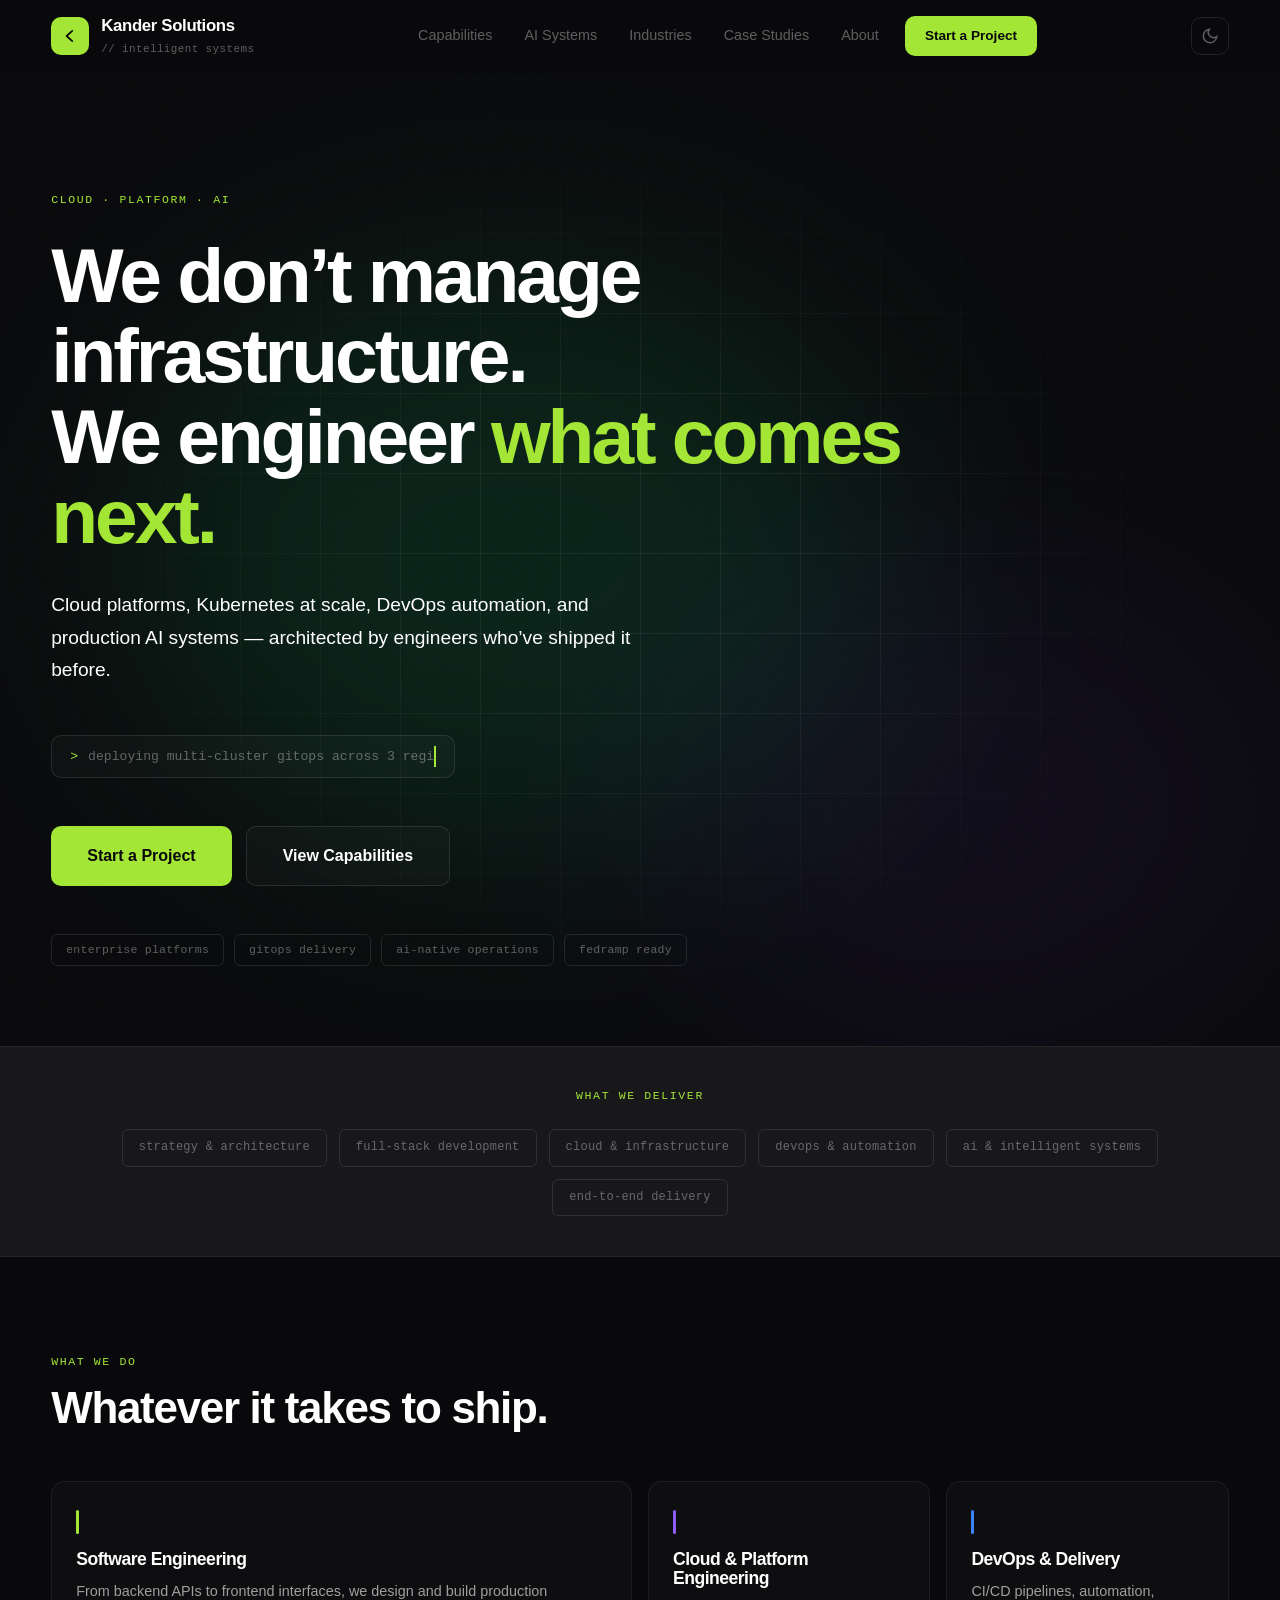
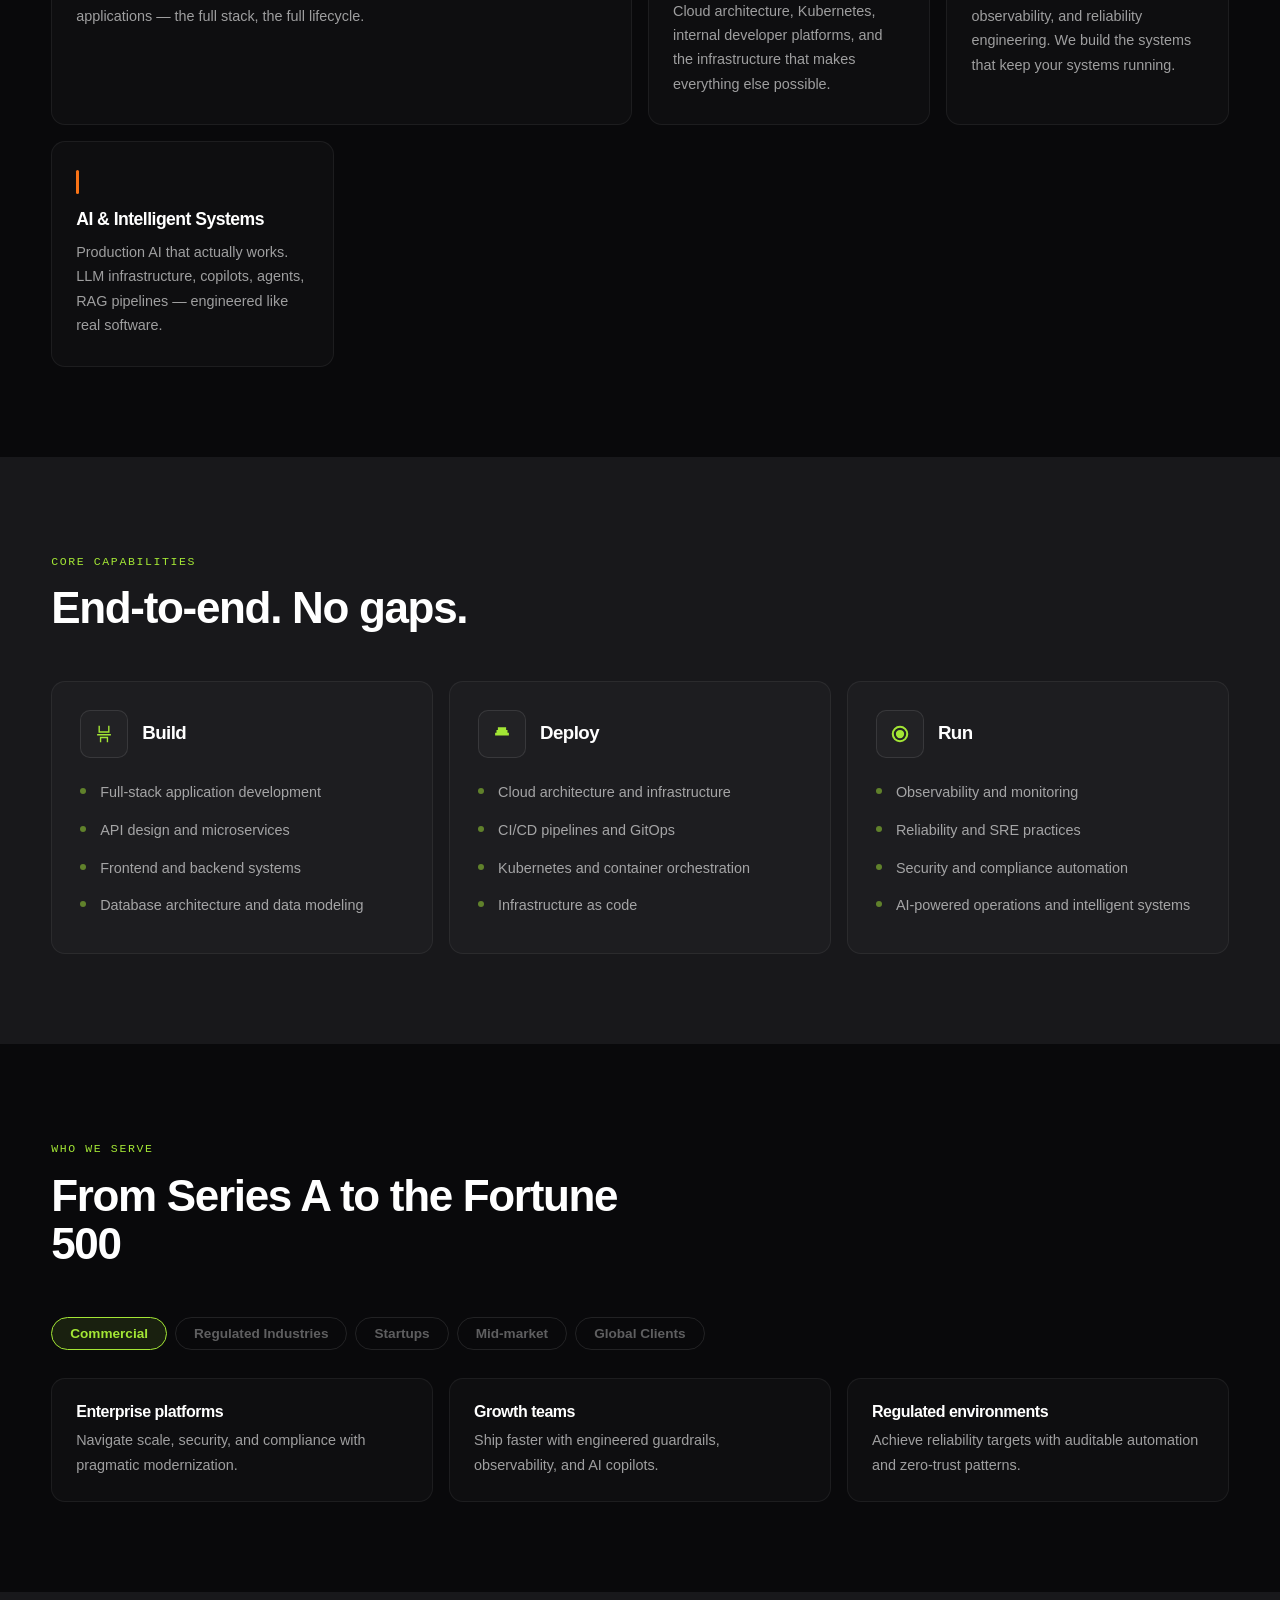
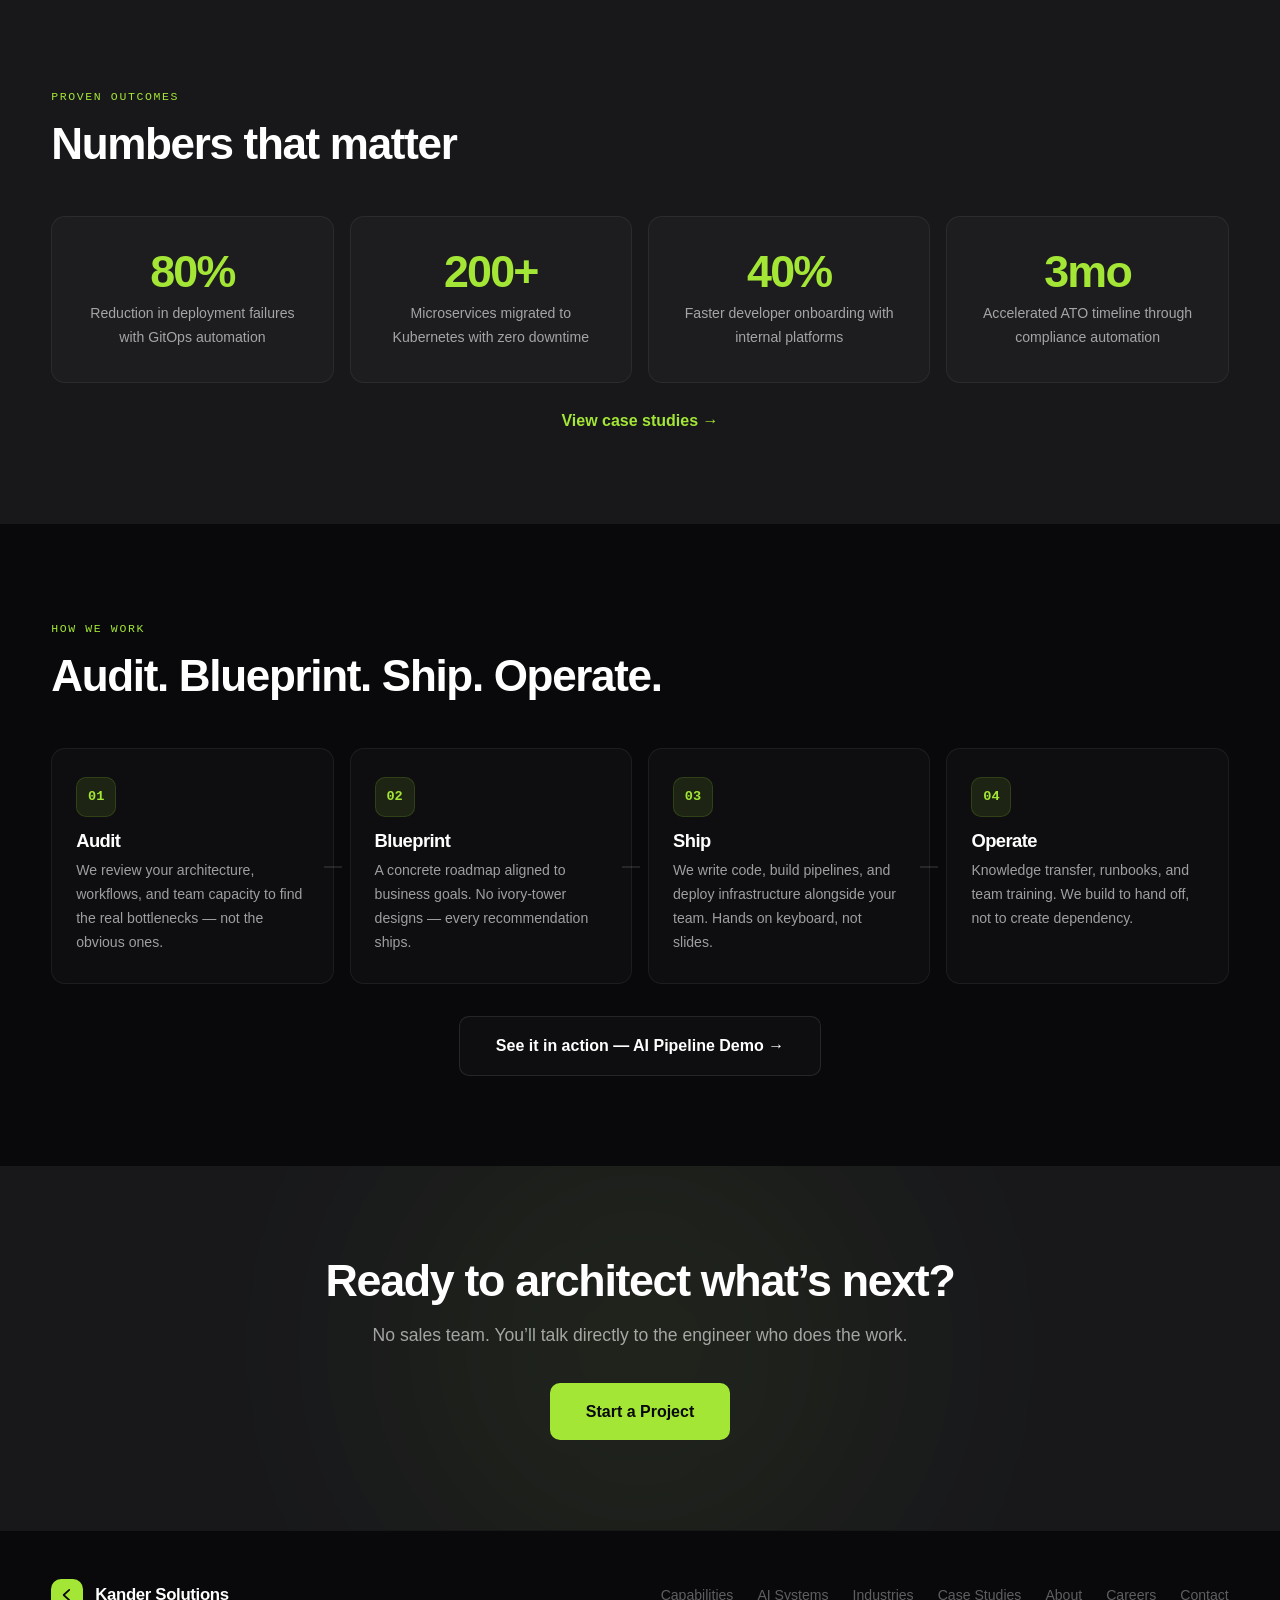
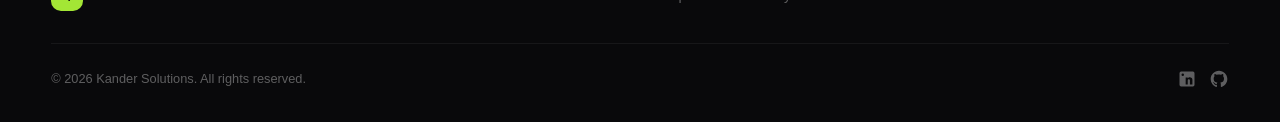
<file: index.html>
<!DOCTYPE html>
<html lang="en">
<head>
  <meta charset="UTF-8">
  <meta name="viewport" content="width=device-width, initial-scale=1.0">
  <meta http-equiv="X-Content-Type-Options" content="nosniff">
  <meta name="referrer" content="strict-origin-when-cross-origin">
  <meta http-equiv="Content-Security-Policy" content="default-src 'self'; style-src 'self' https://fonts.googleapis.com 'unsafe-inline'; font-src https://fonts.gstatic.com; img-src 'self' data:; script-src 'self' 'unsafe-inline'; connect-src 'self'; frame-ancestors 'none'; base-uri 'self'; form-action 'self';">
  <meta http-equiv="Permissions-Policy" content="camera=(), microphone=(), geolocation=(), payment=()">
  <meta name="theme-color" content="#09090b">
  <title>Kander Solutions | Modern Infrastructure &amp; Intelligent Systems</title>
  <meta name="description" content="Kander Solutions engineers resilient cloud platforms, intelligent automation, and AI-enabled operations for organizations that demand reliability at scale.">
  <link rel="icon" href="data:image/svg+xml,<svg xmlns='http://www.w3.org/2000/svg' viewBox='0 0 32 32'><rect rx='8' width='32' height='32' fill='%23a3e635'/><path d='M19 7L10 16l9 9' fill='none' stroke='%2309090b' stroke-width='3.5' stroke-linecap='round' stroke-linejoin='round'/></svg>">
  <meta property="og:title" content="Kander Solutions | Modern Infrastructure &amp; Intelligent Systems">
  <meta property="og:description" content="Kander Solutions engineers resilient cloud platforms, intelligent automation, and AI-enabled operations for organizations that demand reliability at scale.">
  <meta property="og:type" content="website">
  <meta property="og:url" content="https://kandersolutions.com">
  <meta property="og:site_name" content="Kander Solutions">
  <meta name="twitter:card" content="summary">
  <meta name="twitter:title" content="Kander Solutions | Modern Infrastructure &amp; Intelligent Systems">
  <meta name="twitter:description" content="Kander Solutions engineers resilient cloud platforms, intelligent automation, and AI-enabled operations for organizations that demand reliability at scale.">
  <link rel="preconnect" href="https://fonts.googleapis.com" crossorigin>
  <link rel="preconnect" href="https://fonts.gstatic.com" crossorigin>
  <link href="https://fonts.googleapis.com/css2?family=DM+Sans:wght@400;500;600;700&family=JetBrains+Mono:wght@400;500&family=Syne:wght@600;700;800&display=swap" rel="stylesheet">
  <link rel="stylesheet" href="styles.css">
  <script type="application/ld+json">
  {
    "@context": "https://schema.org",
    "@type": "ProfessionalService",
    "name": "Kander Solutions",
    "url": "https://kandersolutions.com",
    "description": "Cloud platform engineering, AI systems, Kubernetes, and DevOps automation consulting.",
    "areaServed": "US",
    "serviceType": ["Cloud Architecture", "Platform Engineering", "AI Systems", "DevOps Automation"]
  }
  </script>
</head>
<body>

  <div class="scroll-progress" id="scroll-progress"></div>

  <nav class="site-nav" id="site-nav">
    <div class="container">
      <div class="topbar">
        <a href="#" class="brand">
          <div class="brand__mark">
            <svg viewBox="0 0 32 32" aria-hidden="true">
              <path d="M20 7L10 16l10 9" fill="none" stroke="currentColor" stroke-width="3" stroke-linecap="round" stroke-linejoin="round"/>
            </svg>
          </div>
          <div class="brand__text">
            <span class="brand__name">Kander Solutions</span>
            <span class="brand__tagline">// intelligent systems</span>
          </div>
        </a>
        <nav class="nav" id="main-nav">
          <a href="capabilities.html">Capabilities</a>
          <a href="ai-systems.html">AI Systems</a>
          <a href="industries.html">Industries</a>
          <a href="case-studies.html">Case Studies</a>
          <a href="about.html">About</a>
          <a class="nav__btn primary" href="contact.html">Start a Project</a>
        </nav>
        <button class="theme-toggle" id="theme-toggle" aria-label="Toggle theme">
          <svg class="icon-moon" viewBox="0 0 24 24" fill="none" stroke="currentColor" stroke-width="2" stroke-linecap="round"><path d="M21 12.79A9 9 0 1111.21 3 7 7 0 0021 12.79z"/></svg>
          <svg class="icon-sun" viewBox="0 0 24 24" fill="none" stroke="currentColor" stroke-width="2" stroke-linecap="round"><circle cx="12" cy="12" r="5"/><path d="M12 1v2M12 21v2M4.22 4.22l1.42 1.42M18.36 18.36l1.42 1.42M1 12h2M21 12h2M4.22 19.78l1.42-1.42M18.36 5.64l1.42-1.42"/></svg>
        </button>
        <button class="menu-button" id="menu-button" aria-label="Open navigation">
          <span></span><span></span><span></span>
        </button>
      </div>
    </div>
  </nav>

  <header class="hero" id="hero">
    <div class="hero__gradient"></div>
    <div class="hero__noise"></div>
    <div class="hero__grid"></div>
    <div class="hero__content">
      <div class="hero__eyebrow">
        <span class="eyebrow">Cloud &middot; Platform &middot; AI</span>
      </div>
      <h1>We don&rsquo;t manage infrastructure.<br>We engineer <span class="accent-word">what comes next.</span></h1>
      <p class="hero__lede">Cloud platforms, Kubernetes at scale, DevOps automation, and production AI systems &mdash; architected by engineers who&rsquo;ve shipped it before.</p>
      <div class="hero__terminal">
        <span class="hero__terminal-prompt">&gt;</span>
        <span class="hero__terminal-text" id="terminal-text"></span>
      </div>
      <div class="hero__actions">
        <a class="btn primary large" href="contact.html">Start a Project</a>
        <a class="btn ghost large" href="capabilities.html">View Capabilities</a>
      </div>
      <div class="hero__trust">
        <span class="trust-tag">enterprise platforms</span>
        <span class="trust-tag">gitops delivery</span>
        <span class="trust-tag">ai-native operations</span>
        <span class="trust-tag">fedramp ready</span>
      </div>
    </div>
  </header>

  <section class="tech-strip">
    <div class="container">
      <span class="eyebrow tech-strip__label">What we deliver</span>
      <div class="tech-strip__badges">
        <span class="tech-badge">strategy &amp; architecture</span>
        <span class="tech-badge">full-stack development</span>
        <span class="tech-badge">cloud &amp; infrastructure</span>
        <span class="tech-badge">devops &amp; automation</span>
        <span class="tech-badge">ai &amp; intelligent systems</span>
        <span class="tech-badge">end-to-end delivery</span>
      </div>
    </div>
  </section>

  <main>
    <section id="what-we-do" class="section section--base">
      <div class="container">
        <div class="section__head">
          <span class="eyebrow">What we do</span>
          <h2>Whatever it takes to ship.</h2>
        </div>
        <div class="card-grid card-grid--featured">
          <a href="capabilities.html" class="card animate-in">
            <div class="card__accent card__accent--lime"></div>
            <h3>Software Engineering</h3>
            <p>From backend APIs to frontend interfaces, we design and build production applications &mdash; the full stack, the full lifecycle.</p>
          </a>
          <a href="capabilities.html" class="card animate-in animate-in-delay-1">
            <div class="card__accent card__accent--violet"></div>
            <h3>Cloud &amp; Platform Engineering</h3>
            <p>Cloud architecture, Kubernetes, internal developer platforms, and the infrastructure that makes everything else possible.</p>
          </a>
          <a href="capabilities.html" class="card animate-in animate-in-delay-2">
            <div class="card__accent card__accent--blue"></div>
            <h3>DevOps &amp; Delivery</h3>
            <p>CI/CD pipelines, automation, observability, and reliability engineering. We build the systems that keep your systems running.</p>
          </a>
          <a href="ai-systems.html" class="card animate-in animate-in-delay-3">
            <div class="card__accent card__accent--orange"></div>
            <h3>AI &amp; Intelligent Systems</h3>
            <p>Production AI that actually works. LLM infrastructure, copilots, agents, RAG pipelines &mdash; engineered like real software.</p>
          </a>
        </div>
      </div>
    </section>

    <section id="core-capabilities" class="section section--surface">
      <div class="container">
        <div class="section__head">
          <span class="eyebrow">Core capabilities</span>
          <h2>End-to-end. No gaps.</h2>
        </div>
        <div class="capability-grid">
          <article class="capability animate-in">
            <div class="capability__header">
              <div class="icon-box">
                <svg viewBox="0 0 32 32"><path d="M8 4h2v8h12V4h2v10H8zM6 16h20v2H6zM10 20h12v8h-2v-6h-8v6h-2z" fill="currentColor"/></svg>
              </div>
              <h3>Build</h3>
            </div>
            <ul>
              <li>Full-stack application development</li>
              <li>API design and microservices</li>
              <li>Frontend and backend systems</li>
              <li>Database architecture and data modeling</li>
            </ul>
          </article>
          <article class="capability animate-in animate-in-delay-1">
            <div class="capability__header">
              <div class="icon-box">
                <svg viewBox="0 0 32 32"><path d="M6 14h20v4H6zM8 10h16v4H8zM10 6h12v4H10z" fill="currentColor"/></svg>
              </div>
              <h3>Deploy</h3>
            </div>
            <ul>
              <li>Cloud architecture and infrastructure</li>
              <li>CI/CD pipelines and GitOps</li>
              <li>Kubernetes and container orchestration</li>
              <li>Infrastructure as code</li>
            </ul>
          </article>
          <article class="capability animate-in animate-in-delay-2">
            <div class="capability__header">
              <div class="icon-box">
                <svg viewBox="0 0 32 32"><path d="M16 4a12 12 0 110 24 12 12 0 010-24zm0 3a9 9 0 100 18 9 9 0 000-18zm0 3a6 6 0 110 12 6 6 0 010-12z" fill="currentColor"/></svg>
              </div>
              <h3>Run</h3>
            </div>
            <ul>
              <li>Observability and monitoring</li>
              <li>Reliability and SRE practices</li>
              <li>Security and compliance automation</li>
              <li>AI-powered operations and intelligent systems</li>
            </ul>
          </article>
        </div>
      </div>
    </section>

    <section id="who-we-serve" class="section section--base">
      <div class="container">
        <div class="section__head">
          <span class="eyebrow">Who we serve</span>
          <h2>From Series A to the Fortune 500</h2>
        </div>
        <div class="pill-row">
          <button class="pill-btn active" data-audience="commercial">Commercial</button>
          <button class="pill-btn" data-audience="regulated">Regulated Industries</button>
          <button class="pill-btn" data-audience="startups">Startups</button>
          <button class="pill-btn" data-audience="mid-market">Mid-market</button>
          <button class="pill-btn" data-audience="global">Global Clients</button>
        </div>
        <div class="audience-cards" id="audience-commercial">
          <div class="audience-card">
            <h4>Enterprise platforms</h4>
            <p>Navigate scale, security, and compliance with pragmatic modernization.</p>
          </div>
          <div class="audience-card">
            <h4>Growth teams</h4>
            <p>Ship faster with engineered guardrails, observability, and AI copilots.</p>
          </div>
          <div class="audience-card">
            <h4>Regulated environments</h4>
            <p>Achieve reliability targets with auditable automation and zero-trust patterns.</p>
          </div>
        </div>
        <div class="audience-cards hidden" id="audience-regulated">
          <div class="audience-card">
            <h4>Compliance frameworks</h4>
            <p>Build compliant cloud environments meeting FedRAMP, HIPAA, SOC2, and other regulatory standards.</p>
          </div>
          <div class="audience-card">
            <h4>Mission-critical systems</h4>
            <p>Deliver resilient platforms for organizations in healthcare, finance, and government that cannot afford downtime.</p>
          </div>
          <div class="audience-card">
            <h4>Authority to Operate</h4>
            <p>Accelerate ATO timelines with automated compliance, continuous monitoring, and documentation.</p>
          </div>
        </div>
        <div class="audience-cards hidden" id="audience-startups">
          <div class="audience-card">
            <h4>Platform foundations</h4>
            <p>Get infrastructure right from day one without slowing down delivery.</p>
          </div>
          <div class="audience-card">
            <h4>Scale readiness</h4>
            <p>Architect for the growth you&rsquo;re planning, not just the traffic you have today.</p>
          </div>
          <div class="audience-card">
            <h4>Developer velocity</h4>
            <p>Automate pipelines and environments so your team ships features, not YAML.</p>
          </div>
        </div>
        <div class="audience-cards hidden" id="audience-mid-market">
          <div class="audience-card">
            <h4>Cloud migration</h4>
            <p>Move workloads to the cloud with a clear plan, minimal risk, and zero lock-in.</p>
          </div>
          <div class="audience-card">
            <h4>Operational maturity</h4>
            <p>Introduce automation, monitoring, and incident response that scales with you.</p>
          </div>
          <div class="audience-card">
            <h4>Cost optimization</h4>
            <p>Right-size your infrastructure spend without sacrificing reliability or security.</p>
          </div>
        </div>
        <div class="audience-cards hidden" id="audience-global">
          <div class="audience-card">
            <h4>Multi-region platforms</h4>
            <p>Deliver consistent infrastructure across regions with centralized governance.</p>
          </div>
          <div class="audience-card">
            <h4>Distributed teams</h4>
            <p>Enable global engineering teams with self-service platforms and shared standards.</p>
          </div>
          <div class="audience-card">
            <h4>Data sovereignty</h4>
            <p>Meet local compliance requirements while maintaining operational efficiency.</p>
          </div>
        </div>
      </div>
    </section>

    <section class="section section--surface">
      <div class="container">
        <div class="section__head">
          <span class="eyebrow">Proven outcomes</span>
          <h2>Numbers that matter</h2>
        </div>
        <div class="metrics-grid">
          <div class="metric-card animate-in">
            <div class="metric-number">80%</div>
            <p>Reduction in deployment failures with GitOps automation</p>
          </div>
          <div class="metric-card animate-in animate-in-delay-1">
            <div class="metric-number">200+</div>
            <p>Microservices migrated to Kubernetes with zero downtime</p>
          </div>
          <div class="metric-card animate-in animate-in-delay-2">
            <div class="metric-number">40%</div>
            <p>Faster developer onboarding with internal platforms</p>
          </div>
          <div class="metric-card animate-in animate-in-delay-3">
            <div class="metric-number">3mo</div>
            <p>Accelerated ATO timeline through compliance automation</p>
          </div>
        </div>
        <p style="text-align:center;margin-top:24px;"><a href="case-studies.html" style="color:var(--accent);font-weight:600;">View case studies &rarr;</a></p>
      </div>
    </section>

    <section id="how-we-work" class="section section--base">
      <div class="container">
        <div class="section__head">
          <span class="eyebrow">How we work</span>
          <h2>Audit. Blueprint. Ship. Operate.</h2>
        </div>
        <div class="process">
          <div class="process__item animate-in">
            <span class="step">01</span>
            <h3>Audit</h3>
            <p>We review your architecture, workflows, and team capacity to find the real bottlenecks &mdash; not the obvious ones.</p>
          </div>
          <div class="process__item animate-in animate-in-delay-1">
            <span class="step">02</span>
            <h3>Blueprint</h3>
            <p>A concrete roadmap aligned to business goals. No ivory-tower designs &mdash; every recommendation ships.</p>
          </div>
          <div class="process__item animate-in animate-in-delay-2">
            <span class="step">03</span>
            <h3>Ship</h3>
            <p>We write code, build pipelines, and deploy infrastructure alongside your team. Hands on keyboard, not slides.</p>
          </div>
          <div class="process__item animate-in animate-in-delay-3">
            <span class="step">04</span>
            <h3>Operate</h3>
            <p>Knowledge transfer, runbooks, and team training. We build to hand off, not to create dependency.</p>
          </div>
        </div>
        <div style="text-align:center;margin-top:32px;">
          <a class="btn ghost large" href="pipeline-demo.html">See it in action &mdash; AI Pipeline Demo &rarr;</a>
        </div>
      </div>
    </section>

    <section class="cta-banner">
      <div class="cta-banner__glow"></div>
      <div class="container">
        <div class="cta-box">
          <h2>Ready to architect what&rsquo;s next?</h2>
          <p>No sales team. You&rsquo;ll talk directly to the engineer who does the work.</p>
          <a class="btn primary large" href="contact.html">Start a Project</a>
        </div>
      </div>
    </section>
  </main>

  <footer class="footer">
    <div class="container">
      <div class="footer__top">
        <a href="#" class="brand small">
          <div class="brand__mark small">
            <svg viewBox="0 0 32 32" aria-hidden="true">
              <path d="M20 7L10 16l10 9" fill="none" stroke="currentColor" stroke-width="3" stroke-linecap="round" stroke-linejoin="round"/>
            </svg>
          </div>
          <div class="brand__text">
            <span class="brand__name">Kander Solutions</span>
          </div>
        </a>
        <div class="footer__links">
          <a href="capabilities.html">Capabilities</a>
          <a href="ai-systems.html">AI Systems</a>
          <a href="industries.html">Industries</a>
          <a href="case-studies.html">Case Studies</a>
          <a href="about.html">About</a>
          <a href="careers.html">Careers</a>
          <a href="contact.html">Contact</a>
        </div>
      </div>
      <div class="footer__bottom-row">
        <p class="footer__copy">&copy; 2026 Kander Solutions. All rights reserved.</p>
        <div class="social-icons">
          <a href="#" aria-label="LinkedIn"><svg viewBox="0 0 24 24" fill="currentColor"><path d="M19 3a2 2 0 012 2v14a2 2 0 01-2 2H5a2 2 0 01-2-2V5a2 2 0 012-2h14m-.5 15.5v-5.3a3.3 3.3 0 00-3.3-3.3c-.8 0-1.8.5-2.3 1.3v-1.1h-2.5v8.4h2.5v-4.9c0-.7.6-1.3 1.3-1.3a1.3 1.3 0 011.3 1.3v4.9h2.5M6.9 8.5a1.5 1.5 0 001.5-1.5A1.5 1.5 0 006.9 5.5a1.5 1.5 0 00-1.5 1.5 1.5 1.5 0 001.5 1.5m1.2 10h-2.5V10h2.5v8.5z"/></svg></a>
          <a href="#" aria-label="GitHub"><svg viewBox="0 0 24 24" fill="currentColor"><path d="M12 2C6.5 2 2 6.5 2 12c0 4.4 2.9 8.2 6.8 9.5.5.1.7-.2.7-.5v-2c-2.8.6-3.3-1.2-3.3-1.2-.5-1.1-1.1-1.4-1.1-1.4-.9-.6.1-.6.1-.6 1 .1 1.5 1 1.5 1 .9 1.5 2.3 1.1 2.8.8.1-.7.3-1.1.6-1.3-2.2-.3-4.5-1.1-4.5-5 0-1.1.4-2 1-2.7-.1-.2-.4-1.3.1-2.6 0 0 .8-.3 2.7 1 .8-.2 1.6-.3 2.4-.3s1.6.1 2.4.3c1.8-1.3 2.7-1 2.7-1 .5 1.4.2 2.4.1 2.6.6.7 1 1.6 1 2.7 0 3.9-2.3 4.7-4.5 5 .4.3.7.9.7 1.9v2.8c0 .3.2.6.7.5C19.1 20.2 22 16.4 22 12c0-5.5-4.5-10-10-10z"/></svg></a>
        </div>
      </div>
    </div>
  </footer>

  <script>
    // Menu toggle
    var menuBtn = document.getElementById('menu-button');
    var mainNav = document.getElementById('main-nav');
    menuBtn.addEventListener('click', function() {
      mainNav.classList.toggle('open');
      menuBtn.classList.toggle('open');
    });

    // Theme toggle
    (function() {
      var toggle = document.getElementById('theme-toggle');
      var html = document.documentElement;
      var stored = localStorage.getItem('theme');
      if (stored) html.setAttribute('data-theme', stored);
      toggle.addEventListener('click', function() {
        var current = html.getAttribute('data-theme');
        var next = current === 'light' ? 'dark' : 'light';
        html.setAttribute('data-theme', next);
        localStorage.setItem('theme', next);
      });
    })();

    // Scroll progress + nav background
    (function() {
      var progress = document.getElementById('scroll-progress');
      var nav = document.getElementById('site-nav');
      window.addEventListener('scroll', function() {
        var scrollTop = window.scrollY;
        var docHeight = document.documentElement.scrollHeight - window.innerHeight;
        if (docHeight > 0) progress.style.width = (scrollTop / docHeight * 100) + '%';
        if (scrollTop > 40) nav.classList.add('scrolled');
        else nav.classList.remove('scrolled');
      }, { passive: true });
    })();

    // Hero mouse tracking
    (function() {
      var hero = document.getElementById('hero');
      if (!hero) return;
      var reducedMotion = window.matchMedia('(prefers-reduced-motion: reduce)').matches;
      if (reducedMotion) return;
      hero.addEventListener('mousemove', function(e) {
        var rect = hero.getBoundingClientRect();
        var x = ((e.clientX - rect.left) / rect.width * 100).toFixed(1);
        var y = ((e.clientY - rect.top) / rect.height * 100).toFixed(1);
        hero.style.setProperty('--mouse-x', x);
        hero.style.setProperty('--mouse-y', y);
      });
    })();

    // Terminal typing effect
    (function() {
      var el = document.getElementById('terminal-text');
      if (!el) return;
      var lines = [
        'deploying multi-cluster gitops across 3 regions...',
        'migrating 200+ microservices to kubernetes...',
        'building rag pipelines on enterprise data...',
        'shipping gpu infrastructure for ai teams...',
        'automating compliance for fedramp high...'
      ];
      var lineIdx = 0, charIdx = 0, deleting = false, pause = 0;
      var reducedMotion = window.matchMedia('(prefers-reduced-motion: reduce)').matches;
      if (reducedMotion) { el.textContent = lines[0]; return; }
      function tick() {
        if (pause > 0) { pause--; requestAnimationFrame(tick); return; }
        var line = lines[lineIdx];
        if (!deleting) {
          el.textContent = line.substring(0, charIdx + 1);
          charIdx++;
          if (charIdx >= line.length) { deleting = true; pause = 120; }
        } else {
          el.textContent = line.substring(0, charIdx);
          charIdx--;
          if (charIdx < 0) { deleting = false; charIdx = 0; lineIdx = (lineIdx + 1) % lines.length; pause = 30; }
        }
        setTimeout(tick, deleting ? 25 : 45);
      }
      tick();
    })();

    // Audience tab switching
    var audienceMap = {
      commercial: 'audience-commercial',
      regulated: 'audience-regulated',
      startups: 'audience-startups',
      'mid-market': 'audience-mid-market',
      global: 'audience-global'
    };
    document.querySelectorAll('.pill-btn').forEach(function(btn) {
      btn.addEventListener('click', function() {
        document.querySelectorAll('.pill-btn').forEach(function(b) { b.classList.remove('active'); });
        btn.classList.add('active');
        Object.values(audienceMap).forEach(function(id) { document.getElementById(id).classList.add('hidden'); });
        var target = audienceMap[btn.dataset.audience];
        if (target) document.getElementById(target).classList.remove('hidden');
      });
    });

    // Footer email obfuscation
    (function() {
      var u = 'info', d = 'kandersolutions.com';
      var el = document.getElementById('footer-email');
      if (el) { el.href = 'mailto:' + u + '@' + d; el.textContent = u + '@' + d; }
    })();

    // Scroll animations
    var observer = new IntersectionObserver(function(entries) {
      entries.forEach(function(entry) {
        if (entry.isIntersecting) {
          entry.target.classList.add('is-visible');
          observer.unobserve(entry.target);
        }
      });
    }, { threshold: 0.1 });
    document.querySelectorAll('.animate-in').forEach(function(el) {
      observer.observe(el);
    });
  </script>
</body>
</html>
</file>
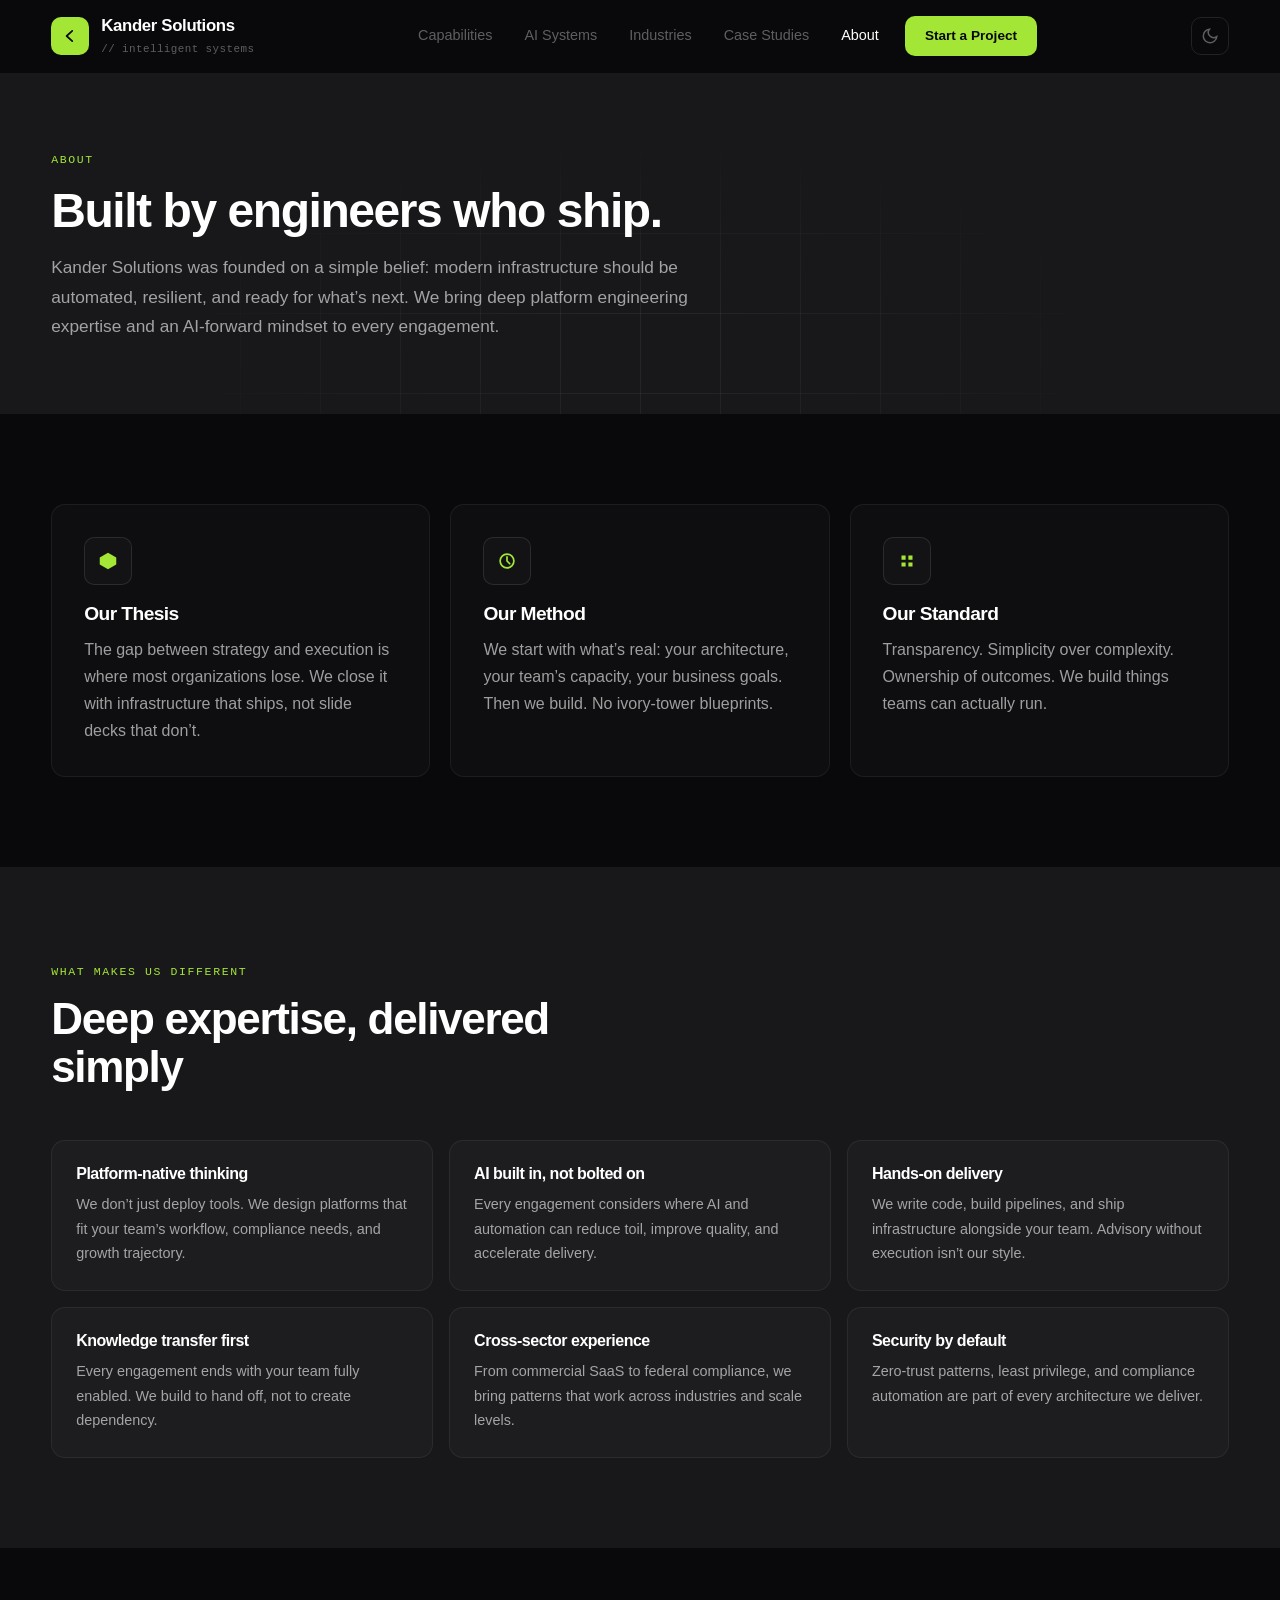
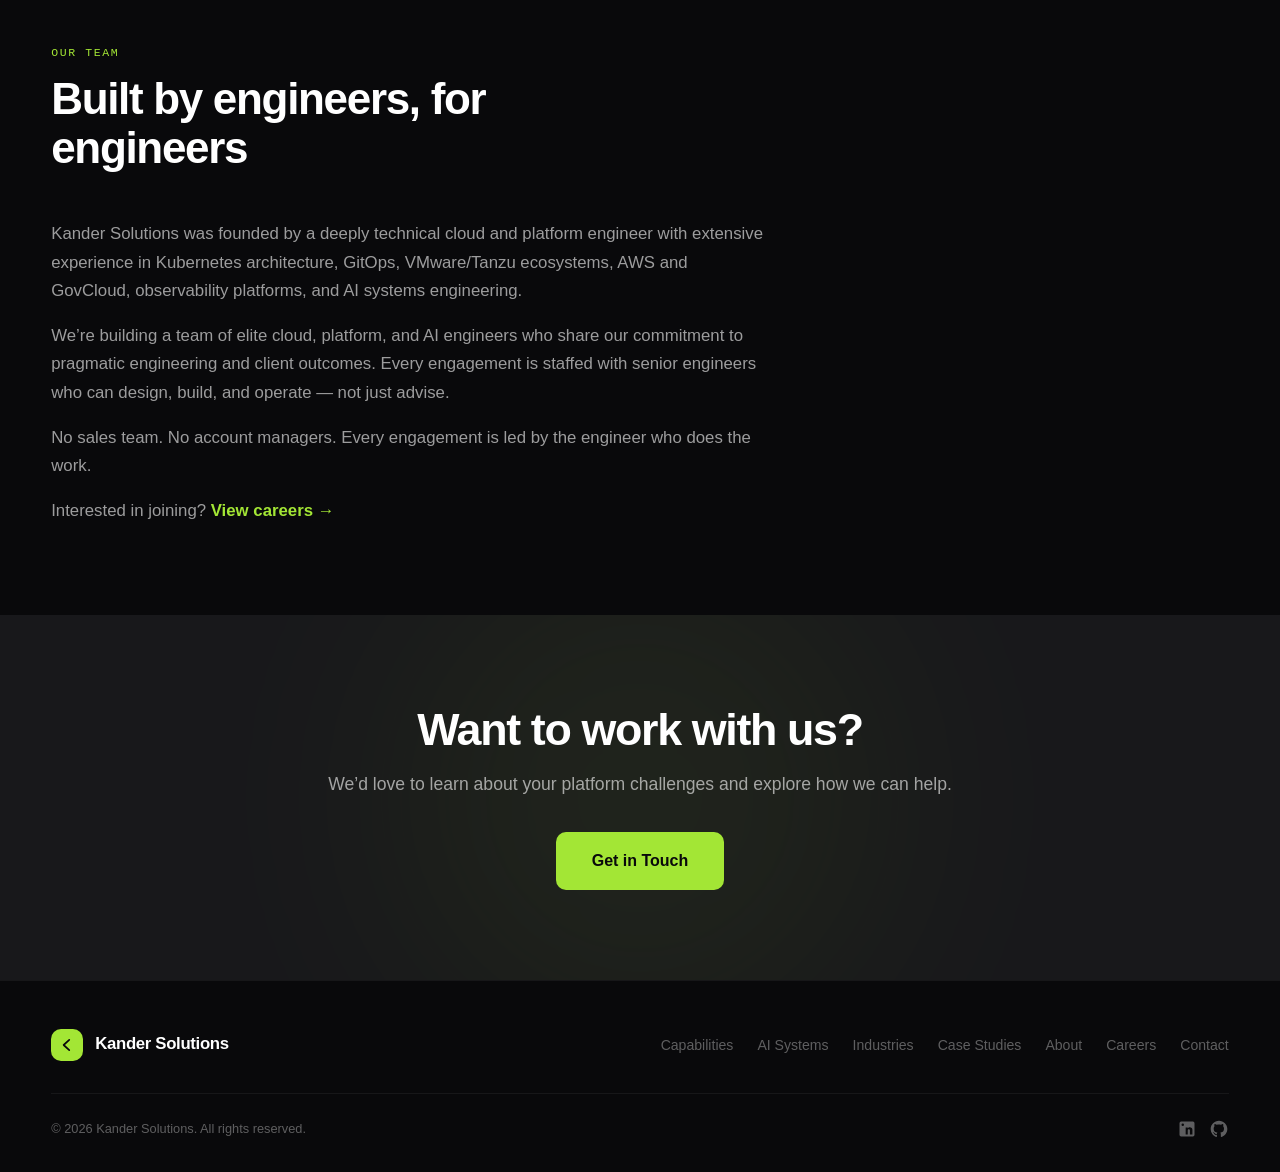
<file: about.html>
<!DOCTYPE html>
<html lang="en">
<head>
  <meta charset="UTF-8">
  <meta name="viewport" content="width=device-width, initial-scale=1.0">
  <meta http-equiv="X-Content-Type-Options" content="nosniff">
  <meta name="referrer" content="strict-origin-when-cross-origin">
  <meta http-equiv="Content-Security-Policy" content="default-src 'self'; style-src 'self' https://fonts.googleapis.com 'unsafe-inline'; font-src https://fonts.gstatic.com; img-src 'self' data:; script-src 'self' 'unsafe-inline'; connect-src 'self'; frame-ancestors 'none'; base-uri 'self'; form-action 'self';">
  <meta http-equiv="Permissions-Policy" content="camera=(), microphone=(), geolocation=(), payment=()">
  <meta name="theme-color" content="#09090b">
  <title>About | Kander Solutions</title>
  <meta name="description" content="Learn about Kander Solutions: our mission, approach, values, and what sets us apart in modern infrastructure and AI delivery.">
  <meta property="og:title" content="About | Kander Solutions">
  <meta property="og:description" content="Learn about Kander Solutions: our mission, approach, values, and what sets us apart in modern infrastructure and AI delivery.">
  <meta property="og:type" content="website">
  <meta property="og:url" content="https://kandersolutions.com/about.html">
  <meta property="og:site_name" content="Kander Solutions">
  <meta name="twitter:card" content="summary">
  <link rel="icon" href="data:image/svg+xml,<svg xmlns='http://www.w3.org/2000/svg' viewBox='0 0 32 32'><rect rx='8' width='32' height='32' fill='%23a3e635'/><path d='M19 7L10 16l9 9' fill='none' stroke='%2309090b' stroke-width='3.5' stroke-linecap='round' stroke-linejoin='round'/></svg>">
  <link rel="preconnect" href="https://fonts.googleapis.com" crossorigin>
  <link rel="preconnect" href="https://fonts.gstatic.com" crossorigin>
  <link href="https://fonts.googleapis.com/css2?family=DM+Sans:wght@400;500;600;700&family=JetBrains+Mono:wght@400;500&family=Syne:wght@600;700;800&display=swap" rel="stylesheet">
  <link rel="stylesheet" href="styles.css">
</head>
<body>

  <div class="scroll-progress" id="scroll-progress"></div>

  <nav class="site-nav" id="site-nav">
    <div class="container">
      <div class="topbar">
        <a href="index.html" class="brand">
          <div class="brand__mark">
            <svg viewBox="0 0 32 32" aria-hidden="true">
              <path d="M20 7L10 16l10 9" fill="none" stroke="currentColor" stroke-width="3" stroke-linecap="round" stroke-linejoin="round"/>
            </svg>
          </div>
          <div class="brand__text">
            <span class="brand__name">Kander Solutions</span>
            <span class="brand__tagline">// intelligent systems</span>
          </div>
        </a>
        <nav class="nav" id="main-nav">
          <a href="capabilities.html">Capabilities</a>
          <a href="ai-systems.html">AI Systems</a>
          <a href="industries.html">Industries</a>
          <a href="case-studies.html">Case Studies</a>
          <a href="#" class="active">About</a>
          <a class="nav__btn primary" href="contact.html">Start a Project</a>
        </nav>
        <button class="theme-toggle" id="theme-toggle" aria-label="Toggle theme">
          <svg class="icon-moon" viewBox="0 0 24 24" fill="none" stroke="currentColor" stroke-width="2" stroke-linecap="round"><path d="M21 12.79A9 9 0 1111.21 3 7 7 0 0021 12.79z"/></svg>
          <svg class="icon-sun" viewBox="0 0 24 24" fill="none" stroke="currentColor" stroke-width="2" stroke-linecap="round"><circle cx="12" cy="12" r="5"/><path d="M12 1v2M12 21v2M4.22 4.22l1.42 1.42M18.36 18.36l1.42 1.42M1 12h2M21 12h2M4.22 19.78l1.42-1.42M18.36 5.64l1.42-1.42"/></svg>
        </button>
        <button class="menu-button" id="menu-button" aria-label="Open navigation">
          <span></span><span></span><span></span>
        </button>
      </div>
    </div>
  </nav>

  <main>
    <section class="page-hero">
      <div class="container">
        <span class="eyebrow">About</span>
        <h1>Built by engineers who ship.</h1>
        <p class="lede">Kander Solutions was founded on a simple belief: modern infrastructure should be automated, resilient, and ready for what&rsquo;s next. We bring deep platform engineering expertise and an AI-forward mindset to every engagement.</p>
      </div>
    </section>

    <section class="section section--base">
      <div class="container">
        <div class="about-grid">
          <div class="about-block animate-in" style="transition-delay:.1s">
            <div class="icon-box">
              <svg viewBox="0 0 32 32"><path d="M16 4l12 7v10l-12 7-12-7V11z" fill="currentColor"/></svg>
            </div>
            <h3>Our Thesis</h3>
            <p>The gap between strategy and execution is where most organizations lose. We close it with infrastructure that ships, not slide decks that don&rsquo;t.</p>
          </div>
          <div class="about-block animate-in" style="transition-delay:.2s">
            <div class="icon-box">
              <svg viewBox="0 0 32 32"><circle cx="16" cy="16" r="10" fill="none" stroke="currentColor" stroke-width="2.5"/><path d="M16 10v6l4 4" fill="none" stroke="currentColor" stroke-width="2.5" stroke-linecap="round" stroke-linejoin="round"/></svg>
            </div>
            <h3>Our Method</h3>
            <p>We start with what&rsquo;s real: your architecture, your team&rsquo;s capacity, your business goals. Then we build. No ivory-tower blueprints.</p>
          </div>
          <div class="about-block animate-in" style="transition-delay:.3s">
            <div class="icon-box">
              <svg viewBox="0 0 32 32"><path d="M8 8h6v6H8zM18 8h6v6h-6zM8 18h6v6H8zM18 18h6v6h-6z" fill="currentColor"/></svg>
            </div>
            <h3>Our Standard</h3>
            <p>Transparency. Simplicity over complexity. Ownership of outcomes. We build things teams can actually run.</p>
          </div>
        </div>
      </div>
    </section>

    <section class="section section--surface">
      <div class="container">
        <div class="section__head">
          <span class="eyebrow">What makes us different</span>
          <h2>Deep expertise, delivered simply</h2>
        </div>
        <div class="differentiator-grid">
          <div class="differentiator animate-in" style="transition-delay:.1s">
            <h4>Platform-native thinking</h4>
            <p>We don&rsquo;t just deploy tools. We design platforms that fit your team&rsquo;s workflow, compliance needs, and growth trajectory.</p>
          </div>
          <div class="differentiator animate-in" style="transition-delay:.2s">
            <h4>AI built in, not bolted on</h4>
            <p>Every engagement considers where AI and automation can reduce toil, improve quality, and accelerate delivery.</p>
          </div>
          <div class="differentiator animate-in" style="transition-delay:.3s">
            <h4>Hands-on delivery</h4>
            <p>We write code, build pipelines, and ship infrastructure alongside your team. Advisory without execution isn&rsquo;t our style.</p>
          </div>
          <div class="differentiator animate-in" style="transition-delay:.4s">
            <h4>Knowledge transfer first</h4>
            <p>Every engagement ends with your team fully enabled. We build to hand off, not to create dependency.</p>
          </div>
          <div class="differentiator animate-in" style="transition-delay:.5s">
            <h4>Cross-sector experience</h4>
            <p>From commercial SaaS to federal compliance, we bring patterns that work across industries and scale levels.</p>
          </div>
          <div class="differentiator animate-in" style="transition-delay:.6s">
            <h4>Security by default</h4>
            <p>Zero-trust patterns, least privilege, and compliance automation are part of every architecture we deliver.</p>
          </div>
        </div>
      </div>
    </section>

    <section class="section section--base">
      <div class="container">
        <div class="section__head">
          <span class="eyebrow">Our Team</span>
          <h2>Built by engineers, for engineers</h2>
        </div>
        <div class="about-team-text" style="max-width:720px;">
          <p style="font-size:1.05rem;margin-bottom:16px;">Kander Solutions was founded by a deeply technical cloud and platform engineer with extensive experience in Kubernetes architecture, GitOps, VMware/Tanzu ecosystems, AWS and GovCloud, observability platforms, and AI systems engineering.</p>
          <p style="font-size:1.05rem;margin-bottom:16px;">We&rsquo;re building a team of elite cloud, platform, and AI engineers who share our commitment to pragmatic engineering and client outcomes. Every engagement is staffed with senior engineers who can design, build, and operate &mdash; not just advise.</p>
          <p style="font-size:1.05rem;margin-bottom:16px;">No sales team. No account managers. Every engagement is led by the engineer who does the work.</p>
          <p style="font-size:1.05rem;color:var(--text-muted);">Interested in joining? <a href="careers.html" style="color:var(--accent);font-weight:600;">View careers &rarr;</a></p>
        </div>
      </div>
    </section>

    <section class="cta-banner">
      <div class="cta-banner__glow"></div>
      <div class="container">
        <div class="cta-box">
          <h2>Want to work with us?</h2>
          <p>We&rsquo;d love to learn about your platform challenges and explore how we can help.</p>
          <a class="btn primary large" href="contact.html">Get in Touch</a>
        </div>
      </div>
    </section>
  </main>

  <footer class="footer">
    <div class="container">
      <div class="footer__top">
        <a href="index.html" class="brand small">
          <div class="brand__mark small">
            <svg viewBox="0 0 32 32" aria-hidden="true">
              <path d="M20 7L10 16l10 9" fill="none" stroke="currentColor" stroke-width="3" stroke-linecap="round" stroke-linejoin="round"/>
            </svg>
          </div>
          <div class="brand__text">
            <span class="brand__name">Kander Solutions</span>
          </div>
        </a>
        <div class="footer__links">
          <a href="capabilities.html">Capabilities</a>
          <a href="ai-systems.html">AI Systems</a>
          <a href="industries.html">Industries</a>
          <a href="case-studies.html">Case Studies</a>
          <a href="about.html">About</a>
          <a href="careers.html">Careers</a>
          <a href="contact.html">Contact</a>
        </div>
      </div>
      <div class="footer__bottom-row">
        <p class="footer__copy">&copy; 2026 Kander Solutions. All rights reserved.</p>
        <div class="social-icons">
          <a href="#" aria-label="LinkedIn"><svg viewBox="0 0 24 24" fill="currentColor"><path d="M19 3a2 2 0 012 2v14a2 2 0 01-2 2H5a2 2 0 01-2-2V5a2 2 0 012-2h14m-.5 15.5v-5.3a3.3 3.3 0 00-3.3-3.3c-.8 0-1.8.5-2.3 1.3v-1.1h-2.5v8.4h2.5v-4.9c0-.7.6-1.3 1.3-1.3a1.3 1.3 0 011.3 1.3v4.9h2.5M6.9 8.5a1.5 1.5 0 001.5-1.5A1.5 1.5 0 006.9 5.5a1.5 1.5 0 00-1.5 1.5 1.5 1.5 0 001.5 1.5m1.2 10h-2.5V10h2.5v8.5z"/></svg></a>
          <a href="#" aria-label="GitHub"><svg viewBox="0 0 24 24" fill="currentColor"><path d="M12 2C6.5 2 2 6.5 2 12c0 4.4 2.9 8.2 6.8 9.5.5.1.7-.2.7-.5v-2c-2.8.6-3.3-1.2-3.3-1.2-.5-1.1-1.1-1.4-1.1-1.4-.9-.6.1-.6.1-.6 1 .1 1.5 1 1.5 1 .9 1.5 2.3 1.1 2.8.8.1-.7.3-1.1.6-1.3-2.2-.3-4.5-1.1-4.5-5 0-1.1.4-2 1-2.7-.1-.2-.4-1.3.1-2.6 0 0 .8-.3 2.7 1 .8-.2 1.6-.3 2.4-.3s1.6.1 2.4.3c1.8-1.3 2.7-1 2.7-1 .5 1.4.2 2.4.1 2.6.6.7 1 1.6 1 2.7 0 3.9-2.3 4.7-4.5 5 .4.3.7.9.7 1.9v2.8c0 .3.2.6.7.5C19.1 20.2 22 16.4 22 12c0-5.5-4.5-10-10-10z"/></svg></a>
        </div>
      </div>
    </div>
  </footer>

  <script>
    // Menu toggle
    var menuBtn = document.getElementById('menu-button');
    var mainNav = document.getElementById('main-nav');
    menuBtn.addEventListener('click', function() {
      mainNav.classList.toggle('open');
      menuBtn.classList.toggle('open');
    });

    // Theme toggle
    (function() {
      var toggle = document.getElementById('theme-toggle');
      var html = document.documentElement;
      var stored = localStorage.getItem('theme');
      if (stored) html.setAttribute('data-theme', stored);
      toggle.addEventListener('click', function() {
        var current = html.getAttribute('data-theme');
        var next = current === 'light' ? 'dark' : 'light';
        html.setAttribute('data-theme', next);
        localStorage.setItem('theme', next);
      });
    })();

    // Scroll progress + nav background
    (function() {
      var progress = document.getElementById('scroll-progress');
      var nav = document.getElementById('site-nav');
      window.addEventListener('scroll', function() {
        var scrollTop = window.scrollY;
        var docHeight = document.documentElement.scrollHeight - window.innerHeight;
        if (docHeight > 0) progress.style.width = (scrollTop / docHeight * 100) + '%';
        if (scrollTop > 40) nav.classList.add('scrolled');
        else nav.classList.remove('scrolled');
      }, { passive: true });
    })();

    // Scroll animations
    var observer = new IntersectionObserver(function(entries) {
      entries.forEach(function(entry) {
        if (entry.isIntersecting) {
          entry.target.classList.add('is-visible');
          observer.unobserve(entry.target);
        }
      });
    }, { threshold: 0.1 });
    document.querySelectorAll('.animate-in').forEach(function(el) {
      observer.observe(el);
    });
  </script>
</body>
</html>
</file>
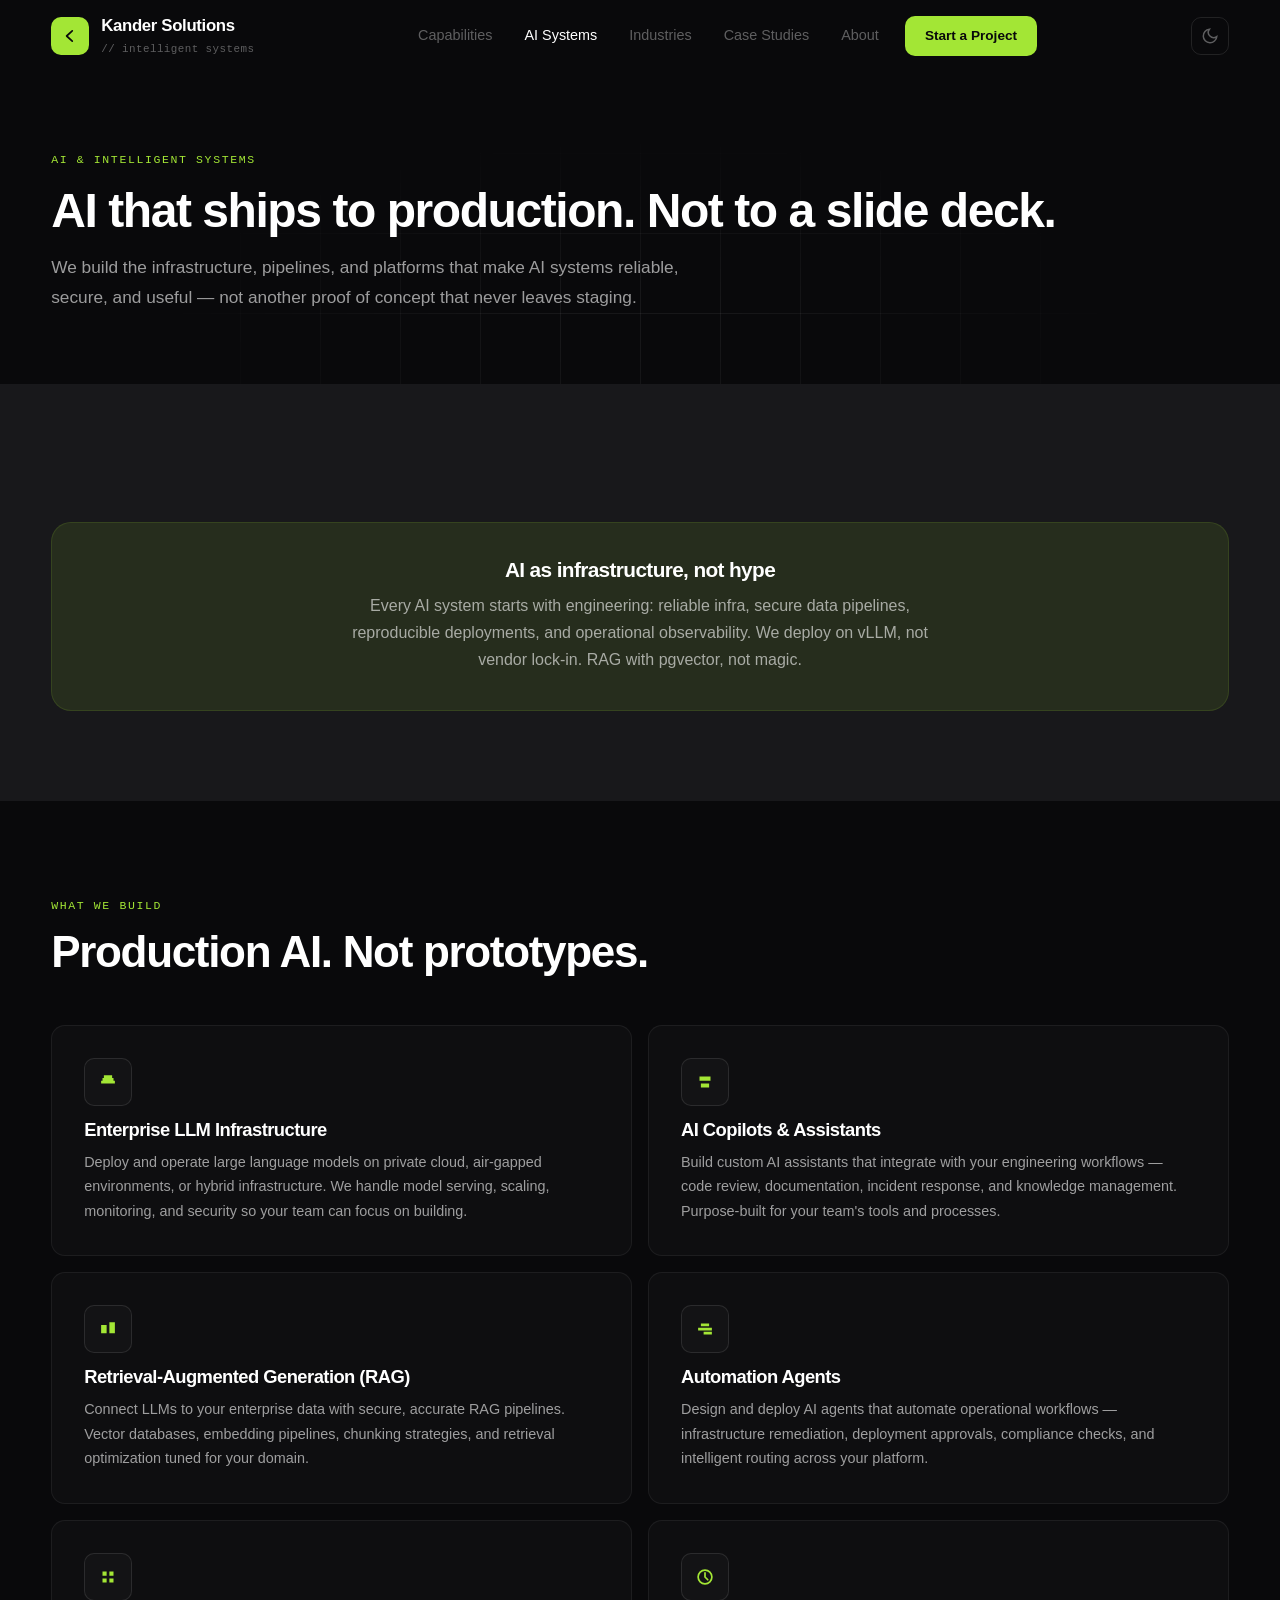
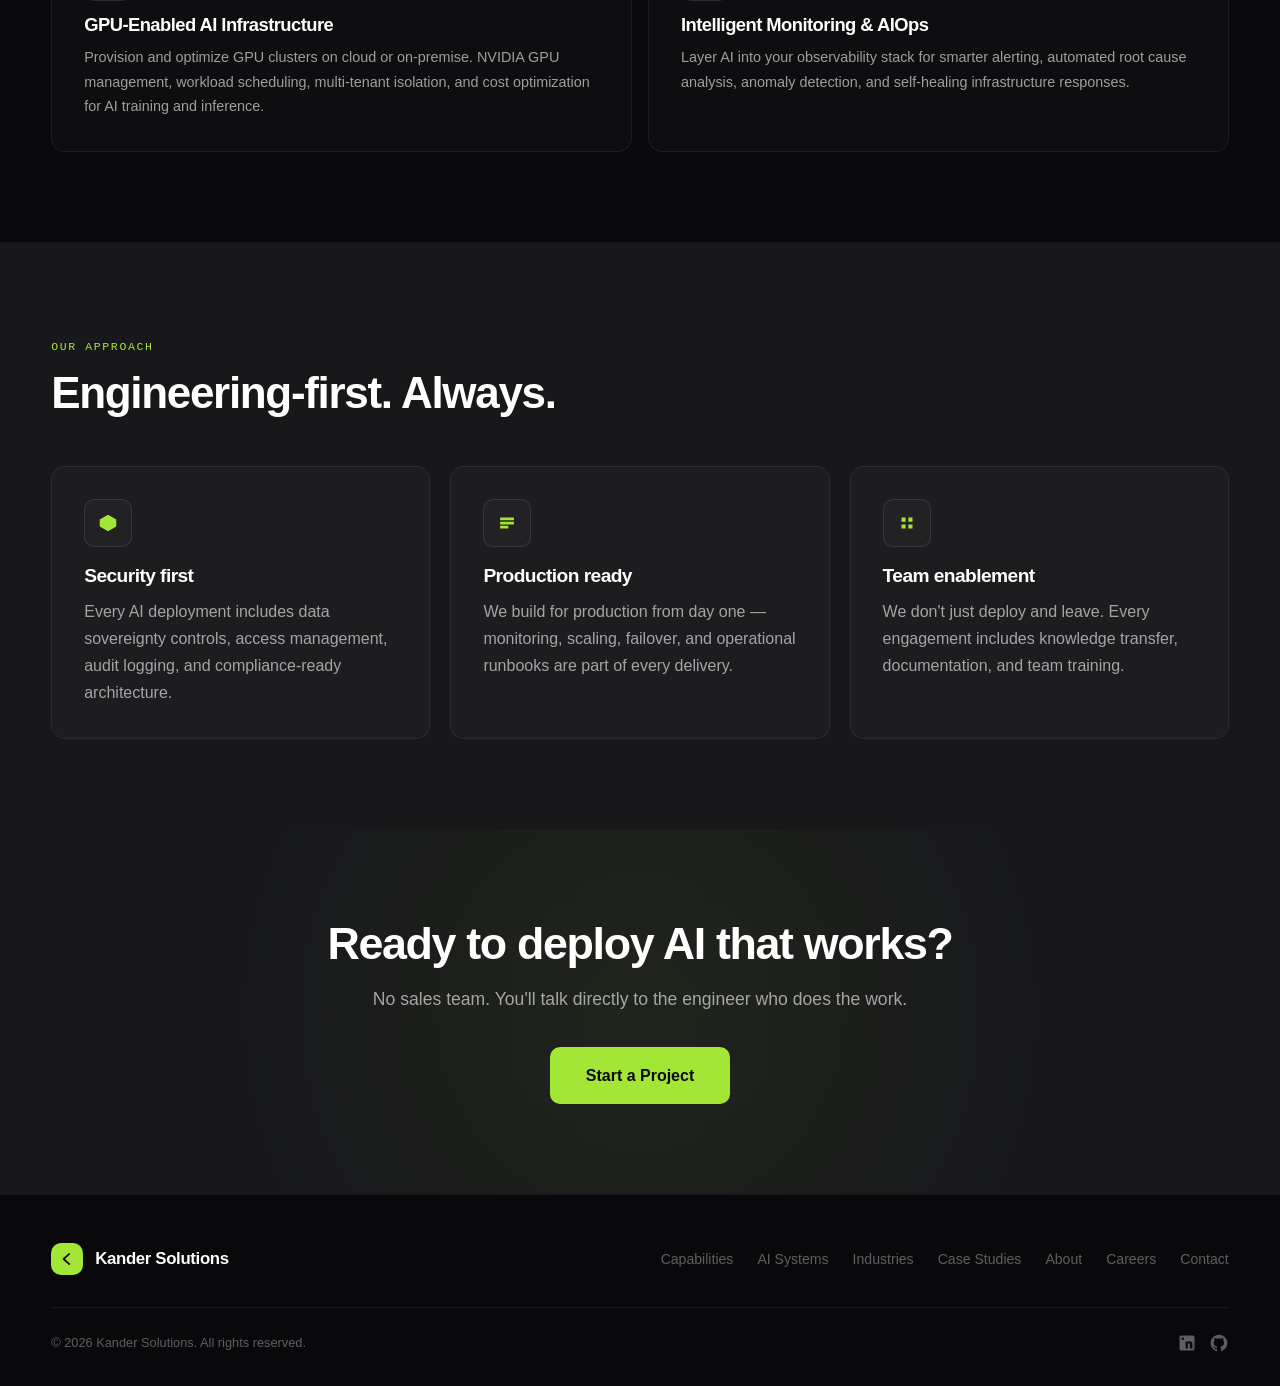
<file: ai-systems.html>
<!DOCTYPE html>
<html lang="en">
<head>
  <meta charset="UTF-8">
  <meta name="viewport" content="width=device-width, initial-scale=1.0">
  <meta http-equiv="X-Content-Type-Options" content="nosniff">
  <meta name="referrer" content="strict-origin-when-cross-origin">
  <meta http-equiv="Content-Security-Policy" content="default-src 'self'; style-src 'self' https://fonts.googleapis.com 'unsafe-inline'; font-src https://fonts.gstatic.com; img-src 'self' data:; script-src 'self' 'unsafe-inline'; connect-src 'self'; frame-ancestors 'none'; base-uri 'self'; form-action 'self';">
  <meta http-equiv="Permissions-Policy" content="camera=(), microphone=(), geolocation=(), payment=()">
  <meta name="theme-color" content="#09090b">
  <title>AI &amp; Intelligent Systems | Kander Solutions</title>
  <meta name="description" content="Kander Solutions builds practical enterprise AI systems: LLM infrastructure, RAG, AI copilots, automation agents, and GPU-enabled platforms.">
  <meta property="og:title" content="AI &amp; Intelligent Systems | Kander Solutions">
  <meta property="og:description" content="Kander Solutions builds practical enterprise AI systems: LLM infrastructure, RAG, AI copilots, automation agents, and GPU-enabled platforms.">
  <meta property="og:type" content="website">
  <meta property="og:url" content="https://kandersolutions.com/ai-systems">
  <link rel="icon" href="data:image/svg+xml,<svg xmlns='http://www.w3.org/2000/svg' viewBox='0 0 32 32'><rect rx='8' width='32' height='32' fill='%23a3e635'/><path d='M19 7L10 16l9 9' fill='none' stroke='%2309090b' stroke-width='3.5' stroke-linecap='round' stroke-linejoin='round'/></svg>">
  <link rel="preconnect" href="https://fonts.googleapis.com" crossorigin>
  <link rel="preconnect" href="https://fonts.gstatic.com" crossorigin>
  <link href="https://fonts.googleapis.com/css2?family=DM+Sans:wght@400;500;600;700&family=JetBrains+Mono:wght@400;500&family=Syne:wght@600;700;800&display=swap" rel="stylesheet">
  <link rel="stylesheet" href="styles.css">
</head>
<body>

  <div class="scroll-progress" id="scroll-progress"></div>

  <nav class="site-nav" id="site-nav">
    <div class="container">
      <div class="topbar">
        <a href="index.html" class="brand">
          <div class="brand__mark">
            <svg viewBox="0 0 32 32" aria-hidden="true">
              <path d="M20 7L10 16l10 9" fill="none" stroke="currentColor" stroke-width="3" stroke-linecap="round" stroke-linejoin="round"/>
            </svg>
          </div>
          <div class="brand__text">
            <span class="brand__name">Kander Solutions</span>
            <span class="brand__tagline">// intelligent systems</span>
          </div>
        </a>
        <nav class="nav" id="main-nav">
          <a href="capabilities.html">Capabilities</a>
          <a href="ai-systems.html" class="active">AI Systems</a>
          <a href="industries.html">Industries</a>
          <a href="case-studies.html">Case Studies</a>
          <a href="about.html">About</a>
          <a class="nav__btn primary" href="contact.html">Start a Project</a>
        </nav>
        <button class="theme-toggle" id="theme-toggle" aria-label="Toggle theme">
          <svg class="icon-moon" viewBox="0 0 24 24" fill="none" stroke="currentColor" stroke-width="2" stroke-linecap="round"><path d="M21 12.79A9 9 0 1111.21 3 7 7 0 0021 12.79z"/></svg>
          <svg class="icon-sun" viewBox="0 0 24 24" fill="none" stroke="currentColor" stroke-width="2" stroke-linecap="round"><circle cx="12" cy="12" r="5"/><path d="M12 1v2M12 21v2M4.22 4.22l1.42 1.42M18.36 18.36l1.42 1.42M1 12h2M21 12h2M4.22 19.78l1.42-1.42M18.36 5.64l1.42-1.42"/></svg>
        </button>
        <button class="menu-button" id="menu-button" aria-label="Open navigation">
          <span></span><span></span><span></span>
        </button>
      </div>
    </div>
  </nav>

  <main>
    <section class="page-hero" style="background: var(--bg-base);">
      <div class="container">
        <span class="eyebrow">AI &amp; Intelligent Systems</span>
        <h1>AI that ships to production. Not to a slide deck.</h1>
        <p class="lede">We build the infrastructure, pipelines, and platforms that make AI systems reliable, secure, and useful &mdash; not another proof of concept that never leaves staging.</p>
      </div>
    </section>

    <section class="section section--surface">
      <div class="container">
        <div class="ai-callout animate-in">
          <h3>AI as infrastructure, not hype</h3>
          <p>Every AI system starts with engineering: reliable infra, secure data pipelines, reproducible deployments, and operational observability. We deploy on vLLM, not vendor lock-in. RAG with pgvector, not magic.</p>
        </div>
      </div>
    </section>

    <section class="section section--base">
      <div class="container">
        <div class="section__head">
          <span class="eyebrow">What we build</span>
          <h2>Production AI. Not prototypes.</h2>
        </div>
        <div class="ai-feature-grid">
          <div class="ai-feature animate-in">
            <div class="icon-box">
              <svg viewBox="0 0 32 32"><path d="M6 14h20v4H6zM8 10h16v4H8zM10 6h12v4H10z" fill="currentColor"/></svg>
            </div>
            <h3>Enterprise LLM Infrastructure</h3>
            <p>Deploy and operate large language models on private cloud, air-gapped environments, or hybrid infrastructure. We handle model serving, scaling, monitoring, and security so your team can focus on building.</p>
          </div>
          <div class="ai-feature animate-in animate-in-delay-1">
            <div class="icon-box">
              <svg viewBox="0 0 32 32"><path d="M8 8h16v6H8zM10 18h12v6H10z" fill="currentColor"/></svg>
            </div>
            <h3>AI Copilots &amp; Assistants</h3>
            <p>Build custom AI assistants that integrate with your engineering workflows &mdash; code review, documentation, incident response, and knowledge management. Purpose-built for your team's tools and processes.</p>
          </div>
          <div class="ai-feature animate-in animate-in-delay-2">
            <div class="icon-box">
              <svg viewBox="0 0 32 32"><path d="M6 10h8v12H6zM18 6h8v16h-8z" fill="currentColor"/></svg>
            </div>
            <h3>Retrieval-Augmented Generation (RAG)</h3>
            <p>Connect LLMs to your enterprise data with secure, accurate RAG pipelines. Vector databases, embedding pipelines, chunking strategies, and retrieval optimization tuned for your domain.</p>
          </div>
          <div class="ai-feature animate-in animate-in-delay-3">
            <div class="icon-box">
              <svg viewBox="0 0 32 32"><path d="M10 8h12v4H10zM6 14h20v4H6zM14 20h12v4H14z" fill="currentColor"/></svg>
            </div>
            <h3>Automation Agents</h3>
            <p>Design and deploy AI agents that automate operational workflows &mdash; infrastructure remediation, deployment approvals, compliance checks, and intelligent routing across your platform.</p>
          </div>
          <div class="ai-feature animate-in animate-in-delay-4">
            <div class="icon-box">
              <svg viewBox="0 0 32 32"><path d="M8 8h6v6H8zM18 8h6v6h-6zM8 18h6v6H8zM18 18h6v6h-6z" fill="currentColor"/></svg>
            </div>
            <h3>GPU-Enabled AI Infrastructure</h3>
            <p>Provision and optimize GPU clusters on cloud or on-premise. NVIDIA GPU management, workload scheduling, multi-tenant isolation, and cost optimization for AI training and inference.</p>
          </div>
          <div class="ai-feature animate-in animate-in-delay-5">
            <div class="icon-box">
              <svg viewBox="0 0 32 32"><circle cx="16" cy="16" r="10" fill="none" stroke="currentColor" stroke-width="2.5"/><path d="M16 10v6l4 4" fill="none" stroke="currentColor" stroke-width="2.5" stroke-linecap="round" stroke-linejoin="round"/></svg>
            </div>
            <h3>Intelligent Monitoring &amp; AIOps</h3>
            <p>Layer AI into your observability stack for smarter alerting, automated root cause analysis, anomaly detection, and self-healing infrastructure responses.</p>
          </div>
        </div>
      </div>
    </section>

    <section class="section section--surface">
      <div class="container">
        <div class="section__head">
          <span class="eyebrow">Our approach</span>
          <h2>Engineering-first. Always.</h2>
        </div>
        <div class="about-grid">
          <div class="about-block animate-in">
            <div class="icon-box">
              <svg viewBox="0 0 32 32"><path d="M16 4l12 7v10l-12 7-12-7V11z" fill="currentColor"/></svg>
            </div>
            <h3>Security first</h3>
            <p>Every AI deployment includes data sovereignty controls, access management, audit logging, and compliance-ready architecture.</p>
          </div>
          <div class="about-block animate-in animate-in-delay-1">
            <div class="icon-box">
              <svg viewBox="0 0 32 32"><path d="M6 8h20v4H6zM6 14h20v4H6zM6 20h12v4H6z" fill="currentColor"/></svg>
            </div>
            <h3>Production ready</h3>
            <p>We build for production from day one &mdash; monitoring, scaling, failover, and operational runbooks are part of every delivery.</p>
          </div>
          <div class="about-block animate-in animate-in-delay-2">
            <div class="icon-box">
              <svg viewBox="0 0 32 32"><path d="M8 8h6v6H8zM18 8h6v6h-6zM8 18h6v6H8zM18 18h6v6h-6z" fill="currentColor"/></svg>
            </div>
            <h3>Team enablement</h3>
            <p>We don't just deploy and leave. Every engagement includes knowledge transfer, documentation, and team training.</p>
          </div>
        </div>
      </div>
    </section>

    <section class="cta-banner">
      <div class="cta-banner__glow"></div>
      <div class="container">
        <div class="cta-box">
          <h2>Ready to deploy AI that works?</h2>
          <p>No sales team. You'll talk directly to the engineer who does the work.</p>
          <a class="btn primary large" href="contact.html">Start a Project</a>
        </div>
      </div>
    </section>
  </main>

  <footer class="footer">
    <div class="container">
      <div class="footer__top">
        <a href="index.html" class="brand small">
          <div class="brand__mark small">
            <svg viewBox="0 0 32 32" aria-hidden="true">
              <path d="M20 7L10 16l10 9" fill="none" stroke="currentColor" stroke-width="3" stroke-linecap="round" stroke-linejoin="round"/>
            </svg>
          </div>
          <div class="brand__text">
            <span class="brand__name">Kander Solutions</span>
          </div>
        </a>
        <div class="footer__links">
          <a href="capabilities.html">Capabilities</a>
          <a href="ai-systems.html">AI Systems</a>
          <a href="industries.html">Industries</a>
          <a href="case-studies.html">Case Studies</a>
          <a href="about.html">About</a>
          <a href="careers.html">Careers</a>
          <a href="contact.html">Contact</a>
        </div>
      </div>
      <div class="footer__bottom-row">
        <p class="footer__copy">&copy; 2026 Kander Solutions. All rights reserved.</p>
        <div class="social-icons">
          <a href="#" aria-label="LinkedIn"><svg viewBox="0 0 24 24" fill="currentColor"><path d="M19 3a2 2 0 012 2v14a2 2 0 01-2 2H5a2 2 0 01-2-2V5a2 2 0 012-2h14m-.5 15.5v-5.3a3.3 3.3 0 00-3.3-3.3c-.8 0-1.8.5-2.3 1.3v-1.1h-2.5v8.4h2.5v-4.9c0-.7.6-1.3 1.3-1.3a1.3 1.3 0 011.3 1.3v4.9h2.5M6.9 8.5a1.5 1.5 0 001.5-1.5A1.5 1.5 0 006.9 5.5a1.5 1.5 0 00-1.5 1.5 1.5 1.5 0 001.5 1.5m1.2 10h-2.5V10h2.5v8.5z"/></svg></a>
          <a href="#" aria-label="GitHub"><svg viewBox="0 0 24 24" fill="currentColor"><path d="M12 2C6.5 2 2 6.5 2 12c0 4.4 2.9 8.2 6.8 9.5.5.1.7-.2.7-.5v-2c-2.8.6-3.3-1.2-3.3-1.2-.5-1.1-1.1-1.4-1.1-1.4-.9-.6.1-.6.1-.6 1 .1 1.5 1 1.5 1 .9 1.5 2.3 1.1 2.8.8.1-.7.3-1.1.6-1.3-2.2-.3-4.5-1.1-4.5-5 0-1.1.4-2 1-2.7-.1-.2-.4-1.3.1-2.6 0 0 .8-.3 2.7 1 .8-.2 1.6-.3 2.4-.3s1.6.1 2.4.3c1.8-1.3 2.7-1 2.7-1 .5 1.4.2 2.4.1 2.6.6.7 1 1.6 1 2.7 0 3.9-2.3 4.7-4.5 5 .4.3.7.9.7 1.9v2.8c0 .3.2.6.7.5C19.1 20.2 22 16.4 22 12c0-5.5-4.5-10-10-10z"/></svg></a>
        </div>
      </div>
    </div>
  </footer>

  <script>
    // Menu toggle
    var menuBtn = document.getElementById('menu-button');
    var mainNav = document.getElementById('main-nav');
    menuBtn.addEventListener('click', function() {
      mainNav.classList.toggle('open');
      menuBtn.classList.toggle('open');
    });

    // Theme toggle
    (function() {
      var toggle = document.getElementById('theme-toggle');
      var html = document.documentElement;
      var stored = localStorage.getItem('theme');
      if (stored) html.setAttribute('data-theme', stored);
      toggle.addEventListener('click', function() {
        var current = html.getAttribute('data-theme');
        var next = current === 'light' ? 'dark' : 'light';
        html.setAttribute('data-theme', next);
        localStorage.setItem('theme', next);
      });
    })();

    // Scroll progress + nav background
    (function() {
      var progress = document.getElementById('scroll-progress');
      var nav = document.getElementById('site-nav');
      window.addEventListener('scroll', function() {
        var scrollTop = window.scrollY;
        var docHeight = document.documentElement.scrollHeight - window.innerHeight;
        if (docHeight > 0) progress.style.width = (scrollTop / docHeight * 100) + '%';
        if (scrollTop > 40) nav.classList.add('scrolled');
        else nav.classList.remove('scrolled');
      }, { passive: true });
    })();

    // Scroll animations
    var observer = new IntersectionObserver(function(entries) {
      entries.forEach(function(entry) {
        if (entry.isIntersecting) {
          entry.target.classList.add('is-visible');
          observer.unobserve(entry.target);
        }
      });
    }, { threshold: 0.1 });
    document.querySelectorAll('.animate-in').forEach(function(el) {
      observer.observe(el);
    });
  </script>
</body>
</html>
</file>
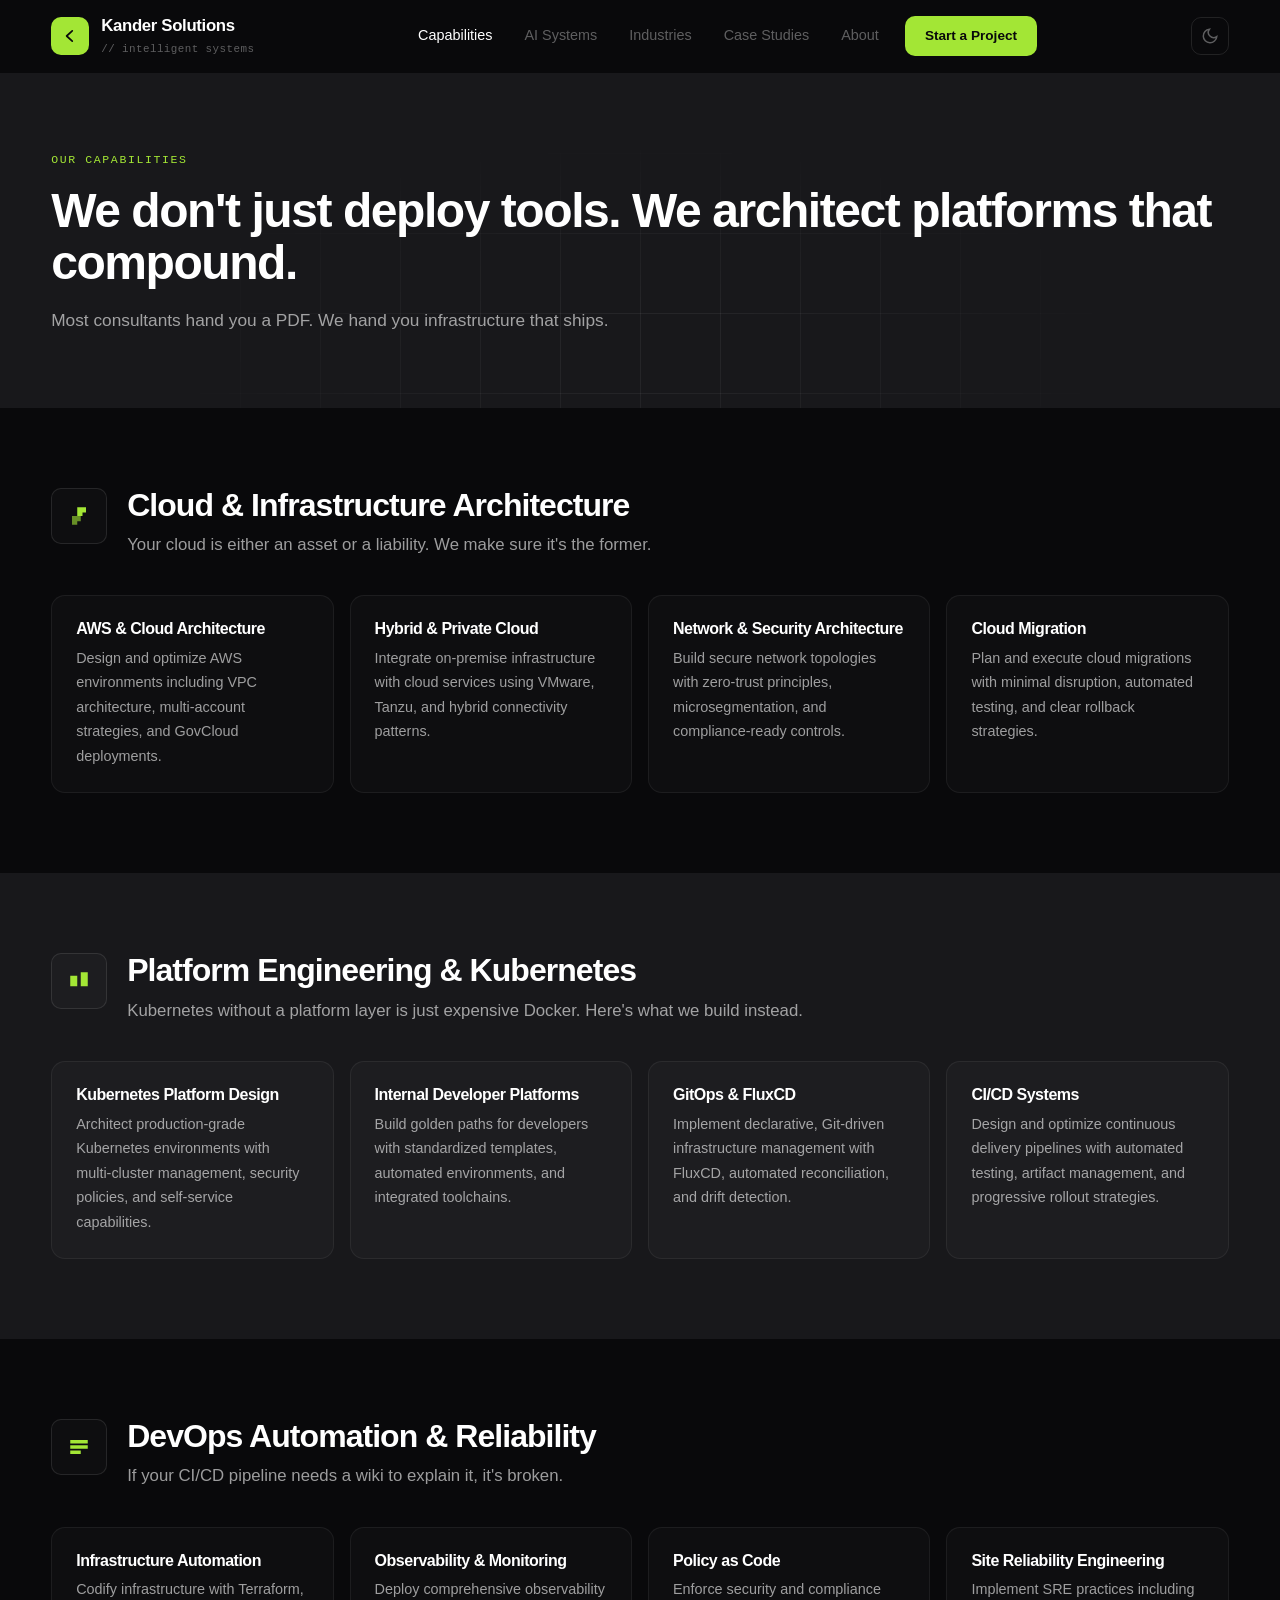
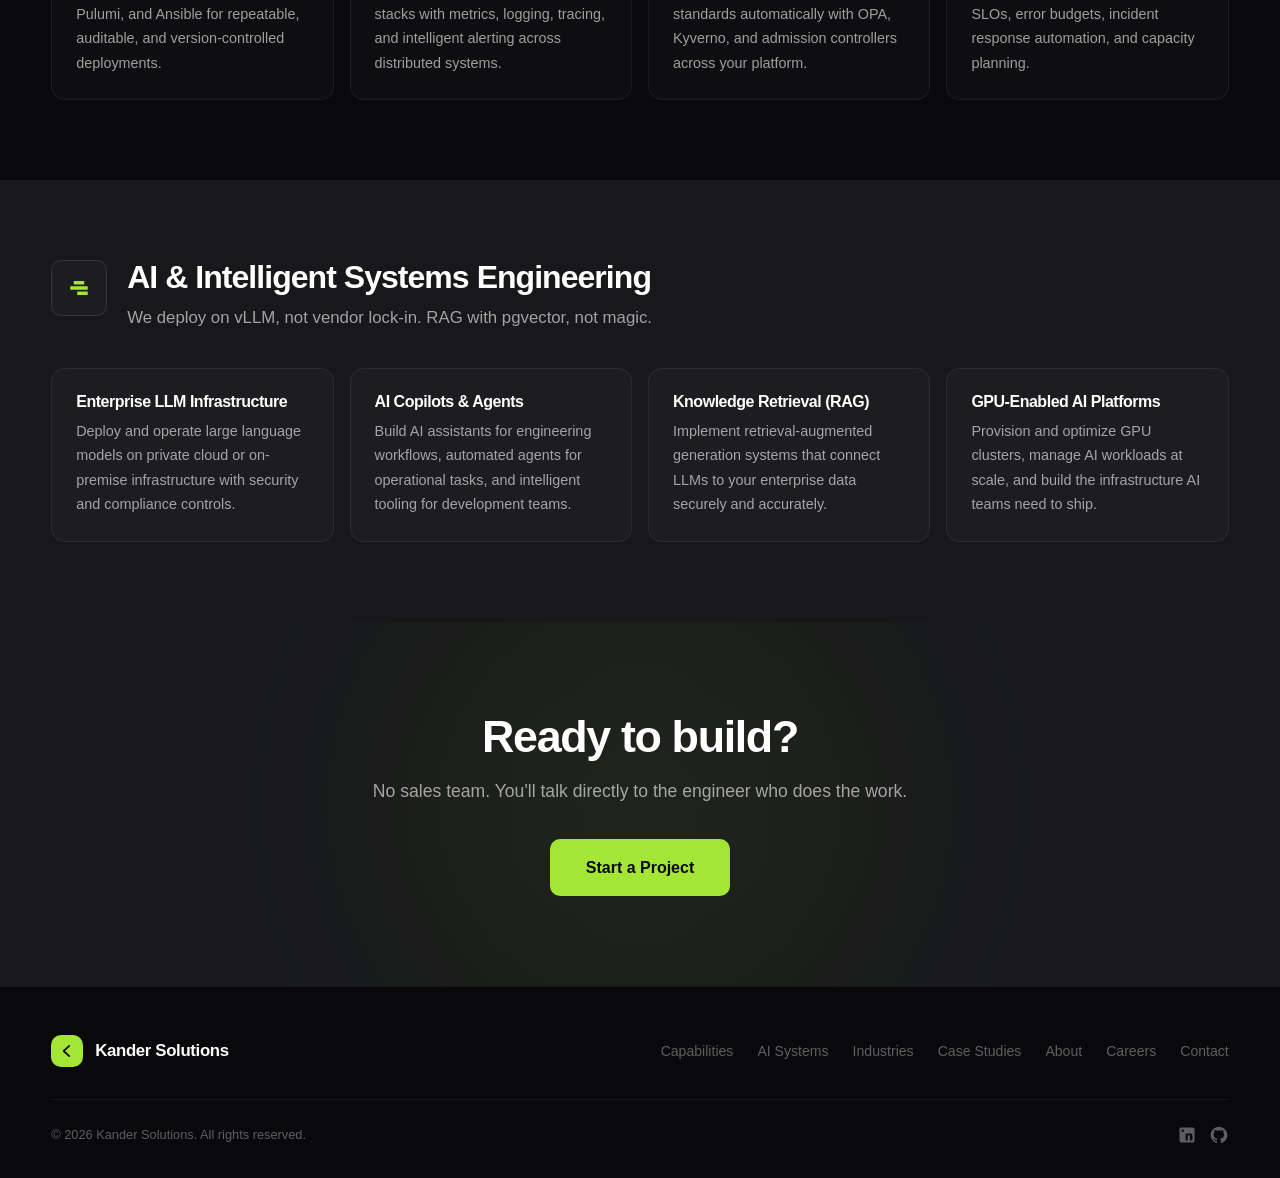
<file: capabilities.html>
<!DOCTYPE html>
<html lang="en">
<head>
  <meta charset="UTF-8">
  <meta name="viewport" content="width=device-width, initial-scale=1.0">
  <meta http-equiv="X-Content-Type-Options" content="nosniff">
  <meta name="referrer" content="strict-origin-when-cross-origin">
  <meta http-equiv="Content-Security-Policy" content="default-src 'self'; style-src 'self' https://fonts.googleapis.com 'unsafe-inline'; font-src https://fonts.gstatic.com; img-src 'self' data:; script-src 'self' 'unsafe-inline'; connect-src 'self'; frame-ancestors 'none'; base-uri 'self'; form-action 'self';">
  <meta http-equiv="Permissions-Policy" content="camera=(), microphone=(), geolocation=(), payment=()">
  <meta name="theme-color" content="#09090b">
  <title>Capabilities | Kander Solutions</title>
  <meta name="description" content="Explore Kander Solutions capabilities: cloud infrastructure architecture, platform engineering, Kubernetes, DevOps automation, and AI intelligent systems.">
  <meta property="og:title" content="Capabilities | Kander Solutions">
  <meta property="og:description" content="Explore Kander Solutions capabilities: cloud infrastructure architecture, platform engineering, Kubernetes, DevOps automation, and AI intelligent systems.">
  <meta property="og:type" content="website">
  <meta property="og:url" content="https://kandersolutions.com/capabilities">
  <link rel="icon" href="data:image/svg+xml,<svg xmlns='http://www.w3.org/2000/svg' viewBox='0 0 32 32'><rect rx='8' width='32' height='32' fill='%23a3e635'/><path d='M19 7L10 16l9 9' fill='none' stroke='%2309090b' stroke-width='3.5' stroke-linecap='round' stroke-linejoin='round'/></svg>">
  <link rel="preconnect" href="https://fonts.googleapis.com" crossorigin>
  <link rel="preconnect" href="https://fonts.gstatic.com" crossorigin>
  <link href="https://fonts.googleapis.com/css2?family=DM+Sans:wght@400;500;600;700&family=JetBrains+Mono:wght@400;500&family=Syne:wght@600;700;800&display=swap" rel="stylesheet">
  <link rel="stylesheet" href="styles.css">
</head>
<body>
  <div class="scroll-progress" id="scroll-progress"></div>

  <nav class="site-nav" id="site-nav">
    <div class="container">
      <div class="topbar">
        <a href="index.html" class="brand">
          <div class="brand__mark">
            <svg viewBox="0 0 32 32" aria-hidden="true">
              <path d="M20 7L10 16l10 9" fill="none" stroke="currentColor" stroke-width="3" stroke-linecap="round" stroke-linejoin="round"/>
            </svg>
          </div>
          <div class="brand__text">
            <span class="brand__name">Kander Solutions</span>
            <span class="brand__tagline">// intelligent systems</span>
          </div>
        </a>
        <nav class="nav" id="main-nav">
          <a href="#" class="active">Capabilities</a>
          <a href="ai-systems.html">AI Systems</a>
          <a href="industries.html">Industries</a>
          <a href="case-studies.html">Case Studies</a>
          <a href="about.html">About</a>
          <a class="nav__btn primary" href="contact.html">Start a Project</a>
        </nav>
        <button class="theme-toggle" id="theme-toggle" aria-label="Toggle theme">
          <svg class="icon-moon" viewBox="0 0 24 24" fill="none" stroke="currentColor" stroke-width="2" stroke-linecap="round"><path d="M21 12.79A9 9 0 1111.21 3 7 7 0 0021 12.79z"/></svg>
          <svg class="icon-sun" viewBox="0 0 24 24" fill="none" stroke="currentColor" stroke-width="2" stroke-linecap="round"><circle cx="12" cy="12" r="5"/><path d="M12 1v2M12 21v2M4.22 4.22l1.42 1.42M18.36 18.36l1.42 1.42M1 12h2M21 12h2M4.22 19.78l1.42-1.42M18.36 5.64l1.42-1.42"/></svg>
        </button>
        <button class="menu-button" id="menu-button" aria-label="Open navigation">
          <span></span><span></span><span></span>
        </button>
      </div>
    </div>
  </nav>

  <main>
    <section class="page-hero">
      <div class="container">
        <span class="eyebrow">Our Capabilities</span>
        <h1>We don't just deploy tools. We architect platforms that compound.</h1>
        <p class="lede">Most consultants hand you a PDF. We hand you infrastructure that ships.</p>
      </div>
    </section>

    <section id="cloud-infra" class="service-section" style="background: var(--bg-base);">
      <div class="container">
        <div class="service-detail__header">
          <div class="icon-box large">
            <svg viewBox="0 0 32 32"><path d="M14 6h10v6h-4v4h-6z" fill="currentColor"/><path d="M8 16h10v6h-4v4H8z" fill="currentColor" opacity=".6"/></svg>
          </div>
          <div>
            <h2>Cloud &amp; Infrastructure Architecture</h2>
            <p class="subtitle">Your cloud is either an asset or a liability. We make sure it's the former.</p>
          </div>
        </div>
        <div class="service-detail__grid">
          <div class="service-item animate-in">
            <h4>AWS &amp; Cloud Architecture</h4>
            <p>Design and optimize AWS environments including VPC architecture, multi-account strategies, and GovCloud deployments.</p>
          </div>
          <div class="service-item animate-in animate-in-delay-1">
            <h4>Hybrid &amp; Private Cloud</h4>
            <p>Integrate on-premise infrastructure with cloud services using VMware, Tanzu, and hybrid connectivity patterns.</p>
          </div>
          <div class="service-item animate-in animate-in-delay-2">
            <h4>Network &amp; Security Architecture</h4>
            <p>Build secure network topologies with zero-trust principles, microsegmentation, and compliance-ready controls.</p>
          </div>
          <div class="service-item animate-in animate-in-delay-3">
            <h4>Cloud Migration</h4>
            <p>Plan and execute cloud migrations with minimal disruption, automated testing, and clear rollback strategies.</p>
          </div>
        </div>
      </div>
    </section>

    <section id="platform-k8s" class="service-section" style="background: var(--bg-surface);">
      <div class="container">
        <div class="service-detail__header">
          <div class="icon-box large">
            <svg viewBox="0 0 32 32"><path d="M6 10h8v12H6zM18 6h8v16h-8z" fill="currentColor"/></svg>
          </div>
          <div>
            <h2>Platform Engineering &amp; Kubernetes</h2>
            <p class="subtitle">Kubernetes without a platform layer is just expensive Docker. Here's what we build instead.</p>
          </div>
        </div>
        <div class="service-detail__grid">
          <div class="service-item animate-in">
            <h4>Kubernetes Platform Design</h4>
            <p>Architect production-grade Kubernetes environments with multi-cluster management, security policies, and self-service capabilities.</p>
          </div>
          <div class="service-item animate-in animate-in-delay-1">
            <h4>Internal Developer Platforms</h4>
            <p>Build golden paths for developers with standardized templates, automated environments, and integrated toolchains.</p>
          </div>
          <div class="service-item animate-in animate-in-delay-2">
            <h4>GitOps &amp; FluxCD</h4>
            <p>Implement declarative, Git-driven infrastructure management with FluxCD, automated reconciliation, and drift detection.</p>
          </div>
          <div class="service-item animate-in animate-in-delay-3">
            <h4>CI/CD Systems</h4>
            <p>Design and optimize continuous delivery pipelines with automated testing, artifact management, and progressive rollout strategies.</p>
          </div>
        </div>
      </div>
    </section>

    <section id="devops-reliability" class="service-section" style="background: var(--bg-base);">
      <div class="container">
        <div class="service-detail__header">
          <div class="icon-box large">
            <svg viewBox="0 0 32 32"><path d="M6 8h20v4H6zM6 14h20v4H6zM6 20h12v4H6z" fill="currentColor"/></svg>
          </div>
          <div>
            <h2>DevOps Automation &amp; Reliability</h2>
            <p class="subtitle">If your CI/CD pipeline needs a wiki to explain it, it's broken.</p>
          </div>
        </div>
        <div class="service-detail__grid">
          <div class="service-item animate-in">
            <h4>Infrastructure Automation</h4>
            <p>Codify infrastructure with Terraform, Pulumi, and Ansible for repeatable, auditable, and version-controlled deployments.</p>
          </div>
          <div class="service-item animate-in animate-in-delay-1">
            <h4>Observability &amp; Monitoring</h4>
            <p>Deploy comprehensive observability stacks with metrics, logging, tracing, and intelligent alerting across distributed systems.</p>
          </div>
          <div class="service-item animate-in animate-in-delay-2">
            <h4>Policy as Code</h4>
            <p>Enforce security and compliance standards automatically with OPA, Kyverno, and admission controllers across your platform.</p>
          </div>
          <div class="service-item animate-in animate-in-delay-3">
            <h4>Site Reliability Engineering</h4>
            <p>Implement SRE practices including SLOs, error budgets, incident response automation, and capacity planning.</p>
          </div>
        </div>
      </div>
    </section>

    <section id="ai-systems" class="service-section" style="background: var(--bg-surface);">
      <div class="container">
        <div class="service-detail__header">
          <div class="icon-box large">
            <svg viewBox="0 0 32 32"><path d="M10 8h12v4H10zM6 14h20v4H6zM14 20h12v4H14z" fill="currentColor"/></svg>
          </div>
          <div>
            <h2>AI &amp; Intelligent Systems Engineering</h2>
            <p class="subtitle">We deploy on vLLM, not vendor lock-in. RAG with pgvector, not magic.</p>
          </div>
        </div>
        <div class="service-detail__grid">
          <div class="service-item animate-in">
            <h4>Enterprise LLM Infrastructure</h4>
            <p>Deploy and operate large language models on private cloud or on-premise infrastructure with security and compliance controls.</p>
          </div>
          <div class="service-item animate-in animate-in-delay-1">
            <h4>AI Copilots &amp; Agents</h4>
            <p>Build AI assistants for engineering workflows, automated agents for operational tasks, and intelligent tooling for development teams.</p>
          </div>
          <div class="service-item animate-in animate-in-delay-2">
            <h4>Knowledge Retrieval (RAG)</h4>
            <p>Implement retrieval-augmented generation systems that connect LLMs to your enterprise data securely and accurately.</p>
          </div>
          <div class="service-item animate-in animate-in-delay-3">
            <h4>GPU-Enabled AI Platforms</h4>
            <p>Provision and optimize GPU clusters, manage AI workloads at scale, and build the infrastructure AI teams need to ship.</p>
          </div>
        </div>
      </div>
    </section>

    <section class="cta-banner">
      <div class="cta-banner__glow"></div>
      <div class="container">
        <div class="cta-box">
          <h2>Ready to build?</h2>
          <p>No sales team. You'll talk directly to the engineer who does the work.</p>
          <a class="btn primary large" href="contact.html">Start a Project</a>
        </div>
      </div>
    </section>
  </main>

  <footer class="footer">
    <div class="container">
      <div class="footer__top">
        <a href="index.html" class="brand small">
          <div class="brand__mark small">
            <svg viewBox="0 0 32 32" aria-hidden="true">
              <path d="M20 7L10 16l10 9" fill="none" stroke="currentColor" stroke-width="3" stroke-linecap="round" stroke-linejoin="round"/>
            </svg>
          </div>
          <div class="brand__text"><span class="brand__name">Kander Solutions</span></div>
        </a>
        <div class="footer__links">
          <a href="capabilities.html">Capabilities</a>
          <a href="ai-systems.html">AI Systems</a>
          <a href="industries.html">Industries</a>
          <a href="case-studies.html">Case Studies</a>
          <a href="about.html">About</a>
          <a href="careers.html">Careers</a>
          <a href="contact.html">Contact</a>
        </div>
      </div>
      <div class="footer__bottom-row">
        <p class="footer__copy">&copy; 2026 Kander Solutions. All rights reserved.</p>
        <div class="social-icons">
          <a href="#" aria-label="LinkedIn"><svg viewBox="0 0 24 24" fill="currentColor"><path d="M19 3a2 2 0 012 2v14a2 2 0 01-2 2H5a2 2 0 01-2-2V5a2 2 0 012-2h14m-.5 15.5v-5.3a3.3 3.3 0 00-3.3-3.3c-.8 0-1.8.5-2.3 1.3v-1.1h-2.5v8.4h2.5v-4.9c0-.7.6-1.3 1.3-1.3a1.3 1.3 0 011.3 1.3v4.9h2.5M6.9 8.5a1.5 1.5 0 001.5-1.5A1.5 1.5 0 006.9 5.5a1.5 1.5 0 00-1.5 1.5 1.5 1.5 0 001.5 1.5m1.2 10h-2.5V10h2.5v8.5z"/></svg></a>
          <a href="#" aria-label="GitHub"><svg viewBox="0 0 24 24" fill="currentColor"><path d="M12 2C6.5 2 2 6.5 2 12c0 4.4 2.9 8.2 6.8 9.5.5.1.7-.2.7-.5v-2c-2.8.6-3.3-1.2-3.3-1.2-.5-1.1-1.1-1.4-1.1-1.4-.9-.6.1-.6.1-.6 1 .1 1.5 1 1.5 1 .9 1.5 2.3 1.1 2.8.8.1-.7.3-1.1.6-1.3-2.2-.3-4.5-1.1-4.5-5 0-1.1.4-2 1-2.7-.1-.2-.4-1.3.1-2.6 0 0 .8-.3 2.7 1 .8-.2 1.6-.3 2.4-.3s1.6.1 2.4.3c1.8-1.3 2.7-1 2.7-1 .5 1.4.2 2.4.1 2.6.6.7 1 1.6 1 2.7 0 3.9-2.3 4.7-4.5 5 .4.3.7.9.7 1.9v2.8c0 .3.2.6.7.5C19.1 20.2 22 16.4 22 12c0-5.5-4.5-10-10-10z"/></svg></a>
        </div>
      </div>
    </div>
  </footer>

  <script>
    var menuBtn = document.getElementById('menu-button');
    var mainNav = document.getElementById('main-nav');
    menuBtn.addEventListener('click', function() {
      mainNav.classList.toggle('open');
      menuBtn.classList.toggle('open');
    });
    (function() {
      var toggle = document.getElementById('theme-toggle');
      var html = document.documentElement;
      var stored = localStorage.getItem('theme');
      if (stored) html.setAttribute('data-theme', stored);
      toggle.addEventListener('click', function() {
        var current = html.getAttribute('data-theme');
        var next = current === 'light' ? 'dark' : 'light';
        html.setAttribute('data-theme', next);
        localStorage.setItem('theme', next);
      });
    })();
    (function() {
      var progress = document.getElementById('scroll-progress');
      var nav = document.getElementById('site-nav');
      window.addEventListener('scroll', function() {
        var scrollTop = window.scrollY;
        var docHeight = document.documentElement.scrollHeight - window.innerHeight;
        if (docHeight > 0) progress.style.width = (scrollTop / docHeight * 100) + '%';
        if (scrollTop > 40) nav.classList.add('scrolled');
        else nav.classList.remove('scrolled');
      }, { passive: true });
    })();
    var observer = new IntersectionObserver(function(entries) {
      entries.forEach(function(entry) {
        if (entry.isIntersecting) { entry.target.classList.add('is-visible'); observer.unobserve(entry.target); }
      });
    }, { threshold: 0.1 });
    document.querySelectorAll('.animate-in').forEach(function(el) { observer.observe(el); });
  </script>
</body>
</html>
</file>
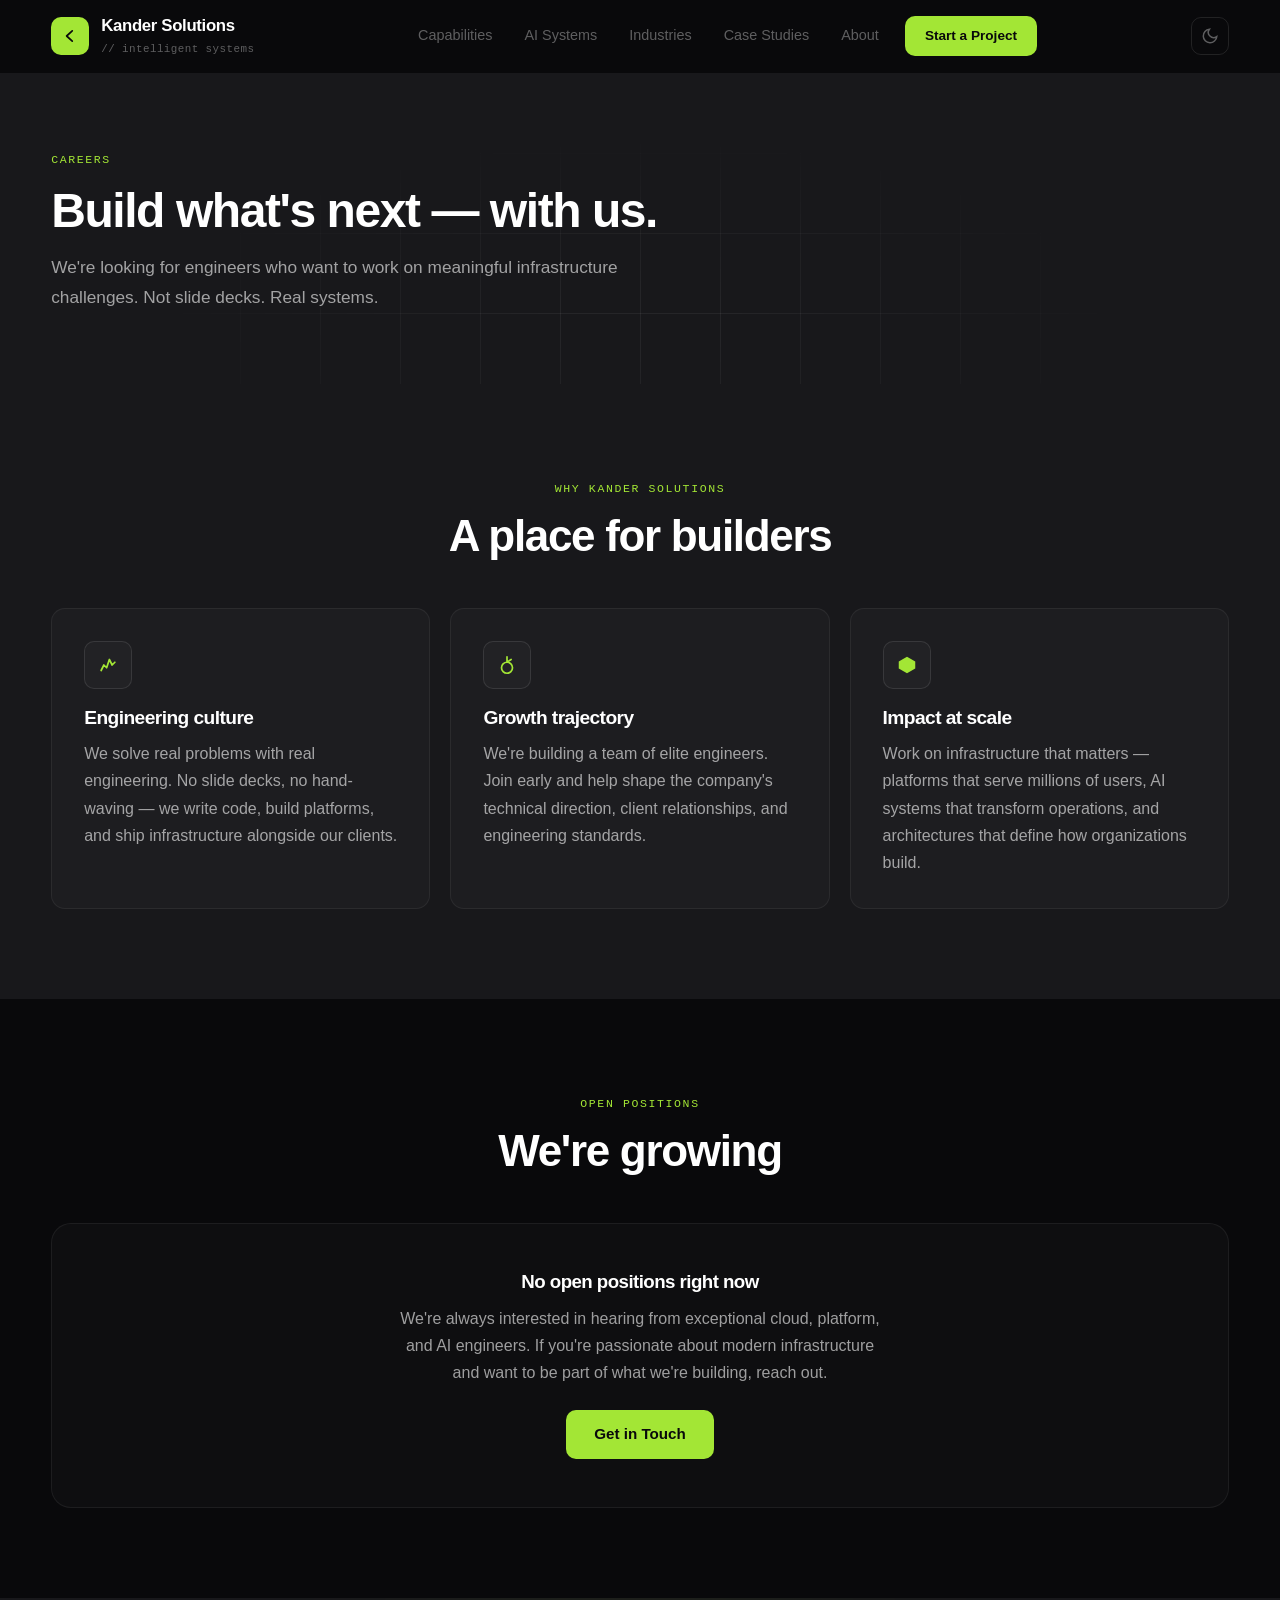
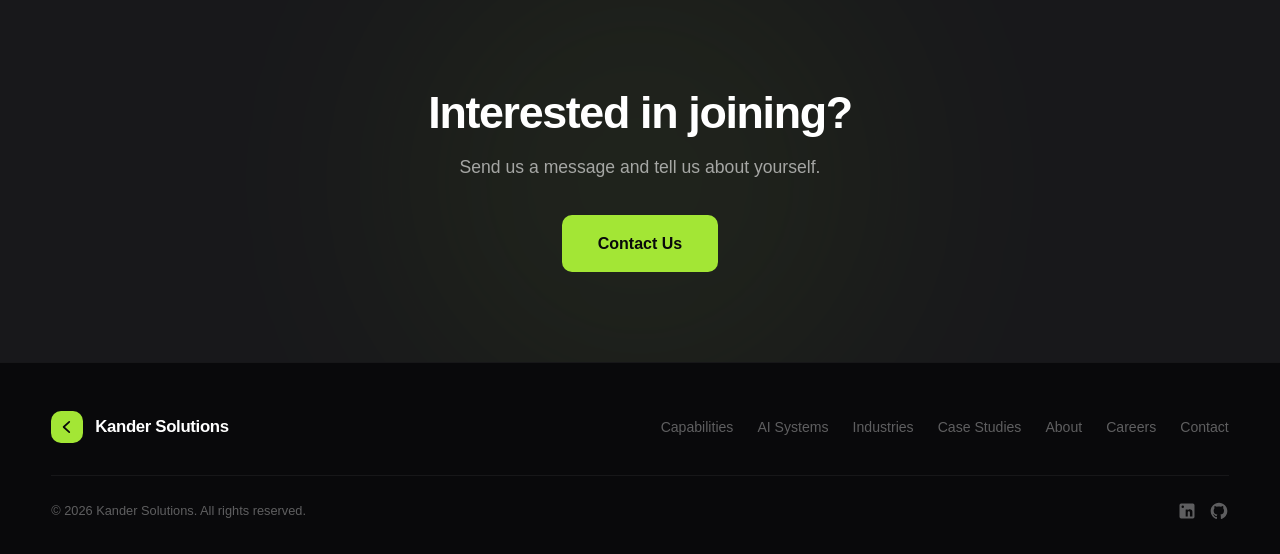
<file: careers.html>
<!DOCTYPE html>
<html lang="en">
<head>
  <meta charset="UTF-8">
  <meta name="viewport" content="width=device-width, initial-scale=1.0">
  <meta http-equiv="X-Content-Type-Options" content="nosniff">
  <meta name="referrer" content="strict-origin-when-cross-origin">
  <meta http-equiv="Content-Security-Policy" content="default-src 'self'; style-src 'self' https://fonts.googleapis.com 'unsafe-inline'; font-src https://fonts.gstatic.com; img-src 'self' data:; script-src 'self' 'unsafe-inline'; connect-src 'self'; frame-ancestors 'none'; base-uri 'self'; form-action 'self';">
  <meta http-equiv="Permissions-Policy" content="camera=(), microphone=(), geolocation=(), payment=()">
  <meta name="theme-color" content="#09090b">
  <title>Careers | Kander Solutions</title>
  <meta name="description" content="Join Kander Solutions. We're building a team of elite cloud, platform, and AI engineers.">
  <meta property="og:title" content="Careers | Kander Solutions">
  <meta property="og:description" content="Join Kander Solutions. We're building a team of elite cloud, platform, and AI engineers.">
  <meta property="og:type" content="website">
  <meta property="og:url" content="https://kandersolutions.com/careers">
  <link rel="icon" href="data:image/svg+xml,<svg xmlns='http://www.w3.org/2000/svg' viewBox='0 0 32 32'><rect rx='8' width='32' height='32' fill='%23a3e635'/><path d='M19 7L10 16l9 9' fill='none' stroke='%2309090b' stroke-width='3.5' stroke-linecap='round' stroke-linejoin='round'/></svg>">
  <link rel="preconnect" href="https://fonts.googleapis.com" crossorigin>
  <link rel="preconnect" href="https://fonts.gstatic.com" crossorigin>
  <link href="https://fonts.googleapis.com/css2?family=DM+Sans:wght@400;500;600;700&family=JetBrains+Mono:wght@400;500&family=Syne:wght@600;700;800&display=swap" rel="stylesheet">
  <link rel="stylesheet" href="styles.css">
</head>
<body>

  <div class="scroll-progress" id="scroll-progress"></div>

  <nav class="site-nav" id="site-nav">
    <div class="container">
      <div class="topbar">
        <a href="index.html" class="brand">
          <div class="brand__mark">
            <svg viewBox="0 0 32 32" aria-hidden="true">
              <path d="M20 7L10 16l10 9" fill="none" stroke="currentColor" stroke-width="3" stroke-linecap="round" stroke-linejoin="round"/>
            </svg>
          </div>
          <div class="brand__text">
            <span class="brand__name">Kander Solutions</span>
            <span class="brand__tagline">// intelligent systems</span>
          </div>
        </a>
        <nav class="nav" id="main-nav">
          <a href="capabilities.html">Capabilities</a>
          <a href="ai-systems.html">AI Systems</a>
          <a href="industries.html">Industries</a>
          <a href="case-studies.html">Case Studies</a>
          <a href="about.html">About</a>
          <a class="nav__btn primary" href="contact.html">Start a Project</a>
        </nav>
        <button class="theme-toggle" id="theme-toggle" aria-label="Toggle theme">
          <svg class="icon-moon" viewBox="0 0 24 24" fill="none" stroke="currentColor" stroke-width="2" stroke-linecap="round"><path d="M21 12.79A9 9 0 1111.21 3 7 7 0 0021 12.79z"/></svg>
          <svg class="icon-sun" viewBox="0 0 24 24" fill="none" stroke="currentColor" stroke-width="2" stroke-linecap="round"><circle cx="12" cy="12" r="5"/><path d="M12 1v2M12 21v2M4.22 4.22l1.42 1.42M18.36 18.36l1.42 1.42M1 12h2M21 12h2M4.22 19.78l1.42-1.42M18.36 5.64l1.42-1.42"/></svg>
        </button>
        <button class="menu-button" id="menu-button" aria-label="Open navigation">
          <span></span><span></span><span></span>
        </button>
      </div>
    </div>
  </nav>

  <main>
    <section class="page-hero section--base">
      <div class="container">
        <span class="eyebrow">Careers</span>
        <h1>Build what's next &mdash; with us.</h1>
        <p class="lede">We're looking for engineers who want to work on meaningful infrastructure challenges. Not slide decks. Real systems.</p>
      </div>
    </section>

    <section class="section section--surface">
      <div class="container">
        <div class="section__head centered">
          <span class="eyebrow">Why Kander Solutions</span>
          <h2>A place for builders</h2>
        </div>
        <div class="careers-values">
          <div class="about-block animate-in" style="transition-delay: 0s;">
            <div class="icon-box">
              <svg viewBox="0 0 32 32"><path d="M6 24l4-8 4 4 4-12 4 8 4-4" fill="none" stroke="currentColor" stroke-width="2.5" stroke-linecap="round" stroke-linejoin="round"/></svg>
            </div>
            <h3>Engineering culture</h3>
            <p>We solve real problems with real engineering. No slide decks, no hand-waving — we write code, build platforms, and ship infrastructure alongside our clients.</p>
          </div>
          <div class="about-block animate-in" style="transition-delay: 0.1s;">
            <div class="icon-box">
              <svg viewBox="0 0 32 32"><path d="M16 4v8l6-4" fill="none" stroke="currentColor" stroke-width="2.5" stroke-linecap="round" stroke-linejoin="round"/><circle cx="16" cy="20" r="8" fill="none" stroke="currentColor" stroke-width="2.5"/></svg>
            </div>
            <h3>Growth trajectory</h3>
            <p>We're building a team of elite engineers. Join early and help shape the company's technical direction, client relationships, and engineering standards.</p>
          </div>
          <div class="about-block animate-in" style="transition-delay: 0.2s;">
            <div class="icon-box">
              <svg viewBox="0 0 32 32"><path d="M16 4l12 7v10l-12 7-12-7V11z" fill="currentColor"/></svg>
            </div>
            <h3>Impact at scale</h3>
            <p>Work on infrastructure that matters — platforms that serve millions of users, AI systems that transform operations, and architectures that define how organizations build.</p>
          </div>
        </div>
      </div>
    </section>

    <section class="section section--base">
      <div class="container">
        <div class="section__head centered">
          <span class="eyebrow">Open Positions</span>
          <h2>We're growing</h2>
        </div>
        <div class="careers-empty animate-in">
          <h3>No open positions right now</h3>
          <p>We're always interested in hearing from exceptional cloud, platform, and AI engineers. If you're passionate about modern infrastructure and want to be part of what we're building, reach out.</p>
          <a class="btn primary" href="contact.html">Get in Touch</a>
        </div>
      </div>
    </section>

    <section class="cta-banner">
      <div class="cta-banner__glow"></div>
      <div class="container">
        <div class="cta-box">
          <h2>Interested in joining?</h2>
          <p>Send us a message and tell us about yourself.</p>
          <a class="btn primary large" href="contact.html">Contact Us</a>
        </div>
      </div>
    </section>
  </main>

  <footer class="footer">
    <div class="container">
      <div class="footer__top">
        <a href="index.html" class="brand small">
          <div class="brand__mark small">
            <svg viewBox="0 0 32 32" aria-hidden="true">
              <path d="M20 7L10 16l10 9" fill="none" stroke="currentColor" stroke-width="3" stroke-linecap="round" stroke-linejoin="round"/>
            </svg>
          </div>
          <div class="brand__text">
            <span class="brand__name">Kander Solutions</span>
          </div>
        </a>
        <div class="footer__links">
          <a href="capabilities.html">Capabilities</a>
          <a href="ai-systems.html">AI Systems</a>
          <a href="industries.html">Industries</a>
          <a href="case-studies.html">Case Studies</a>
          <a href="about.html">About</a>
          <a href="careers.html">Careers</a>
          <a href="contact.html">Contact</a>
        </div>
      </div>
      <div class="footer__bottom-row">
        <p class="footer__copy">&copy; 2026 Kander Solutions. All rights reserved.</p>
        <div class="social-icons">
          <a href="#" aria-label="LinkedIn"><svg viewBox="0 0 24 24" fill="currentColor"><path d="M19 3a2 2 0 012 2v14a2 2 0 01-2 2H5a2 2 0 01-2-2V5a2 2 0 012-2h14m-.5 15.5v-5.3a3.3 3.3 0 00-3.3-3.3c-.8 0-1.8.5-2.3 1.3v-1.1h-2.5v8.4h2.5v-4.9c0-.7.6-1.3 1.3-1.3a1.3 1.3 0 011.3 1.3v4.9h2.5M6.9 8.5a1.5 1.5 0 001.5-1.5A1.5 1.5 0 006.9 5.5a1.5 1.5 0 00-1.5 1.5 1.5 1.5 0 001.5 1.5m1.2 10h-2.5V10h2.5v8.5z"/></svg></a>
          <a href="#" aria-label="GitHub"><svg viewBox="0 0 24 24" fill="currentColor"><path d="M12 2C6.5 2 2 6.5 2 12c0 4.4 2.9 8.2 6.8 9.5.5.1.7-.2.7-.5v-2c-2.8.6-3.3-1.2-3.3-1.2-.5-1.1-1.1-1.4-1.1-1.4-.9-.6.1-.6.1-.6 1 .1 1.5 1 1.5 1 .9 1.5 2.3 1.1 2.8.8.1-.7.3-1.1.6-1.3-2.2-.3-4.5-1.1-4.5-5 0-1.1.4-2 1-2.7-.1-.2-.4-1.3.1-2.6 0 0 .8-.3 2.7 1 .8-.2 1.6-.3 2.4-.3s1.6.1 2.4.3c1.8-1.3 2.7-1 2.7-1 .5 1.4.2 2.4.1 2.6.6.7 1 1.6 1 2.7 0 3.9-2.3 4.7-4.5 5 .4.3.7.9.7 1.9v2.8c0 .3.2.6.7.5C19.1 20.2 22 16.4 22 12c0-5.5-4.5-10-10-10z"/></svg></a>
        </div>
      </div>
    </div>
  </footer>

  <script>
    // Menu toggle
    var menuBtn = document.getElementById('menu-button');
    var mainNav = document.getElementById('main-nav');
    menuBtn.addEventListener('click', function() {
      mainNav.classList.toggle('open');
      menuBtn.classList.toggle('open');
    });

    // Theme toggle
    (function() {
      var toggle = document.getElementById('theme-toggle');
      var html = document.documentElement;
      var stored = localStorage.getItem('theme');
      if (stored) html.setAttribute('data-theme', stored);
      toggle.addEventListener('click', function() {
        var current = html.getAttribute('data-theme');
        var next = current === 'light' ? 'dark' : 'light';
        html.setAttribute('data-theme', next);
        localStorage.setItem('theme', next);
      });
    })();

    // Scroll progress + nav background
    (function() {
      var progress = document.getElementById('scroll-progress');
      var nav = document.getElementById('site-nav');
      window.addEventListener('scroll', function() {
        var scrollTop = window.scrollY;
        var docHeight = document.documentElement.scrollHeight - window.innerHeight;
        if (docHeight > 0) progress.style.width = (scrollTop / docHeight * 100) + '%';
        if (scrollTop > 40) nav.classList.add('scrolled');
        else nav.classList.remove('scrolled');
      }, { passive: true });
    })();

    // Scroll animations
    var observer = new IntersectionObserver(function(entries) {
      entries.forEach(function(entry) {
        if (entry.isIntersecting) {
          entry.target.classList.add('is-visible');
          observer.unobserve(entry.target);
        }
      });
    }, { threshold: 0.1 });
    document.querySelectorAll('.animate-in').forEach(function(el) {
      observer.observe(el);
    });
  </script>
</body>
</html>
</file>
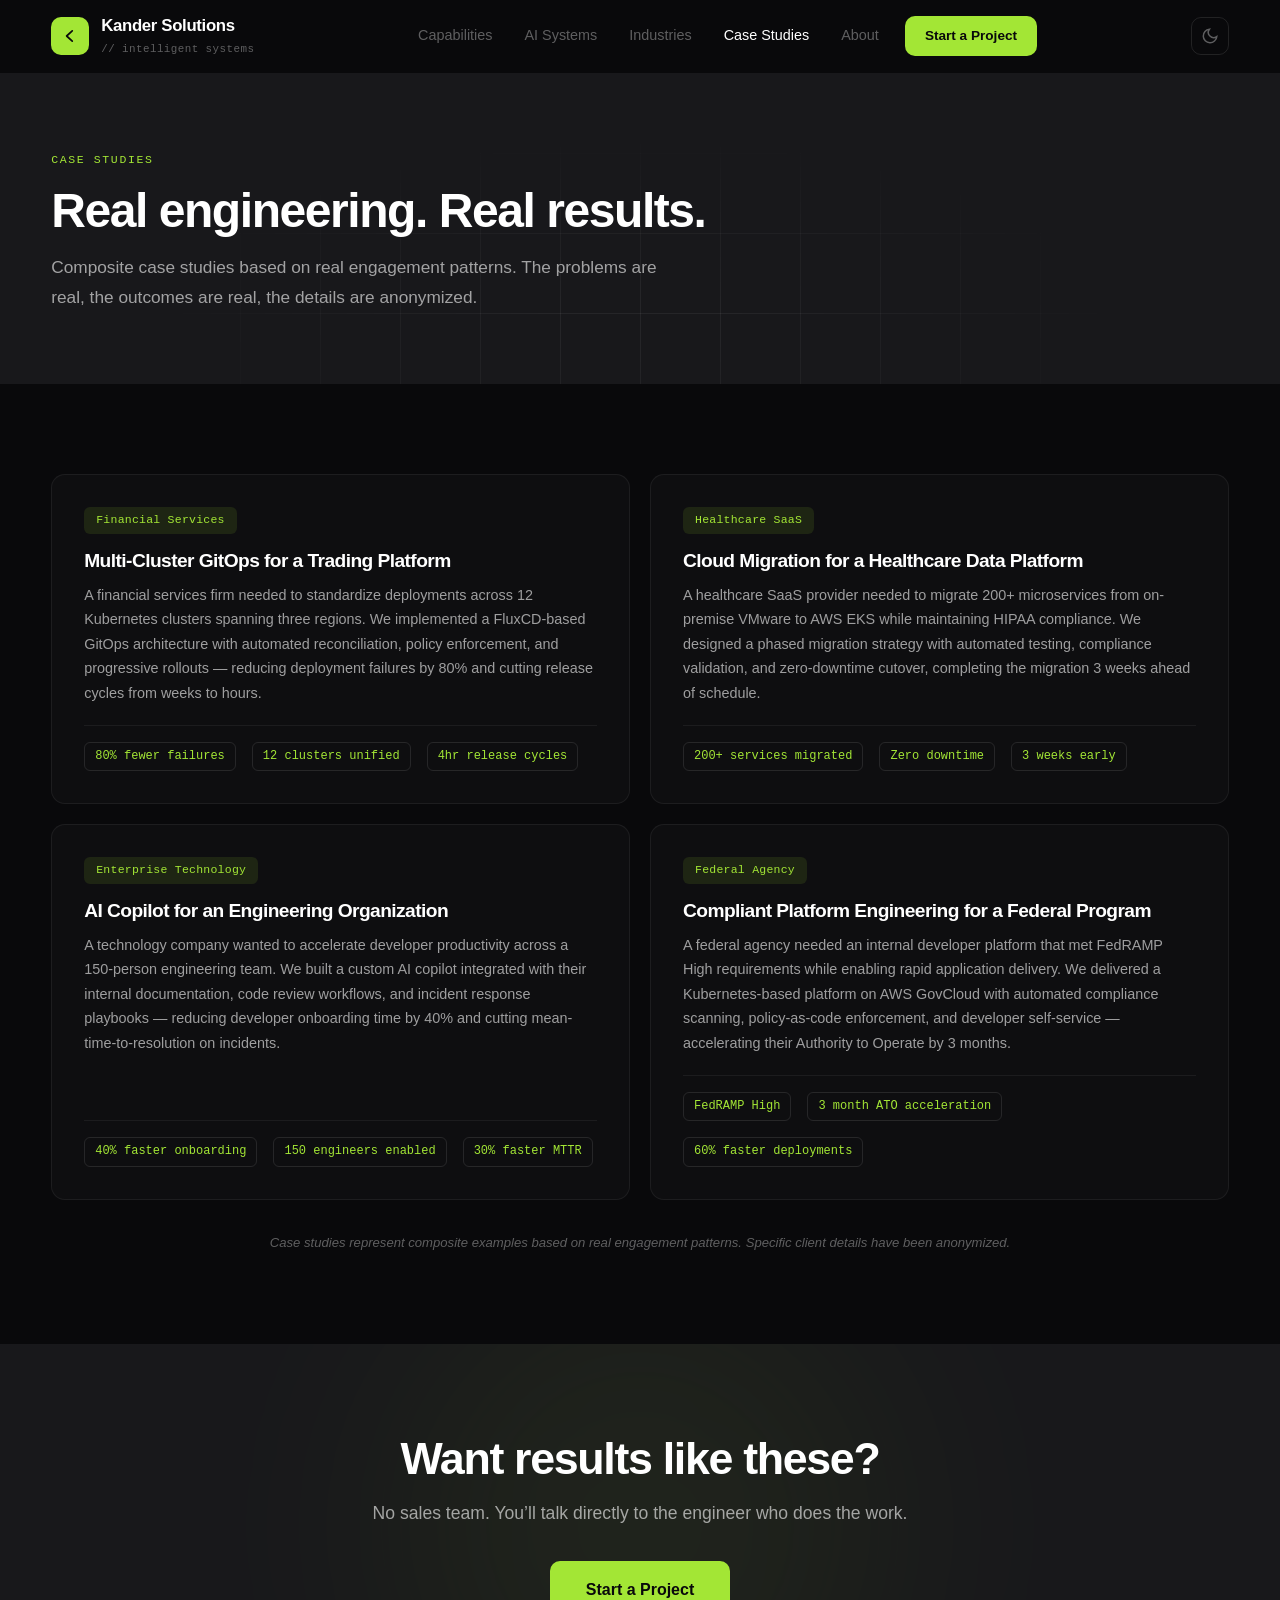
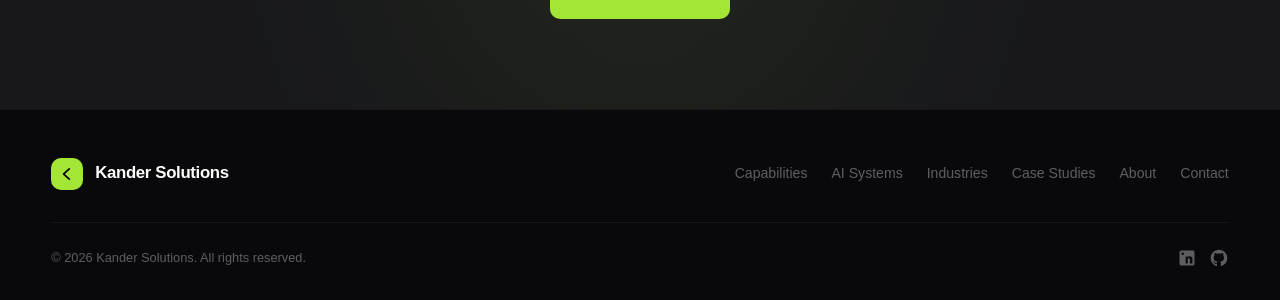
<file: case-studies.html>
<!DOCTYPE html>
<html lang="en">
<head>
  <meta charset="UTF-8">
  <meta name="viewport" content="width=device-width, initial-scale=1.0">
  <meta http-equiv="X-Content-Type-Options" content="nosniff">
  <meta name="referrer" content="strict-origin-when-cross-origin">
  <meta http-equiv="Content-Security-Policy" content="default-src 'self'; style-src 'self' https://fonts.googleapis.com 'unsafe-inline'; font-src https://fonts.gstatic.com; img-src 'self' data:; script-src 'self' 'unsafe-inline'; connect-src 'self'; frame-ancestors 'none'; base-uri 'self'; form-action 'self';">
  <meta http-equiv="Permissions-Policy" content="camera=(), microphone=(), geolocation=(), payment=()">
  <meta name="theme-color" content="#09090b">
  <title>Case Studies | Kander Solutions</title>
  <meta name="description" content="See how Kander Solutions delivers results: multi-cluster GitOps, cloud migration, AI copilots, and compliant platform engineering.">
  <meta property="og:title" content="Case Studies | Kander Solutions">
  <meta property="og:description" content="See how Kander Solutions delivers results: multi-cluster GitOps, cloud migration, AI copilots, and compliant platform engineering.">
  <meta property="og:type" content="website">
  <meta property="og:url" content="https://kandersolutions.com/case-studies">
  <link rel="icon" href="data:image/svg+xml,<svg xmlns='http://www.w3.org/2000/svg' viewBox='0 0 32 32'><rect rx='8' width='32' height='32' fill='%23a3e635'/><path d='M19 7L10 16l9 9' fill='none' stroke='%2309090b' stroke-width='3.5' stroke-linecap='round' stroke-linejoin='round'/></svg>">
  <link rel="preconnect" href="https://fonts.googleapis.com" crossorigin>
  <link rel="preconnect" href="https://fonts.gstatic.com" crossorigin>
  <link href="https://fonts.googleapis.com/css2?family=DM+Sans:wght@400;500;600;700&family=JetBrains+Mono:wght@400;500&family=Syne:wght@600;700;800&display=swap" rel="stylesheet">
  <link rel="stylesheet" href="styles.css">
</head>
<body>

  <div class="scroll-progress" id="scroll-progress"></div>

  <nav class="site-nav" id="site-nav">
    <div class="container">
      <div class="topbar">
        <a href="index.html" class="brand">
          <div class="brand__mark">
            <svg viewBox="0 0 32 32" aria-hidden="true">
              <path d="M20 7L10 16l10 9" fill="none" stroke="currentColor" stroke-width="3" stroke-linecap="round" stroke-linejoin="round"/>
            </svg>
          </div>
          <div class="brand__text">
            <span class="brand__name">Kander Solutions</span>
            <span class="brand__tagline">// intelligent systems</span>
          </div>
        </a>
        <nav class="nav" id="main-nav">
          <a href="capabilities.html">Capabilities</a>
          <a href="ai-systems.html">AI Systems</a>
          <a href="industries.html">Industries</a>
          <a href="case-studies.html" class="active">Case Studies</a>
          <a href="about.html">About</a>
          <a class="nav__btn primary" href="contact.html">Start a Project</a>
        </nav>
        <button class="theme-toggle" id="theme-toggle" aria-label="Toggle theme">
          <svg class="icon-moon" viewBox="0 0 24 24" fill="none" stroke="currentColor" stroke-width="2" stroke-linecap="round"><path d="M21 12.79A9 9 0 1111.21 3 7 7 0 0021 12.79z"/></svg>
          <svg class="icon-sun" viewBox="0 0 24 24" fill="none" stroke="currentColor" stroke-width="2" stroke-linecap="round"><circle cx="12" cy="12" r="5"/><path d="M12 1v2M12 21v2M4.22 4.22l1.42 1.42M18.36 18.36l1.42 1.42M1 12h2M21 12h2M4.22 19.78l1.42-1.42M18.36 5.64l1.42-1.42"/></svg>
        </button>
        <button class="menu-button" id="menu-button" aria-label="Open navigation">
          <span></span><span></span><span></span>
        </button>
      </div>
    </div>
  </nav>

  <main>
    <section class="page-hero">
      <div class="container">
        <span class="eyebrow">Case Studies</span>
        <h1>Real engineering. Real results.</h1>
        <p class="lede">Composite case studies based on real engagement patterns. The problems are real, the outcomes are real, the details are anonymized.</p>
      </div>
    </section>

    <section class="section section--base">
      <div class="container">
        <div class="case-study-grid">
          <div class="case-study-card animate-in">
            <span class="case-study-card__tag">Financial Services</span>
            <h3>Multi-Cluster GitOps for a Trading Platform</h3>
            <p>A financial services firm needed to standardize deployments across 12 Kubernetes clusters spanning three regions. We implemented a FluxCD-based GitOps architecture with automated reconciliation, policy enforcement, and progressive rollouts — reducing deployment failures by 80% and cutting release cycles from weeks to hours.</p>
            <div class="case-study-card__metrics">
              <span>80% fewer failures</span>
              <span>12 clusters unified</span>
              <span>4hr release cycles</span>
            </div>
          </div>
          <div class="case-study-card animate-in">
            <span class="case-study-card__tag">Healthcare SaaS</span>
            <h3>Cloud Migration for a Healthcare Data Platform</h3>
            <p>A healthcare SaaS provider needed to migrate 200+ microservices from on-premise VMware to AWS EKS while maintaining HIPAA compliance. We designed a phased migration strategy with automated testing, compliance validation, and zero-downtime cutover, completing the migration 3 weeks ahead of schedule.</p>
            <div class="case-study-card__metrics">
              <span>200+ services migrated</span>
              <span>Zero downtime</span>
              <span>3 weeks early</span>
            </div>
          </div>
          <div class="case-study-card animate-in">
            <span class="case-study-card__tag">Enterprise Technology</span>
            <h3>AI Copilot for an Engineering Organization</h3>
            <p>A technology company wanted to accelerate developer productivity across a 150-person engineering team. We built a custom AI copilot integrated with their internal documentation, code review workflows, and incident response playbooks — reducing developer onboarding time by 40% and cutting mean-time-to-resolution on incidents.</p>
            <div class="case-study-card__metrics">
              <span>40% faster onboarding</span>
              <span>150 engineers enabled</span>
              <span>30% faster MTTR</span>
            </div>
          </div>
          <div class="case-study-card animate-in">
            <span class="case-study-card__tag">Federal Agency</span>
            <h3>Compliant Platform Engineering for a Federal Program</h3>
            <p>A federal agency needed an internal developer platform that met FedRAMP High requirements while enabling rapid application delivery. We delivered a Kubernetes-based platform on AWS GovCloud with automated compliance scanning, policy-as-code enforcement, and developer self-service — accelerating their Authority to Operate by 3 months.</p>
            <div class="case-study-card__metrics">
              <span>FedRAMP High</span>
              <span>3 month ATO acceleration</span>
              <span>60% faster deployments</span>
            </div>
          </div>
        </div>
        <p class="case-study-note">Case studies represent composite examples based on real engagement patterns. Specific client details have been anonymized.</p>
      </div>
    </section>

    <section class="cta-banner">
      <div class="cta-banner__glow"></div>
      <div class="container">
        <div class="cta-box">
          <h2>Want results like these?</h2>
          <p>No sales team. You&rsquo;ll talk directly to the engineer who does the work.</p>
          <a class="btn primary large" href="contact.html">Start a Project</a>
        </div>
      </div>
    </section>
  </main>

  <footer class="footer">
    <div class="container">
      <div class="footer__top">
        <a href="index.html" class="brand small">
          <div class="brand__mark small">
            <svg viewBox="0 0 32 32" aria-hidden="true">
              <path d="M20 7L10 16l10 9" fill="none" stroke="currentColor" stroke-width="3" stroke-linecap="round" stroke-linejoin="round"/>
            </svg>
          </div>
          <div class="brand__text">
            <span class="brand__name">Kander Solutions</span>
          </div>
        </a>
        <div class="footer__links">
          <a href="capabilities.html">Capabilities</a>
          <a href="ai-systems.html">AI Systems</a>
          <a href="industries.html">Industries</a>
          <a href="case-studies.html">Case Studies</a>
          <a href="about.html">About</a>
          <a href="contact.html">Contact</a>
        </div>
      </div>
      <div class="footer__bottom-row">
        <p class="footer__copy">&copy; 2026 Kander Solutions. All rights reserved.</p>
        <div class="social-icons">
          <a href="#" aria-label="LinkedIn"><svg viewBox="0 0 24 24" fill="currentColor"><path d="M19 3a2 2 0 012 2v14a2 2 0 01-2 2H5a2 2 0 01-2-2V5a2 2 0 012-2h14m-.5 15.5v-5.3a3.3 3.3 0 00-3.3-3.3c-.8 0-1.8.5-2.3 1.3v-1.1h-2.5v8.4h2.5v-4.9c0-.7.6-1.3 1.3-1.3a1.3 1.3 0 011.3 1.3v4.9h2.5M6.9 8.5a1.5 1.5 0 001.5-1.5A1.5 1.5 0 006.9 5.5a1.5 1.5 0 00-1.5 1.5 1.5 1.5 0 001.5 1.5m1.2 10h-2.5V10h2.5v8.5z"/></svg></a>
          <a href="#" aria-label="GitHub"><svg viewBox="0 0 24 24" fill="currentColor"><path d="M12 2C6.5 2 2 6.5 2 12c0 4.4 2.9 8.2 6.8 9.5.5.1.7-.2.7-.5v-2c-2.8.6-3.3-1.2-3.3-1.2-.5-1.1-1.1-1.4-1.1-1.4-.9-.6.1-.6.1-.6 1 .1 1.5 1 1.5 1 .9 1.5 2.3 1.1 2.8.8.1-.7.3-1.1.6-1.3-2.2-.3-4.5-1.1-4.5-5 0-1.1.4-2 1-2.7-.1-.2-.4-1.3.1-2.6 0 0 .8-.3 2.7 1 .8-.2 1.6-.3 2.4-.3s1.6.1 2.4.3c1.8-1.3 2.7-1 2.7-1 .5 1.4.2 2.4.1 2.6.6.7 1 1.6 1 2.7 0 3.9-2.3 4.7-4.5 5 .4.3.7.9.7 1.9v2.8c0 .3.2.6.7.5C19.1 20.2 22 16.4 22 12c0-5.5-4.5-10-10-10z"/></svg></a>
        </div>
      </div>
    </div>
  </footer>

  <script>
    // Menu toggle
    var menuBtn = document.getElementById('menu-button');
    var mainNav = document.getElementById('main-nav');
    menuBtn.addEventListener('click', function() {
      mainNav.classList.toggle('open');
      menuBtn.classList.toggle('open');
    });

    // Theme toggle
    (function() {
      var toggle = document.getElementById('theme-toggle');
      var html = document.documentElement;
      var stored = localStorage.getItem('theme');
      if (stored) html.setAttribute('data-theme', stored);
      toggle.addEventListener('click', function() {
        var current = html.getAttribute('data-theme');
        var next = current === 'light' ? 'dark' : 'light';
        html.setAttribute('data-theme', next);
        localStorage.setItem('theme', next);
      });
    })();

    // Scroll progress + nav background
    (function() {
      var progress = document.getElementById('scroll-progress');
      var nav = document.getElementById('site-nav');
      window.addEventListener('scroll', function() {
        var scrollTop = window.scrollY;
        var docHeight = document.documentElement.scrollHeight - window.innerHeight;
        if (docHeight > 0) progress.style.width = (scrollTop / docHeight * 100) + '%';
        if (scrollTop > 40) nav.classList.add('scrolled');
        else nav.classList.remove('scrolled');
      }, { passive: true });
    })();

    // Scroll animations
    var observer = new IntersectionObserver(function(entries) {
      entries.forEach(function(entry) {
        if (entry.isIntersecting) {
          entry.target.classList.add('is-visible');
          observer.unobserve(entry.target);
        }
      });
    }, { threshold: 0.1 });
    document.querySelectorAll('.animate-in').forEach(function(el) {
      observer.observe(el);
    });
  </script>
</body>
</html>
</file>
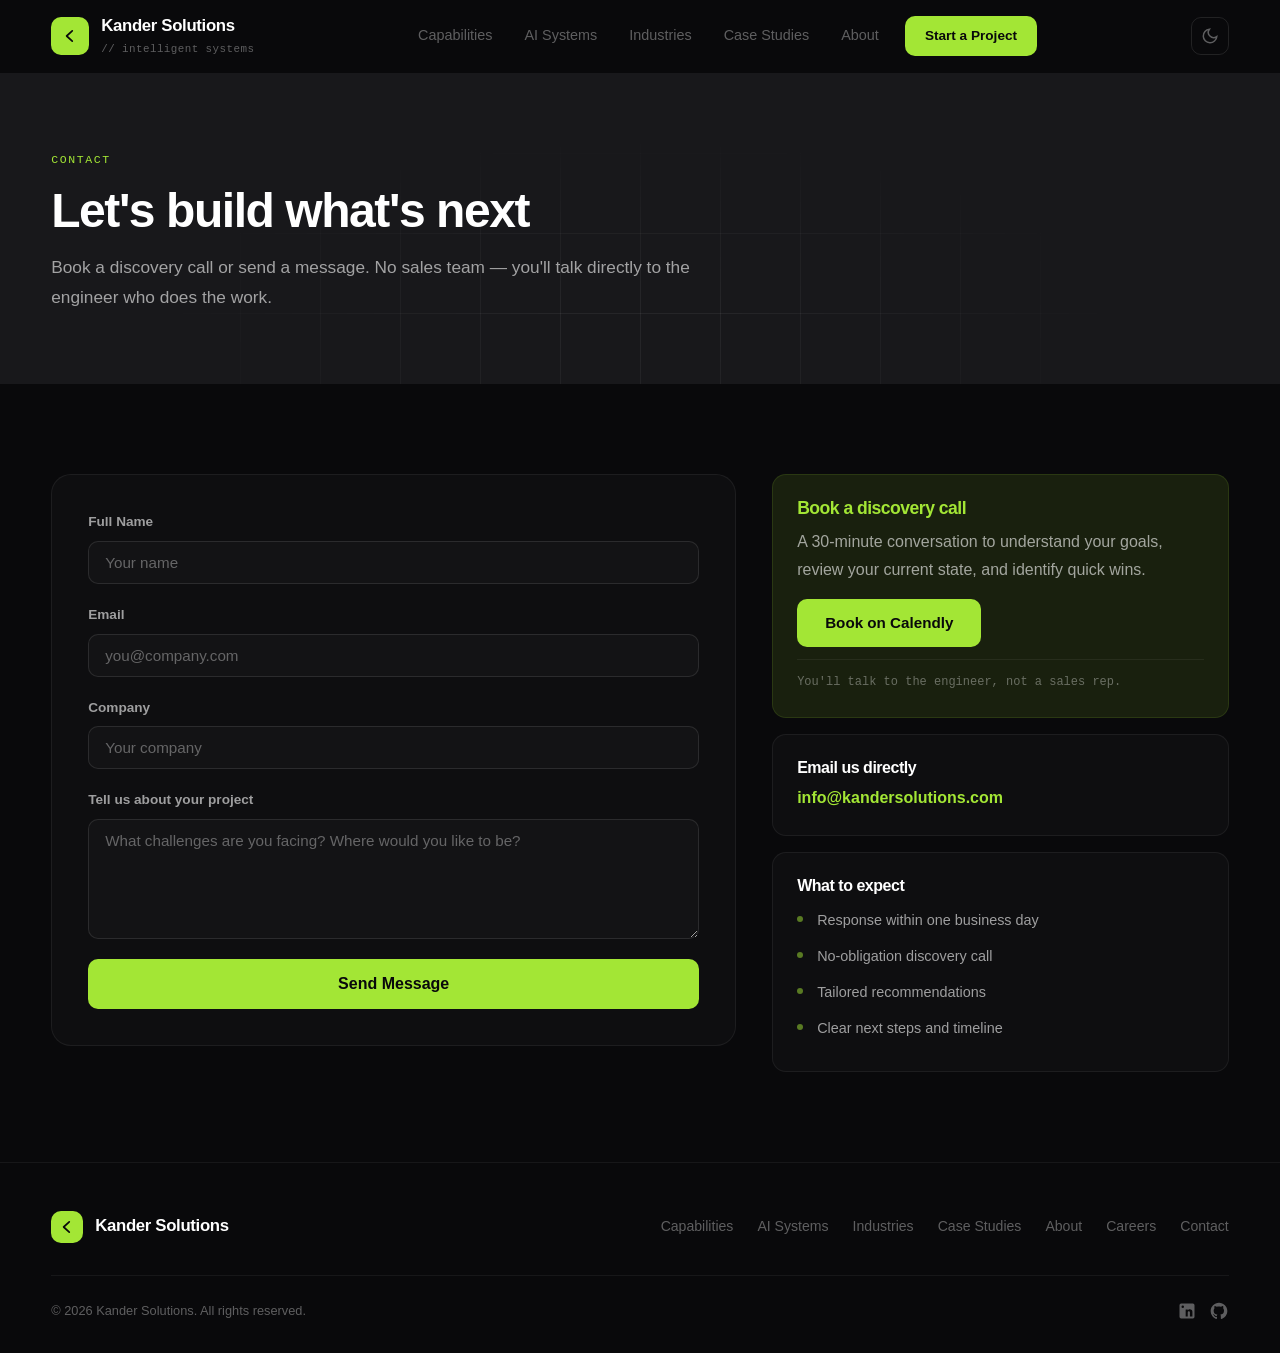
<file: contact.html>
<!DOCTYPE html>
<html lang="en">
<head>
  <meta charset="UTF-8">
  <meta name="viewport" content="width=device-width, initial-scale=1.0">
  <meta http-equiv="X-Content-Type-Options" content="nosniff">
  <meta name="referrer" content="strict-origin-when-cross-origin">
  <meta http-equiv="Content-Security-Policy" content="default-src 'self'; style-src 'self' https://fonts.googleapis.com 'unsafe-inline'; font-src https://fonts.gstatic.com; img-src 'self' data:; script-src 'self' 'unsafe-inline'; connect-src 'self'; frame-ancestors 'none'; base-uri 'self'; form-action 'self';">
  <meta http-equiv="Permissions-Policy" content="camera=(), microphone=(), geolocation=(), payment=()">
  <meta name="theme-color" content="#09090b">
  <title>Contact | Kander Solutions</title>
  <meta name="description" content="Contact Kander Solutions to discuss your infrastructure, cloud, DevOps, or AI project. Book a discovery call or send us a message.">
  <meta property="og:title" content="Contact | Kander Solutions">
  <meta property="og:description" content="Contact Kander Solutions to discuss your infrastructure, cloud, DevOps, or AI project. Book a discovery call or send us a message.">
  <meta property="og:type" content="website">
  <meta property="og:url" content="https://kandersolutions.com/contact.html">
  <meta property="og:site_name" content="Kander Solutions">
  <meta name="twitter:card" content="summary">
  <link rel="icon" href="data:image/svg+xml,<svg xmlns='http://www.w3.org/2000/svg' viewBox='0 0 32 32'><rect rx='8' width='32' height='32' fill='%23a3e635'/><path d='M19 7L10 16l9 9' fill='none' stroke='%2309090b' stroke-width='3.5' stroke-linecap='round' stroke-linejoin='round'/></svg>">
  <link rel="preconnect" href="https://fonts.googleapis.com" crossorigin>
  <link rel="preconnect" href="https://fonts.gstatic.com" crossorigin>
  <link href="https://fonts.googleapis.com/css2?family=DM+Sans:wght@400;500;600;700&family=JetBrains+Mono:wght@400;500&family=Syne:wght@600;700;800&display=swap" rel="stylesheet">
  <link rel="stylesheet" href="styles.css">
</head>
<body>

  <div class="scroll-progress" id="scroll-progress"></div>

  <nav class="site-nav" id="site-nav">
    <div class="container">
      <div class="topbar">
        <a href="index.html" class="brand">
          <div class="brand__mark">
            <svg viewBox="0 0 32 32" aria-hidden="true">
              <path d="M20 7L10 16l10 9" fill="none" stroke="currentColor" stroke-width="3" stroke-linecap="round" stroke-linejoin="round"/>
            </svg>
          </div>
          <div class="brand__text">
            <span class="brand__name">Kander Solutions</span>
            <span class="brand__tagline">// intelligent systems</span>
          </div>
        </a>
        <nav class="nav" id="main-nav">
          <a href="capabilities.html">Capabilities</a>
          <a href="ai-systems.html">AI Systems</a>
          <a href="industries.html">Industries</a>
          <a href="case-studies.html">Case Studies</a>
          <a href="about.html">About</a>
          <a class="nav__btn primary active" href="contact.html">Start a Project</a>
        </nav>
        <button class="theme-toggle" id="theme-toggle" aria-label="Toggle theme">
          <svg class="icon-moon" viewBox="0 0 24 24" fill="none" stroke="currentColor" stroke-width="2" stroke-linecap="round"><path d="M21 12.79A9 9 0 1111.21 3 7 7 0 0021 12.79z"/></svg>
          <svg class="icon-sun" viewBox="0 0 24 24" fill="none" stroke="currentColor" stroke-width="2" stroke-linecap="round"><circle cx="12" cy="12" r="5"/><path d="M12 1v2M12 21v2M4.22 4.22l1.42 1.42M18.36 18.36l1.42 1.42M1 12h2M21 12h2M4.22 19.78l1.42-1.42M18.36 5.64l1.42-1.42"/></svg>
        </button>
        <button class="menu-button" id="menu-button" aria-label="Open navigation">
          <span></span><span></span><span></span>
        </button>
      </div>
    </div>
  </nav>

  <main>
    <section class="page-hero">
      <div class="container">
        <span class="eyebrow">Contact</span>
        <h1>Let's build what's next</h1>
        <p class="lede">Book a discovery call or send a message. No sales team &mdash; you'll talk directly to the engineer who does the work.</p>
      </div>
    </section>

    <section class="section section--base">
      <div class="container">
        <div class="contact-layout">
          <div class="contact-form-wrapper">
            <form class="contact-form animate-in" id="contact-form">
              <div class="form-group">
                <label for="name">Full Name</label>
                <input type="text" id="name" name="name" required placeholder="Your name" maxlength="100" autocomplete="name">
              </div>
              <div class="form-group">
                <label for="email">Email</label>
                <input type="email" id="email" name="email" required placeholder="you@company.com" maxlength="254" autocomplete="email">
              </div>
              <div class="form-group">
                <label for="company">Company</label>
                <input type="text" id="company" name="company" placeholder="Your company" maxlength="150" autocomplete="organization">
              </div>
              <div class="form-group">
                <label for="message">Tell us about your project</label>
                <textarea id="message" name="message" rows="5" placeholder="What challenges are you facing? Where would you like to be?" maxlength="2000"></textarea>
              </div>
              <button type="submit" class="btn primary large full-width">Send Message</button>
            </form>
          </div>
          <div class="contact-info">
            <div class="contact-info-card calendly-card animate-in" style="transition-delay:.1s">
              <h3>Book a discovery call</h3>
              <p>A 30-minute conversation to understand your goals, review your current state, and identify quick wins.</p>
              <a class="btn primary" href="https://calendly.com/kandersolutions" target="_blank" rel="noopener noreferrer">Book on Calendly</a>
              <p class="direct-note">You'll talk to the engineer, not a sales rep.</p>
            </div>
            <div class="contact-info-card animate-in" style="transition-delay:.2s">
              <h4>Email us directly</h4>
              <p><a id="email-link" class="link" href="#">info@kandersolutions.com</a></p>
            </div>
            <div class="contact-info-card animate-in" style="transition-delay:.3s">
              <h4>What to expect</h4>
              <ul>
                <li>Response within one business day</li>
                <li>No-obligation discovery call</li>
                <li>Tailored recommendations</li>
                <li>Clear next steps and timeline</li>
              </ul>
            </div>
          </div>
        </div>
      </div>
    </section>
  </main>

  <footer class="footer">
    <div class="container">
      <div class="footer__top">
        <a href="index.html" class="brand small">
          <div class="brand__mark small">
            <svg viewBox="0 0 32 32" aria-hidden="true">
              <path d="M20 7L10 16l10 9" fill="none" stroke="currentColor" stroke-width="3" stroke-linecap="round" stroke-linejoin="round"/>
            </svg>
          </div>
          <div class="brand__text">
            <span class="brand__name">Kander Solutions</span>
          </div>
        </a>
        <div class="footer__links">
          <a href="capabilities.html">Capabilities</a>
          <a href="ai-systems.html">AI Systems</a>
          <a href="industries.html">Industries</a>
          <a href="case-studies.html">Case Studies</a>
          <a href="about.html">About</a>
          <a href="careers.html">Careers</a>
          <a href="contact.html">Contact</a>
        </div>
      </div>
      <div class="footer__bottom-row">
        <p class="footer__copy">&copy; 2026 Kander Solutions. All rights reserved.</p>
        <div class="social-icons">
          <a href="#" aria-label="LinkedIn"><svg viewBox="0 0 24 24" fill="currentColor"><path d="M19 3a2 2 0 012 2v14a2 2 0 01-2 2H5a2 2 0 01-2-2V5a2 2 0 012-2h14m-.5 15.5v-5.3a3.3 3.3 0 00-3.3-3.3c-.8 0-1.8.5-2.3 1.3v-1.1h-2.5v8.4h2.5v-4.9c0-.7.6-1.3 1.3-1.3a1.3 1.3 0 011.3 1.3v4.9h2.5M6.9 8.5a1.5 1.5 0 001.5-1.5A1.5 1.5 0 006.9 5.5a1.5 1.5 0 00-1.5 1.5 1.5 1.5 0 001.5 1.5m1.2 10h-2.5V10h2.5v8.5z"/></svg></a>
          <a href="#" aria-label="GitHub"><svg viewBox="0 0 24 24" fill="currentColor"><path d="M12 2C6.5 2 2 6.5 2 12c0 4.4 2.9 8.2 6.8 9.5.5.1.7-.2.7-.5v-2c-2.8.6-3.3-1.2-3.3-1.2-.5-1.1-1.1-1.4-1.1-1.4-.9-.6.1-.6.1-.6 1 .1 1.5 1 1.5 1 .9 1.5 2.3 1.1 2.8.8.1-.7.3-1.1.6-1.3-2.2-.3-4.5-1.1-4.5-5 0-1.1.4-2 1-2.7-.1-.2-.4-1.3.1-2.6 0 0 .8-.3 2.7 1 .8-.2 1.6-.3 2.4-.3s1.6.1 2.4.3c1.8-1.3 2.7-1 2.7-1 .5 1.4.2 2.4.1 2.6.6.7 1 1.6 1 2.7 0 3.9-2.3 4.7-4.5 5 .4.3.7.9.7 1.9v2.8c0 .3.2.6.7.5C19.1 20.2 22 16.4 22 12c0-5.5-4.5-10-10-10z"/></svg></a>
        </div>
      </div>
    </div>
  </footer>

  <script>
    // Menu toggle
    var menuBtn = document.getElementById('menu-button');
    var mainNav = document.getElementById('main-nav');
    menuBtn.addEventListener('click', function() {
      mainNav.classList.toggle('open');
      menuBtn.classList.toggle('open');
    });

    // Theme toggle
    (function() {
      var toggle = document.getElementById('theme-toggle');
      var html = document.documentElement;
      var stored = localStorage.getItem('theme');
      if (stored) html.setAttribute('data-theme', stored);
      toggle.addEventListener('click', function() {
        var current = html.getAttribute('data-theme');
        var next = current === 'light' ? 'dark' : 'light';
        html.setAttribute('data-theme', next);
        localStorage.setItem('theme', next);
      });
    })();

    // Scroll progress + nav background
    (function() {
      var progress = document.getElementById('scroll-progress');
      var nav = document.getElementById('site-nav');
      window.addEventListener('scroll', function() {
        var scrollTop = window.scrollY;
        var docHeight = document.documentElement.scrollHeight - window.innerHeight;
        if (docHeight > 0) progress.style.width = (scrollTop / docHeight * 100) + '%';
        if (scrollTop > 40) nav.classList.add('scrolled');
        else nav.classList.remove('scrolled');
      }, { passive: true });
    })();

    // Email obfuscation
    (function() {
      var u = 'info'; var d = 'kandersolutions.com';
      var addr = u + '@' + d;
      var mailto = 'mailto:' + addr;
      var el = document.getElementById('email-link');
      if (el) { el.href = mailto; el.textContent = addr; }
    })();

    // Form submission
    document.getElementById('contact-form').addEventListener('submit', function(e) {
      e.preventDefault();

      var name = document.getElementById('name').value.trim();
      var email = document.getElementById('email').value.trim();
      var company = document.getElementById('company').value.trim();
      var message = document.getElementById('message').value.trim();

      if (!name || !email) return;
      var emailRegex = /^[^\s@]+@[^\s@]+\.[^\s@]+$/;
      if (!emailRegex.test(email)) return;

      var u = 'info'; var d = 'kandersolutions.com';
      var to = u + '@' + d;
      var subject = 'Inquiry from ' + name + (company ? ' (' + company + ')' : '');
      var body = 'Name: ' + name + '\n'
        + 'Email: ' + email + '\n'
        + (company ? 'Company: ' + company + '\n' : '')
        + '\n' + message;

      window.location.href = 'mailto:' + encodeURIComponent(to)
        + '?subject=' + encodeURIComponent(subject)
        + '&body=' + encodeURIComponent(body);
    });

    // Scroll animations
    var observer = new IntersectionObserver(function(entries) {
      entries.forEach(function(entry) {
        if (entry.isIntersecting) {
          entry.target.classList.add('is-visible');
          observer.unobserve(entry.target);
        }
      });
    }, { threshold: 0.1 });
    document.querySelectorAll('.animate-in').forEach(function(el) {
      observer.observe(el);
    });
  </script>
</body>
</html>
</file>
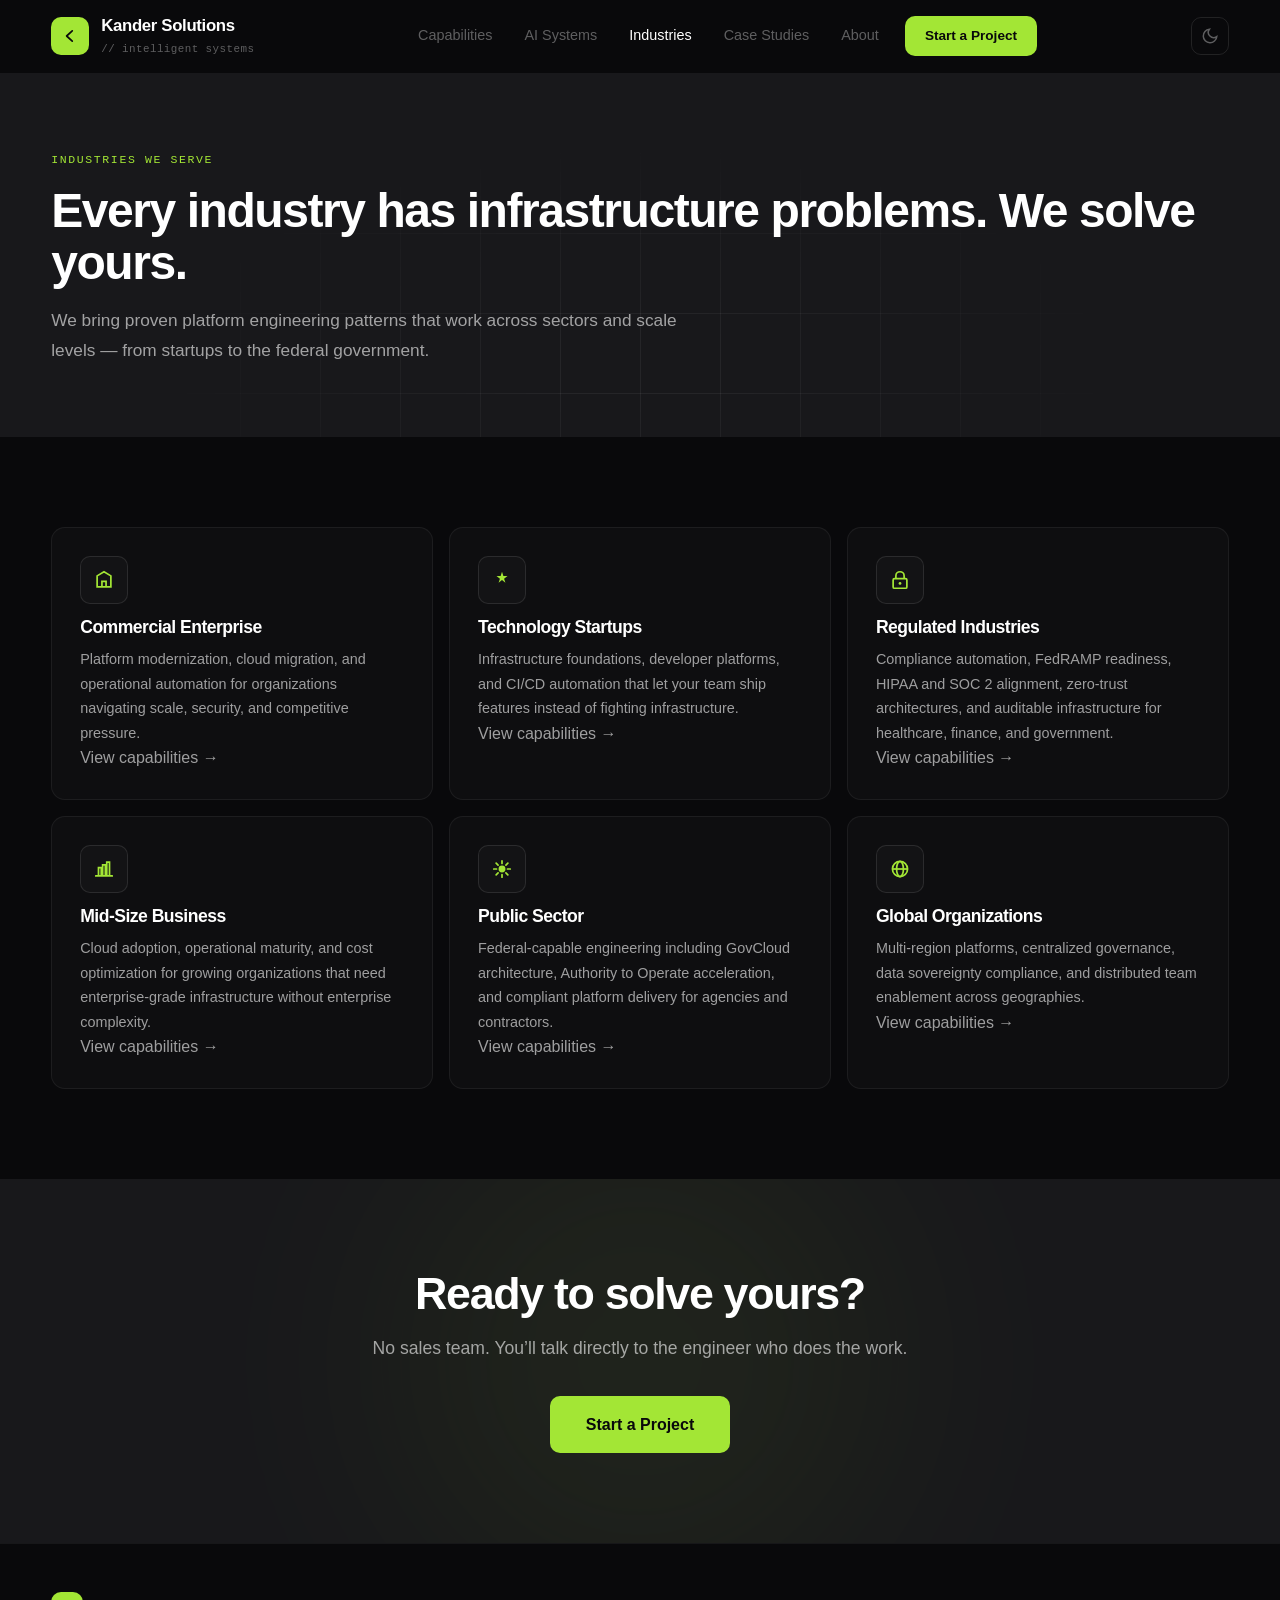
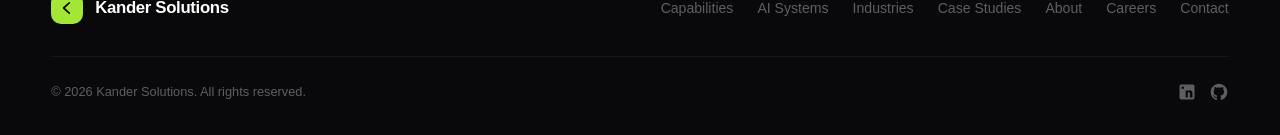
<file: industries.html>
<!DOCTYPE html>
<html lang="en">
<head>
  <meta charset="UTF-8">
  <meta name="viewport" content="width=device-width, initial-scale=1.0">
  <meta http-equiv="X-Content-Type-Options" content="nosniff">
  <meta name="referrer" content="strict-origin-when-cross-origin">
  <meta http-equiv="Content-Security-Policy" content="default-src 'self'; style-src 'self' https://fonts.googleapis.com 'unsafe-inline'; font-src https://fonts.gstatic.com; img-src 'self' data:; script-src 'self' 'unsafe-inline'; connect-src 'self'; frame-ancestors 'none'; base-uri 'self'; form-action 'self';">
  <meta http-equiv="Permissions-Policy" content="camera=(), microphone=(), geolocation=(), payment=()">
  <meta name="theme-color" content="#09090b">
  <title>Industries | Kander Solutions</title>
  <meta name="description" content="Kander Solutions serves commercial enterprises, startups, regulated industries, mid-size businesses, and global organizations with cloud, platform, and AI engineering.">
  <meta property="og:title" content="Industries | Kander Solutions">
  <meta property="og:description" content="Kander Solutions serves commercial enterprises, startups, regulated industries, mid-size businesses, and global organizations with cloud, platform, and AI engineering.">
  <meta property="og:type" content="website">
  <meta property="og:url" content="https://kandersolutions.com/industries">
  <link rel="icon" href="data:image/svg+xml,<svg xmlns='http://www.w3.org/2000/svg' viewBox='0 0 32 32'><rect rx='8' width='32' height='32' fill='%23a3e635'/><path d='M19 7L10 16l9 9' fill='none' stroke='%2309090b' stroke-width='3.5' stroke-linecap='round' stroke-linejoin='round'/></svg>">
  <link rel="preconnect" href="https://fonts.googleapis.com" crossorigin>
  <link rel="preconnect" href="https://fonts.gstatic.com" crossorigin>
  <link href="https://fonts.googleapis.com/css2?family=DM+Sans:wght@400;500;600;700&family=JetBrains+Mono:wght@400;500&family=Syne:wght@600;700;800&display=swap" rel="stylesheet">
  <link rel="stylesheet" href="styles.css">
</head>
<body>

  <div class="scroll-progress" id="scroll-progress"></div>

  <nav class="site-nav" id="site-nav">
    <div class="container">
      <div class="topbar">
        <a href="index.html" class="brand">
          <div class="brand__mark">
            <svg viewBox="0 0 32 32" aria-hidden="true">
              <path d="M20 7L10 16l10 9" fill="none" stroke="currentColor" stroke-width="3" stroke-linecap="round" stroke-linejoin="round"/>
            </svg>
          </div>
          <div class="brand__text">
            <span class="brand__name">Kander Solutions</span>
            <span class="brand__tagline">// intelligent systems</span>
          </div>
        </a>
        <nav class="nav" id="main-nav">
          <a href="capabilities.html">Capabilities</a>
          <a href="ai-systems.html">AI Systems</a>
          <a href="#" class="active">Industries</a>
          <a href="case-studies.html">Case Studies</a>
          <a href="about.html">About</a>
          <a class="nav__btn primary" href="contact.html">Start a Project</a>
        </nav>
        <button class="theme-toggle" id="theme-toggle" aria-label="Toggle theme">
          <svg class="icon-moon" viewBox="0 0 24 24" fill="none" stroke="currentColor" stroke-width="2" stroke-linecap="round"><path d="M21 12.79A9 9 0 1111.21 3 7 7 0 0021 12.79z"/></svg>
          <svg class="icon-sun" viewBox="0 0 24 24" fill="none" stroke="currentColor" stroke-width="2" stroke-linecap="round"><circle cx="12" cy="12" r="5"/><path d="M12 1v2M12 21v2M4.22 4.22l1.42 1.42M18.36 18.36l1.42 1.42M1 12h2M21 12h2M4.22 19.78l1.42-1.42M18.36 5.64l1.42-1.42"/></svg>
        </button>
        <button class="menu-button" id="menu-button" aria-label="Open navigation">
          <span></span><span></span><span></span>
        </button>
      </div>
    </div>
  </nav>

  <main>
    <section class="page-hero">
      <div class="container">
        <span class="eyebrow">Industries We Serve</span>
        <h1>Every industry has infrastructure problems. We solve yours.</h1>
        <p class="lede">We bring proven platform engineering patterns that work across sectors and scale levels &mdash; from startups to the federal government.</p>
      </div>
    </section>

    <section class="section section--base">
      <div class="container">
        <div class="industry-grid">
          <div class="industry-card animate-in" style="transition-delay: 0s;">
            <div class="icon-box">
              <svg viewBox="0 0 32 32"><path d="M6 26V10l10-6 10 6v16H6z" fill="none" stroke="currentColor" stroke-width="2.5"/><path d="M13 26v-8h6v8" fill="none" stroke="currentColor" stroke-width="2.5"/></svg>
            </div>
            <h3>Commercial Enterprise</h3>
            <p>Platform modernization, cloud migration, and operational automation for organizations navigating scale, security, and competitive pressure.</p>
            <a href="capabilities.html">View capabilities &rarr;</a>
          </div>
          <div class="industry-card animate-in" style="transition-delay: 0.1s;">
            <div class="icon-box">
              <svg viewBox="0 0 32 32"><path d="M16 4l2 6h6l-5 4 2 6-5-4-5 4 2-6-5-4h6z" fill="currentColor"/></svg>
            </div>
            <h3>Technology Startups</h3>
            <p>Infrastructure foundations, developer platforms, and CI/CD automation that let your team ship features instead of fighting infrastructure.</p>
            <a href="capabilities.html">View capabilities &rarr;</a>
          </div>
          <div class="industry-card animate-in" style="transition-delay: 0.2s;">
            <div class="icon-box">
              <svg viewBox="0 0 32 32"><rect x="6" y="14" width="20" height="14" rx="2" fill="none" stroke="currentColor" stroke-width="2.5"/><path d="M10 14v-4a6 6 0 0 1 12 0v4" fill="none" stroke="currentColor" stroke-width="2.5"/><circle cx="16" cy="21" r="2" fill="currentColor"/></svg>
            </div>
            <h3>Regulated Industries</h3>
            <p>Compliance automation, FedRAMP readiness, HIPAA and SOC 2 alignment, zero-trust architectures, and auditable infrastructure for healthcare, finance, and government.</p>
            <a href="capabilities.html">View capabilities &rarr;</a>
          </div>
          <div class="industry-card animate-in" style="transition-delay: 0.3s;">
            <div class="icon-box">
              <svg viewBox="0 0 32 32"><path d="M4 26h24M8 26V14h4v12M14 26V10h4v16M20 26V6h4v20" fill="none" stroke="currentColor" stroke-width="2.5" stroke-linecap="round"/></svg>
            </div>
            <h3>Mid-Size Business</h3>
            <p>Cloud adoption, operational maturity, and cost optimization for growing organizations that need enterprise-grade infrastructure without enterprise complexity.</p>
            <a href="capabilities.html">View capabilities &rarr;</a>
          </div>
          <div class="industry-card animate-in" style="transition-delay: 0.4s;">
            <div class="icon-box">
              <svg viewBox="0 0 32 32"><path d="M16 4v4M16 24v4M4 16h4M24 16h4M7.5 7.5l2.8 2.8M21.7 21.7l2.8 2.8M7.5 24.5l2.8-2.8M21.7 10.3l2.8-2.8" fill="none" stroke="currentColor" stroke-width="2.5" stroke-linecap="round"/><circle cx="16" cy="16" r="5" fill="currentColor"/></svg>
            </div>
            <h3>Public Sector</h3>
            <p>Federal-capable engineering including GovCloud architecture, Authority to Operate acceleration, and compliant platform delivery for agencies and contractors.</p>
            <a href="capabilities.html">View capabilities &rarr;</a>
          </div>
          <div class="industry-card animate-in" style="transition-delay: 0.5s;">
            <div class="icon-box">
              <svg viewBox="0 0 32 32"><circle cx="16" cy="16" r="11" fill="none" stroke="currentColor" stroke-width="2.5"/><ellipse cx="16" cy="16" rx="5" ry="11" fill="none" stroke="currentColor" stroke-width="2.5"/><path d="M5 16h22" fill="none" stroke="currentColor" stroke-width="2.5"/></svg>
            </div>
            <h3>Global Organizations</h3>
            <p>Multi-region platforms, centralized governance, data sovereignty compliance, and distributed team enablement across geographies.</p>
            <a href="capabilities.html">View capabilities &rarr;</a>
          </div>
        </div>
      </div>
    </section>

    <section class="cta-banner">
      <div class="cta-banner__glow"></div>
      <div class="container">
        <div class="cta-box">
          <h2>Ready to solve yours?</h2>
          <p>No sales team. You&rsquo;ll talk directly to the engineer who does the work.</p>
          <a class="btn primary large" href="contact.html">Start a Project</a>
        </div>
      </div>
    </section>
  </main>

  <footer class="footer">
    <div class="container">
      <div class="footer__top">
        <a href="index.html" class="brand small">
          <div class="brand__mark small">
            <svg viewBox="0 0 32 32" aria-hidden="true">
              <path d="M20 7L10 16l10 9" fill="none" stroke="currentColor" stroke-width="3" stroke-linecap="round" stroke-linejoin="round"/>
            </svg>
          </div>
          <div class="brand__text">
            <span class="brand__name">Kander Solutions</span>
          </div>
        </a>
        <div class="footer__links">
          <a href="capabilities.html">Capabilities</a>
          <a href="ai-systems.html">AI Systems</a>
          <a href="industries.html">Industries</a>
          <a href="case-studies.html">Case Studies</a>
          <a href="about.html">About</a>
          <a href="careers.html">Careers</a>
          <a href="contact.html">Contact</a>
        </div>
      </div>
      <div class="footer__bottom-row">
        <p class="footer__copy">&copy; 2026 Kander Solutions. All rights reserved.</p>
        <div class="social-icons">
          <a href="#" aria-label="LinkedIn"><svg viewBox="0 0 24 24" fill="currentColor"><path d="M19 3a2 2 0 012 2v14a2 2 0 01-2 2H5a2 2 0 01-2-2V5a2 2 0 012-2h14m-.5 15.5v-5.3a3.3 3.3 0 00-3.3-3.3c-.8 0-1.8.5-2.3 1.3v-1.1h-2.5v8.4h2.5v-4.9c0-.7.6-1.3 1.3-1.3a1.3 1.3 0 011.3 1.3v4.9h2.5M6.9 8.5a1.5 1.5 0 001.5-1.5A1.5 1.5 0 006.9 5.5a1.5 1.5 0 00-1.5 1.5 1.5 1.5 0 001.5 1.5m1.2 10h-2.5V10h2.5v8.5z"/></svg></a>
          <a href="#" aria-label="GitHub"><svg viewBox="0 0 24 24" fill="currentColor"><path d="M12 2C6.5 2 2 6.5 2 12c0 4.4 2.9 8.2 6.8 9.5.5.1.7-.2.7-.5v-2c-2.8.6-3.3-1.2-3.3-1.2-.5-1.1-1.1-1.4-1.1-1.4-.9-.6.1-.6.1-.6 1 .1 1.5 1 1.5 1 .9 1.5 2.3 1.1 2.8.8.1-.7.3-1.1.6-1.3-2.2-.3-4.5-1.1-4.5-5 0-1.1.4-2 1-2.7-.1-.2-.4-1.3.1-2.6 0 0 .8-.3 2.7 1 .8-.2 1.6-.3 2.4-.3s1.6.1 2.4.3c1.8-1.3 2.7-1 2.7-1 .5 1.4.2 2.4.1 2.6.6.7 1 1.6 1 2.7 0 3.9-2.3 4.7-4.5 5 .4.3.7.9.7 1.9v2.8c0 .3.2.6.7.5C19.1 20.2 22 16.4 22 12c0-5.5-4.5-10-10-10z"/></svg></a>
        </div>
      </div>
    </div>
  </footer>

  <script>
    // Menu toggle
    var menuBtn = document.getElementById('menu-button');
    var mainNav = document.getElementById('main-nav');
    menuBtn.addEventListener('click', function() {
      mainNav.classList.toggle('open');
      menuBtn.classList.toggle('open');
    });

    // Theme toggle
    (function() {
      var toggle = document.getElementById('theme-toggle');
      var html = document.documentElement;
      var stored = localStorage.getItem('theme');
      if (stored) html.setAttribute('data-theme', stored);
      toggle.addEventListener('click', function() {
        var current = html.getAttribute('data-theme');
        var next = current === 'light' ? 'dark' : 'light';
        html.setAttribute('data-theme', next);
        localStorage.setItem('theme', next);
      });
    })();

    // Scroll progress + nav background
    (function() {
      var progress = document.getElementById('scroll-progress');
      var nav = document.getElementById('site-nav');
      window.addEventListener('scroll', function() {
        var scrollTop = window.scrollY;
        var docHeight = document.documentElement.scrollHeight - window.innerHeight;
        if (docHeight > 0) progress.style.width = (scrollTop / docHeight * 100) + '%';
        if (scrollTop > 40) nav.classList.add('scrolled');
        else nav.classList.remove('scrolled');
      }, { passive: true });
    })();

    // Scroll animations
    var observer = new IntersectionObserver(function(entries) {
      entries.forEach(function(entry) {
        if (entry.isIntersecting) {
          entry.target.classList.add('is-visible');
          observer.unobserve(entry.target);
        }
      });
    }, { threshold: 0.1 });
    document.querySelectorAll('.animate-in').forEach(function(el) {
      observer.observe(el);
    });
  </script>
</body>
</html>
</file>
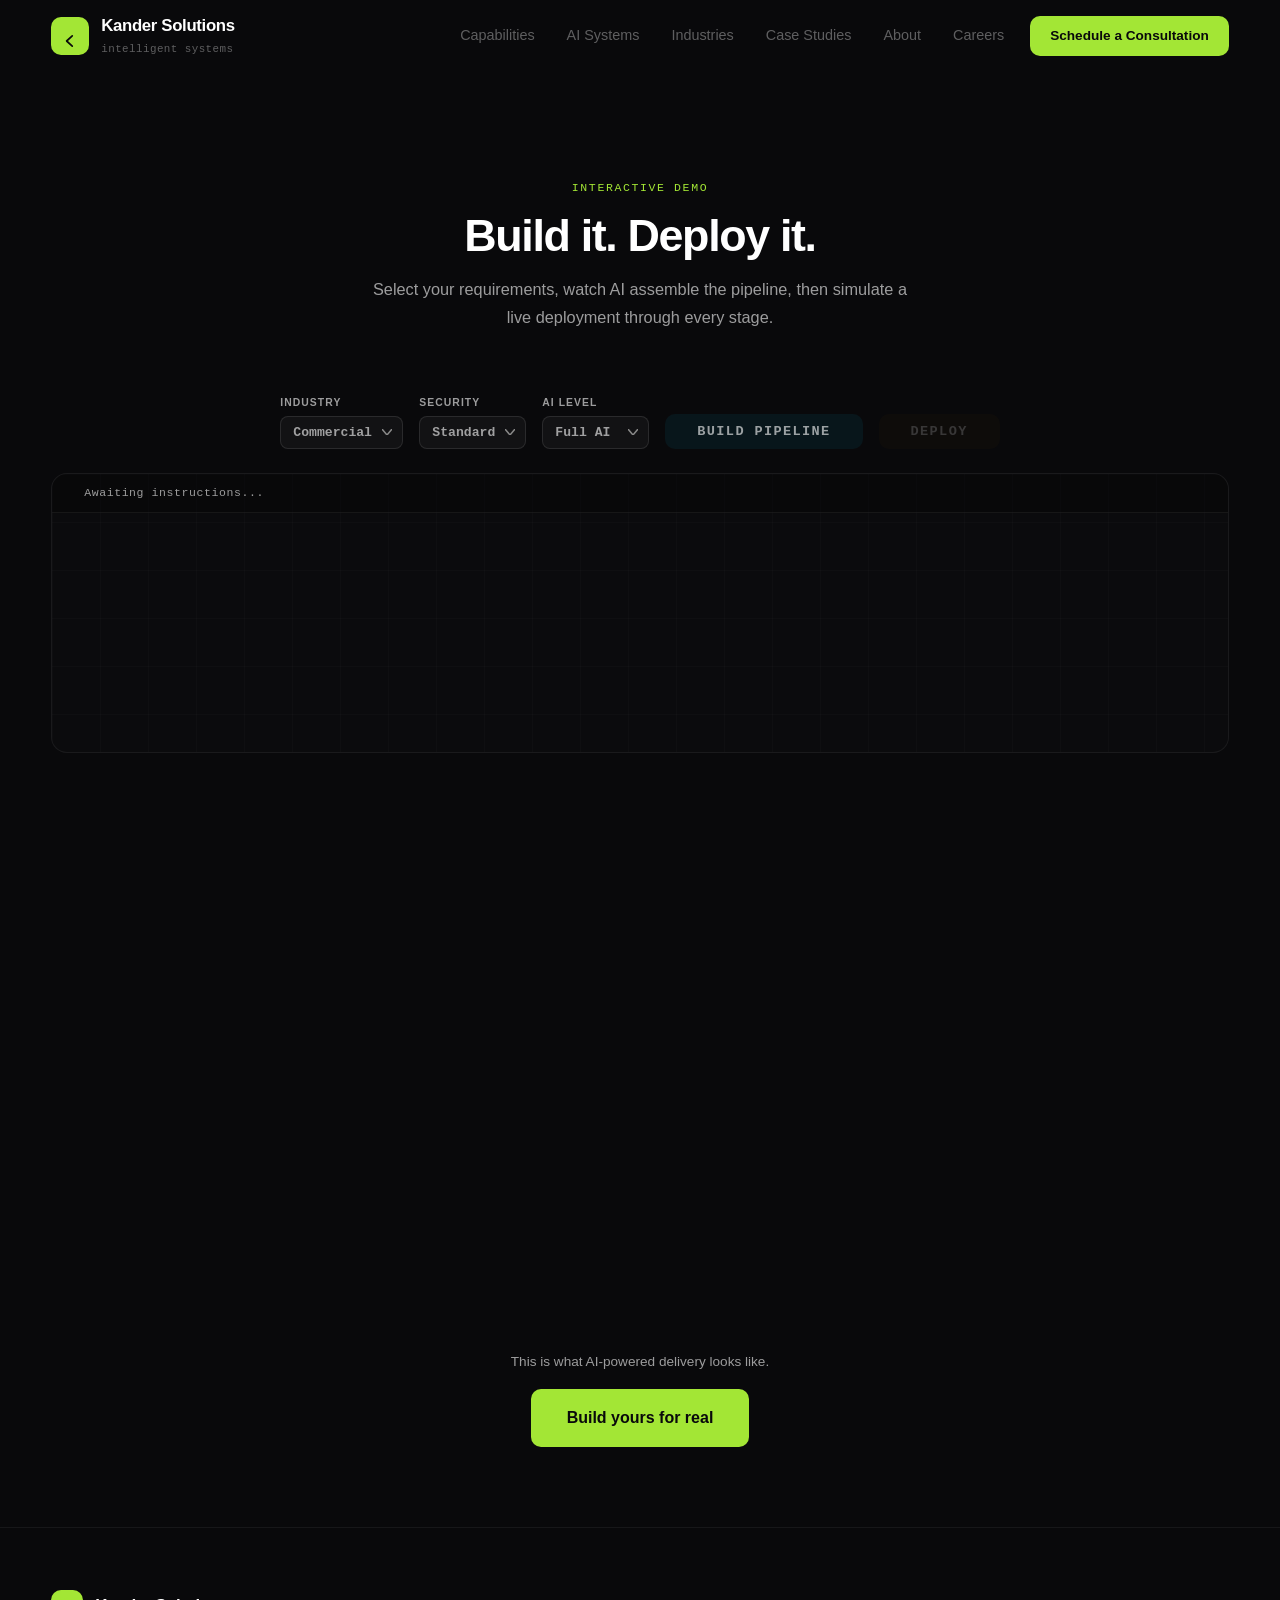
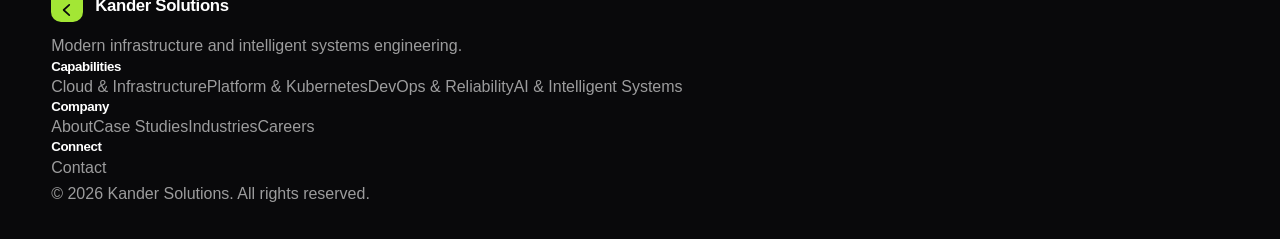
<file: pipeline-demo.html>
<!DOCTYPE html>
<html lang="en">
<head>
  <meta charset="UTF-8">
  <meta name="viewport" content="width=device-width, initial-scale=1.0">
  <meta http-equiv="X-Content-Type-Options" content="nosniff">
  <meta name="referrer" content="strict-origin-when-cross-origin">
  <meta http-equiv="Content-Security-Policy" content="default-src 'self'; style-src 'self' https://fonts.googleapis.com 'unsafe-inline'; font-src https://fonts.gstatic.com; img-src 'self' data:; script-src 'self' 'unsafe-inline'; connect-src 'self'; frame-ancestors 'none'; base-uri 'self'; form-action 'self';">
  <meta http-equiv="Permissions-Policy" content="camera=(), microphone=(), geolocation=(), payment=()">
  <title>AI Pipeline Demo | Kander Solutions</title>
  <meta name="description" content="Watch AI assemble and deploy a secure pipeline. Select criteria, watch it build, then simulate a live deployment.">
  <link rel="icon" href="data:image/svg+xml,<svg xmlns='http://www.w3.org/2000/svg' viewBox='0 0 32 32'><rect rx='8' width='32' height='32' fill='%231a5ca7'/><path d='M19 7L10 16l9 9' fill='none' stroke='white' stroke-width='3.5' stroke-linecap='round' stroke-linejoin='round'/></svg>">
  <link rel="preconnect" href="https://fonts.googleapis.com" crossorigin>
  <link rel="preconnect" href="https://fonts.gstatic.com" crossorigin>
  <link href="https://fonts.googleapis.com/css2?family=Inter:wght@400;500;600;700&family=Space+Grotesk:wght@500;600;700&display=swap" rel="stylesheet">
  <link rel="stylesheet" href="styles.css">
  <style>
    .demo-hero { padding: 100px 0 32px; text-align: center; background: var(--bg-primary); }
    .demo-hero h1 { font-size: clamp(1.8rem, 4vw, 2.8rem); margin: 12px 0 16px; }
    .demo-hero h1 span { color: var(--cyan); }
    .demo-hero .lede { max-width: 560px; margin: 0 auto; font-size: 1.02rem; color: var(--text-secondary); }
    .demo-section { padding: 32px 0 80px; background: var(--bg-primary); }

    /* Controls */
    .demo-controls { display: flex; flex-wrap: wrap; gap: 16px; justify-content: center; align-items: flex-end; margin-bottom: 24px; }
    .ctrl-group { display: flex; flex-direction: column; gap: 4px; }
    .ctrl-group label { font-size: 0.65rem; font-weight: 700; text-transform: uppercase; letter-spacing: 0.1em; color: var(--text-muted); }
    .ctrl-group select { font-family: 'Space Grotesk', monospace; font-size: 0.82rem; font-weight: 600; padding: 8px 30px 8px 12px; border: 1px solid rgba(255,255,255,0.1); border-radius: 8px; background: rgba(255,255,255,0.04); color: var(--white); appearance: none; cursor: pointer; background-image: url("data:image/svg+xml,%3Csvg xmlns='http://www.w3.org/2000/svg' width='10' height='6'%3E%3Cpath d='M0 0l5 6 5-6' fill='none' stroke='%23888' stroke-width='1.5'/%3E%3C/svg%3E"); background-repeat: no-repeat; background-position: right 10px center; }
    .ctrl-group select:focus { outline: none; border-color: var(--cyan); }
    .ctrl-group select option { background: #0d1321; }
    .action-btn { font-family: 'Space Grotesk', monospace; font-size: 0.85rem; font-weight: 700; text-transform: uppercase; letter-spacing: 0.1em; padding: 10px 32px; border: 2px solid var(--cyan); border-radius: 10px; background: rgba(6,182,212,0.08); color: var(--cyan); cursor: pointer; transition: all 0.2s ease; }
    .action-btn:hover { background: rgba(6,182,212,0.15); box-shadow: 0 0 20px rgba(6,182,212,0.15); }
    .action-btn:disabled { opacity: 0.3; pointer-events: none; }
    .action-btn.amber { border-color: var(--amber); color: var(--amber); background: rgba(245,158,11,0.08); }
    .action-btn.amber:hover { background: rgba(245,158,11,0.15); box-shadow: 0 0 20px rgba(245,158,11,0.15); }

    /* ═══ PHASE 1: Block Builder ═══ */
    .builder-area { position: relative; background: rgba(255,255,255,0.01); border: 1px solid rgba(255,255,255,0.06); border-radius: 16px; overflow: hidden; min-height: 280px; margin-bottom: 24px; }
    .builder-area::before { content: ''; position: absolute; inset: 0; background-image: linear-gradient(rgba(255,255,255,0.015) 1px, transparent 1px), linear-gradient(90deg, rgba(255,255,255,0.015) 1px, transparent 1px); background-size: 48px 48px; pointer-events: none; }
    .builder-bar { display: flex; align-items: center; gap: 10px; padding: 10px 16px; border-bottom: 1px solid rgba(255,255,255,0.06); background: rgba(0,0,0,0.3); font-family: 'Space Grotesk', monospace; font-size: 0.72rem; color: var(--text-muted); position: relative; z-index: 2; }
    .builder-bar__dot { width: 6px; height: 6px; border-radius: 50%; background: var(--text-muted); transition: all 0.3s; }
    .builder-bar__dot.on { background: var(--cyan); box-shadow: 0 0 8px var(--cyan); animation: bPulse 1s ease-in-out infinite; }
    @keyframes bPulse { 0%,100%{opacity:1;}50%{opacity:0.4;} }
    .builder-bar__text { flex: 1; letter-spacing: 0.05em; transition: color 0.3s; }
    .builder-bar__text.on { color: var(--cyan); }
    .builder-rows { padding: 24px 20px; display: flex; flex-direction: column; gap: 8px; position: relative; z-index: 1; }
    .b-row-label { font-family: 'Space Grotesk', monospace; font-size: 0.58rem; font-weight: 700; text-transform: uppercase; letter-spacing: 0.12em; color: var(--text-muted); opacity: 0; transition: opacity 0.3s; }
    .b-row-label.vis { opacity: 1; }
    .b-row { display: flex; align-items: center; gap: 0; flex-wrap: wrap; }
    .b-stage { display: flex; align-items: center; gap: 8px; padding: 10px 14px; background: rgba(255,255,255,0.03); border: 1px solid rgba(255,255,255,0.08); border-radius: 8px; opacity: 0; transform: translateY(16px) scale(0.92); transition: all 0.35s cubic-bezier(0.34,1.56,0.64,1); flex-shrink: 0; }
    .b-stage.in { opacity: 1; transform: translateY(0) scale(1); }
    .b-stage.flash { border-color: var(--cyan); box-shadow: 0 0 16px rgba(6,182,212,0.2); }
    .b-stage.ai { border-color: rgba(6,182,212,0.2); }
    .b-stage.ai.in { box-shadow: 0 0 12px rgba(6,182,212,0.08); }
    .b-stage .ai-badge { position: absolute; top: -5px; right: -5px; background: var(--cyan); color: #0a0e17; font-size: 0.5rem; font-weight: 800; padding: 1px 4px; border-radius: 3px; opacity: 0; transform: scale(0); transition: all 0.25s ease 0.15s; }
    .b-stage.ai.in .ai-badge { opacity: 1; transform: scale(1); }
    .b-stage { position: relative; }
    .b-stage__name { font-family: 'Space Grotesk', monospace; font-size: 0.68rem; font-weight: 700; text-transform: uppercase; letter-spacing: 0.05em; color: var(--white); }
    .b-stage__desc { font-size: 0.55rem; color: var(--text-muted); }
    .b-stage.ai .b-stage__name { color: var(--cyan); }
    .b-conn { width: 24px; height: 2px; position: relative; flex-shrink: 0; }
    .b-conn__line { position: absolute; top: 0; left: 0; width: 0; height: 2px; background: linear-gradient(90deg, rgba(6,182,212,0.4), rgba(59,130,246,0.4)); border-radius: 1px; transition: width 0.25s ease; }
    .b-conn.drawn .b-conn__line { width: 100%; }
    .b-conn__dot { position: absolute; width: 4px; height: 4px; border-radius: 50%; background: var(--cyan); box-shadow: 0 0 6px var(--cyan); top: -1px; opacity: 0; }
    .b-conn.flow .b-conn__dot { opacity: 1; animation: cFlow 1.2s linear infinite; }
    @keyframes cFlow { 0%{left:-4px;}100%{left:24px;} }
    .builder-done { text-align: center; padding: 16px; opacity: 0; transition: all 0.5s ease; }
    .builder-done.vis { opacity: 1; }
    .builder-done__badge { display: inline-flex; align-items: center; gap: 8px; padding: 8px 20px; border-radius: 999px; background: rgba(6,182,212,0.1); border: 1px solid rgba(6,182,212,0.3); font-family: 'Space Grotesk', monospace; font-size: 0.75rem; font-weight: 700; letter-spacing: 0.1em; color: var(--cyan); text-transform: uppercase; }
    .builder-done__dot { width: 6px; height: 6px; border-radius: 50%; background: var(--cyan); box-shadow: 0 0 8px var(--cyan); animation: bPulse 1.5s ease-in-out infinite; }
    .scan-line { position: absolute; top: 0; left: 0; right: 0; height: 2px; background: linear-gradient(90deg, transparent, var(--cyan), transparent); opacity: 0; z-index: 10; pointer-events: none; }
    .scan-line.go { opacity: 0.7; animation: scanGo 0.8s ease-in-out; }
    @keyframes scanGo { 0%{top:0;opacity:0;}10%{opacity:0.7;}90%{opacity:0.7;}100%{top:100%;opacity:0;} }

    /* ═══ PHASE 2: Pixel Deployment ═══ */
    .deploy-section { margin-top: 40px; opacity: 0; transform: translateY(20px); transition: all 0.6s ease; pointer-events: none; }
    .deploy-section.active { opacity: 1; transform: translateY(0); pointer-events: auto; }
    .deploy-header { text-align: center; margin-bottom: 16px; }
    .deploy-header h2 { font-size: 1.3rem; margin-bottom: 6px; }
    .deploy-header h2 span { color: var(--cyan); }
    .deploy-header p { font-size: 0.88rem; color: var(--text-muted); }
    .pixel-wrap { position: relative; border: 1px solid rgba(255,255,255,0.06); border-radius: 12px; overflow: hidden; background: #080c14; }
    .pixel-canvas { display: block; width: 100%; image-rendering: pixelated; image-rendering: crisp-edges; }
    .pixel-hud { position: absolute; bottom: 8px; left: 12px; font-family: 'Space Grotesk', monospace; font-size: 0.65rem; font-weight: 700; text-transform: uppercase; letter-spacing: 0.08em; color: var(--cyan); background: rgba(0,0,0,0.6); padding: 3px 8px; border-radius: 4px; pointer-events: none; }

    .score-row { display: flex; gap: 24px; justify-content: center; margin-top: 20px; opacity: 0; transition: opacity 0.5s ease; }
    .score-row.vis { opacity: 1; }
    .score-item { text-align: center; }
    .score-item__num { font-family: 'Space Grotesk', monospace; font-size: 1.4rem; font-weight: 700; color: var(--cyan); }
    .score-item__label { font-size: 0.6rem; font-weight: 600; text-transform: uppercase; letter-spacing: 0.08em; color: var(--text-muted); }

    @media (max-width: 768px) {
      .ctrl-group { min-width: 45%; }
      .b-stage { padding: 8px 10px; }
      .b-conn { width: 16px; }
      .score-row { gap: 12px; }
    }
    @media (max-width: 480px) {
      .ctrl-group { min-width: 100%; }
    }
  </style>
</head>
<body>

  <nav class="site-nav">
    <div class="container">
      <div class="topbar">
        <a href="index.html" class="brand">
          <div class="brand__mark"><span class="brand__mark-glow"></span><svg viewBox="0 0 32 32" aria-hidden="true"><path d="M20 7L10 16l10 9" fill="none" stroke="currentColor" stroke-width="3" stroke-linecap="round" stroke-linejoin="round"/></svg></div>
          <div class="brand__text"><span class="brand__name">Kander Solutions</span><span class="brand__tagline">Intelligent systems</span></div>
        </a>
        <nav class="nav">
          <a href="capabilities.html">Capabilities</a>
          <a href="ai-systems.html">AI Systems</a>
          <a href="industries.html">Industries</a>
          <a href="case-studies.html">Case Studies</a>
          <a href="about.html">About</a>
          <a href="careers.html">Careers</a>
          <a class="nav__btn primary" href="contact.html">Schedule a Consultation</a>
        </nav>
        <button class="menu-button" aria-label="Open navigation"><span></span><span></span><span></span></button>
      </div>
    </div>
  </nav>

  <main>
    <section class="demo-hero">
      <div class="container">
        <span class="eyebrow">Interactive Demo</span>
        <h1>Build it. <span>Deploy it.</span></h1>
        <p class="lede">Select your requirements, watch AI assemble the pipeline, then simulate a live deployment through every stage.</p>
      </div>
    </section>

    <section class="demo-section">
      <div class="container">
        <div class="demo-controls">
          <div class="ctrl-group"><label>Industry</label><select id="cr-ind"><option value="commercial">Commercial</option><option value="healthcare">Healthcare</option><option value="financial">Financial</option><option value="federal">Federal</option><option value="startup">Startup</option></select></div>
          <div class="ctrl-group"><label>Security</label><select id="cr-sec"><option value="standard">Standard</option><option value="high">High</option><option value="maximum">Maximum</option></select></div>
          <div class="ctrl-group"><label>AI Level</label><select id="cr-ai"><option value="full">Full AI</option><option value="moderate">Moderate</option><option value="minimal">Minimal</option></select></div>
          <button class="action-btn" id="btn-build">Build Pipeline</button>
          <button class="action-btn amber" id="btn-deploy" disabled>Deploy</button>
        </div>

        <!-- PHASE 1: Builder -->
        <div class="builder-area" id="builder-area">
          <div class="scan-line" id="scan-line"></div>
          <div class="builder-bar">
            <span class="builder-bar__dot" id="bar-dot"></span>
            <span class="builder-bar__text" id="bar-text">Awaiting instructions...</span>
          </div>
          <div class="builder-rows" id="builder-rows"></div>
          <div class="builder-done" id="builder-done">
            <div class="builder-done__badge"><span class="builder-done__dot"></span>Pipeline Ready</div>
          </div>
        </div>

        <!-- PHASE 2: Pixel Deployment -->
        <div class="deploy-section" id="deploy-section">
          <div class="deploy-header">
            <h2>Simulating <span>deployment</span></h2>
            <p>Watch the AI robot carry your code through the pipeline.</p>
          </div>
          <div class="pixel-wrap">
            <canvas id="pxc" class="pixel-canvas" width="960" height="300"></canvas>
            <div class="pixel-hud" id="px-hud">Ready</div>
          </div>
          <div class="score-row" id="score-row">
            <div class="score-item"><div class="score-item__num" id="s-sec">0</div><div class="score-item__label">Security</div></div>
            <div class="score-item"><div class="score-item__num" id="s-vel">0</div><div class="score-item__label">Velocity</div></div>
            <div class="score-item"><div class="score-item__num" id="s-rel">0</div><div class="score-item__label">Reliability</div></div>
            <div class="score-item"><div class="score-item__num" id="s-cnt">0</div><div class="score-item__label">Stages</div></div>
          </div>
        </div>

        <div style="text-align:center;margin-top:48px;">
          <p style="color:var(--text-muted);font-size:0.85rem;margin-bottom:16px;">This is what AI-powered delivery looks like.</p>
          <a class="btn primary large" href="contact.html">Build yours for real</a>
        </div>
      </div>
    </section>
  </main>

  <footer class="footer">
    <div class="container">
      <div class="footer__column"><a href="index.html" class="brand small"><div class="brand__mark small"><span class="brand__mark-glow"></span><svg viewBox="0 0 32 32" aria-hidden="true"><path d="M20 7L10 16l10 9" fill="none" stroke="currentColor" stroke-width="3" stroke-linecap="round" stroke-linejoin="round"/></svg></div><div><p class="brand__name">Kander Solutions</p></div></a><p class="muted-text" style="margin-top:10px;">Modern infrastructure and intelligent systems engineering.</p></div>
      <div class="footer__column"><h5>Capabilities</h5><a href="capabilities.html#cloud-infra">Cloud &amp; Infrastructure</a><a href="capabilities.html#platform-k8s">Platform &amp; Kubernetes</a><a href="capabilities.html#devops-reliability">DevOps &amp; Reliability</a><a href="capabilities.html#ai-systems">AI &amp; Intelligent Systems</a></div>
      <div class="footer__column"><h5>Company</h5><a href="about.html">About</a><a href="case-studies.html">Case Studies</a><a href="industries.html">Industries</a><a href="careers.html">Careers</a></div>
      <div class="footer__column"><h5>Connect</h5><a href="contact.html">Contact</a></div>
      <div class="footer__bottom"><p>&copy; 2026 Kander Solutions. All rights reserved.</p></div>
    </div>
  </footer>

  <script>
    document.querySelector('.menu-button').addEventListener('click', function() { document.querySelector('.nav').classList.toggle('open'); this.classList.toggle('open'); });

    // ═══ Stage definitions ═══
    var SL = {
      commit:    { name:'Code',       desc:'Push to repo',       ai:false, sec:0,  vel:5,  rel:5 },
      aiReview:  { name:'AI Review',  desc:'Quality scan',       ai:true,  sec:12, vel:15, rel:10 },
      build:     { name:'Build',      desc:'Container image',    ai:false, sec:5,  vel:5,  rel:10 },
      test:      { name:'Test',       desc:'Unit tests',         ai:false, sec:5,  vel:5,  rel:15 },
      integTest: { name:'Integration',desc:'E2E tests',          ai:false, sec:5,  vel:0,  rel:15 },
      sast:      { name:'SAST',       desc:'Static analysis',    ai:false, sec:15, vel:0,  rel:5 },
      aiSec:     { name:'AI Scan',    desc:'Threat analysis',    ai:true,  sec:20, vel:10, rel:10 },
      sbom:      { name:'SBOM',       desc:'Supply chain',       ai:false, sec:15, vel:0,  rel:5 },
      policy:    { name:'Policy',     desc:'Compliance gate',    ai:false, sec:15, vel:0,  rel:5 },
      aiApprove: { name:'AI Approve', desc:'Deploy readiness',   ai:true,  sec:5,  vel:15, rel:10 },
      staging:   { name:'Staging',    desc:'Pre-prod',           ai:false, sec:5,  vel:0,  rel:10 },
      deploy:    { name:'Deploy',     desc:'Production',         ai:false, sec:0,  vel:5,  rel:5 },
      aiMon:     { name:'AI Monitor', desc:'Observe & heal',     ai:true,  sec:15, vel:15, rel:15 }
    };

    function getStages(ind, sec, ai) {
      var s = ['commit'];
      if (ai !== 'minimal') s.push('aiReview');
      s.push('build', 'test');
      if (sec !== 'standard') s.push('integTest');
      if (sec === 'maximum') { s.push('sast'); s.push('sbom'); }
      else if (sec === 'high') s.push('sast');
      if (ai !== 'minimal') s.push('aiSec');
      if (sec !== 'standard') s.push('policy');
      if (ai !== 'minimal') s.push('aiApprove');
      if (ind === 'federal' || ind === 'healthcare' || sec === 'maximum') s.push('staging');
      s.push('deploy');
      if (ai !== 'minimal') s.push('aiMon');
      return s;
    }

    // ═══ PHASE 1: Block Builder ═══
    var builtStages = null;
    var building = false;

    function setBar(text, on) {
      document.getElementById('bar-text').textContent = text;
      document.getElementById('bar-text').className = 'builder-bar__text' + (on ? ' on' : '');
      document.getElementById('bar-dot').className = 'builder-bar__dot' + (on ? ' on' : '');
    }

    function buildPipeline() {
      if (building) return;
      building = true;
      document.getElementById('btn-build').disabled = true;
      document.getElementById('btn-deploy').disabled = true;
      document.getElementById('deploy-section').classList.remove('active');
      document.getElementById('builder-done').classList.remove('vis');
      document.getElementById('scan-line').classList.remove('go');
      document.getElementById('builder-rows').innerHTML = '';

      var stages = getStages(
        document.getElementById('cr-ind').value,
        document.getElementById('cr-sec').value,
        document.getElementById('cr-ai').value
      );

      setBar('Analyzing requirements...', true);

      // Break into rows of ~5
      var rows = [], cur = [];
      for (var i = 0; i < stages.length; i++) {
        cur.push(stages[i]);
        if (cur.length >= 5 || stages[i] === 'policy' || stages[i] === 'deploy') {
          if (i < stages.length - 1) { rows.push(cur); cur = []; }
        }
      }
      if (cur.length) rows.push(cur);

      var rowLabels = ['Source & Build', 'Security & Compliance', 'Deploy & Observe', 'Monitoring'];

      // Build DOM
      var allItems = [];
      for (var r = 0; r < rows.length; r++) {
        var lbl = document.createElement('div');
        lbl.className = 'b-row-label';
        lbl.textContent = rowLabels[r] || 'Phase ' + (r + 1);
        document.getElementById('builder-rows').appendChild(lbl);
        var rowEl = document.createElement('div');
        rowEl.className = 'b-row';
        document.getElementById('builder-rows').appendChild(rowEl);
        for (var s = 0; s < rows[r].length; s++) {
          var st = SL[rows[r][s]];
          var el = document.createElement('div');
          el.className = 'b-stage' + (st.ai ? ' ai' : '');
          el.innerHTML = (st.ai ? '<span class="ai-badge">AI</span>' : '') +
            '<div><span class="b-stage__name">' + st.name + '</span><br><span class="b-stage__desc">' + st.desc + '</span></div>';
          rowEl.appendChild(el);
          allItems.push({ type: 'label', el: lbl, row: r });
          allItems.push({ type: 'stage', el: el, name: st.name });
          if (s < rows[r].length - 1) {
            var cn = document.createElement('div');
            cn.className = 'b-conn';
            cn.innerHTML = '<div class="b-conn__line"></div><div class="b-conn__dot"></div>';
            rowEl.appendChild(cn);
            allItems.push({ type: 'conn', el: cn });
          }
        }
      }

      // Animate sequentially
      var idx = 0, revealed = {};
      function next() {
        if (idx >= allItems.length) { finishBuild(stages); return; }
        var it = allItems[idx++];
        if (it.type === 'label') { if (!revealed[it.row]) { revealed[it.row] = true; it.el.classList.add('vis'); } next(); return; }
        if (it.type === 'stage') {
          setBar('Placing: ' + it.name, true);
          it.el.classList.add('in');
          it.el.classList.add('flash');
          setTimeout(function() { it.el.classList.remove('flash'); }, 300);
          setTimeout(next, 200);
          return;
        }
        if (it.type === 'conn') {
          it.el.classList.add('drawn');
          setTimeout(function() { it.el.classList.add('flow'); }, 150);
          setTimeout(next, 120);
        }
      }

      setTimeout(function() { setBar('Assembling pipeline...', true); next(); }, 800);
    }

    function finishBuild(stages) {
      builtStages = stages;
      setBar('Pipeline assembled. Verification complete.', true);
      document.getElementById('scan-line').classList.add('go');
      setTimeout(function() {
        document.getElementById('builder-done').classList.add('vis');
        document.getElementById('deploy-section').classList.add('active');
        building = false;
        document.getElementById('btn-build').disabled = false;
        document.getElementById('btn-build').textContent = 'Rebuild';
        document.getElementById('btn-deploy').disabled = false;
      }, 800);
    }

    document.getElementById('btn-build').addEventListener('click', buildPipeline);

    // ═══ PHASE 2: Pixel Deployment ═══
    var canvas = document.getElementById('pxc');
    var ctx = canvas.getContext('2d');
    var PW = 960, PH = 300, S = 3;
    var deploying = false;
    var dState = null;
    var sparks = [];

    var CC = { bg:'#080c14', belt:'#12182a', beltLine:'#1a2340', conv1:'#151e35', conv2:'#1a2845',
      station:'#0f1a2e', sBorder:'#1e3050', sActive:'#06b6d4',
      cyan:'#06b6d4', blue:'#3b82f6', amber:'#f59e0b',
      rBody:'#06b6d4', rEye:'#fff', rDark:'#0891b2',
      pkg:'#3b82f6', pkgD:'#2563eb', text:'#4a6080', textB:'#06b6d4' };

    function px(x,y,w,h,c) { ctx.fillStyle = c; ctx.fillRect(x*S,y*S,w*S,h*S); }
    function pxT(t,x,y,c,sz) { ctx.fillStyle = c; ctx.font = (sz||8)+'px monospace'; ctx.fillText(t,x*S,y*S); }

    var beltOff = 0;
    function drawBelt(y) {
      px(0,y,320,5,CC.belt); px(0,y,320,1,CC.beltLine); px(0,y+4,320,1,CC.beltLine);
      for (var i = -1; i < 33; i++) px(i*10+(beltOff%10),y+1,6,2,CC.conv2);
      beltOff += 0.3;
    }

    function drawBot(x,y,f) {
      var b = f%2===0?0:-1;
      px(x+2,y+4+b,12,10,CC.rBody); px(x+3,y+3+b,10,1,CC.rBody); px(x+3,y+14+b,10,1,CC.rBody);
      px(x+3,y+b,10,4,CC.rDark); px(x+4,y+1+b,8,2,CC.rBody);
      px(x+5,y+1+b,2,2,CC.rEye); px(x+9,y+1+b,2,2,CC.rEye);
      px(x+5,y+1+b,1,1,CC.cyan); px(x+9,y+1+b,1,1,CC.cyan);
      px(x+7,y-2+b,2,2,CC.amber); px(x+8,y-3+b,1,1,f%4<2?CC.amber:CC.cyan);
      var ay = f%2===0?7:6;
      px(x,y+ay+b,2,4,CC.rDark); px(x+14,y+ay+b,2,4,CC.rDark);
      var ls = f%4<2?0:1;
      px(x+4-ls,y+15+b,3,4,CC.rDark); px(x+9+ls,y+15+b,3,4,CC.rDark);
      px(x+2,y+8+b,12,1,CC.cyan);
    }

    function drawPkg(x,y,stage) {
      px(x,y,10,10,CC.pkg); px(x+1,y+1,8,8,CC.pkgD); px(x+2,y+2,6,6,CC.pkg);
      if (stage>=2) { px(x+3,y+3,4,1,'#60a5fa'); px(x+3,y+5,4,1,'#60a5fa'); }
      if (stage>=4) px(x+6,y+6,2,2,'#34d399');
      if (stage>=6) { px(x,y-1,10,1,CC.cyan); px(x,y+10,10,1,CC.cyan); px(x-1,y,1,10,CC.cyan); px(x+10,y,1,10,CC.cyan); }
    }

    function drawStn(x,y,label,active,isAI) {
      var bc = active ? CC.sActive : CC.sBorder;
      px(x,y+22,26,2,bc);
      px(x+1,y+4,24,18,CC.station);
      px(x+1,y+4,24,1,bc); px(x+1,y+21,24,1,bc); px(x+1,y+4,1,18,bc); px(x+24,y+4,1,18,bc);
      if (isAI && active) { px(x+3,y+1,8,3,CC.cyan); pxT('AI',(x+4),(y+3.2),'#080c14',6); }
      pxT(label,(x+2),(y+14),active?CC.textB:CC.text,6);
      if (active) { px(x+8,y+7,10,1,CC.cyan); px(x+8,y+9,10,1,CC.cyan); }
    }

    function addSparks(x,y,n,c) { for(var i=0;i<n;i++) sparks.push({x:x,y:y,vx:(Math.random()-0.5)*2,vy:-Math.random()*2-0.5,life:15+Math.random()*15,c:c||CC.cyan}); }
    function updateSparks() { for(var i=sparks.length-1;i>=0;i--) { var s=sparks[i]; s.x+=s.vx; s.y+=s.vy; s.vy+=0.08; s.life--; if(s.life<=0){sparks.splice(i,1);continue;} px(Math.floor(s.x),Math.floor(s.y),2,2,s.c); } }

    function startDeploy() {
      if (deploying || !builtStages) return;
      deploying = true;
      document.getElementById('btn-deploy').disabled = true;
      document.getElementById('score-row').classList.remove('vis');
      sparks = [];

      var stages = builtStages;
      var stnW = 26, gap = Math.max(3, Math.floor((310-stages.length*stnW)/(stages.length+1)));
      var sx = Math.max(3, Math.floor((320-stages.length*(stnW+gap))/2));
      var stns = [];
      for (var i=0;i<stages.length;i++) stns.push({ x:sx+i*(stnW+gap), y:48, key:stages[i], t:SL[stages[i]] });

      dState = { stages:stages, stns:stns, phase:'intro', rx:-20, ry:52, ci:-1,
        tx:stns[0].x-2, frame:0, wt:0, wd:25, ps:0, pkx:0, pkVis:false,
        active:[], done:false, scores:{sec:20,vel:20,rel:20} };
      for (var j=0;j<stages.length;j++) dState.active.push(false);
      document.getElementById('px-hud').textContent = 'Deploying...';
      document.getElementById('deploy-section').scrollIntoView({ behavior:'smooth', block:'center' });
    }

    function updateDeploy() {
      if (!dState) return;
      var a = dState;
      a.frame++;
      if (a.phase==='intro') {
        a.rx+=1.5;
        if (a.rx>=a.tx) { a.rx=a.tx; a.phase='work'; a.ci=0; a.wt=0; a.active[0]=true; a.pkVis=true; a.pkx=a.stns[0].x+8;
          document.getElementById('px-hud').textContent=a.stns[0].t.name; addSparks(a.rx+8,a.ry+4,5,CC.cyan); }
        else document.getElementById('px-hud').textContent='Robot deploying...';
      } else if (a.phase==='work') {
        a.wt++;
        if (a.wt%6===0) addSparks(a.stns[a.ci].x+13,a.stns[a.ci].y+6,2,a.stns[a.ci].t.ai?CC.cyan:CC.amber);
        if (a.wt>=a.wd) {
          var st=a.stns[a.ci]; a.scores.sec+=st.t.sec; a.scores.vel+=st.t.vel; a.scores.rel+=st.t.rel; a.ps=a.ci+1;
          addSparks(a.rx+8,a.ry+2,8,CC.amber);
          if (a.ci<a.stns.length-1) { a.ci++; a.tx=a.stns[a.ci].x-2; a.phase='move'; document.getElementById('px-hud').textContent='Moving...'; }
          else { a.phase='done'; a.done=true; document.getElementById('px-hud').textContent='Deployed'; addSparks(a.rx+8,a.ry,20,CC.cyan); addSparks(a.rx+8,a.ry,15,CC.amber); finishDeploy(a); }
        }
      } else if (a.phase==='move') {
        a.rx+=1.2; a.pkx+=1.2;
        if (a.rx>=a.tx) { a.rx=a.tx; a.pkx=a.stns[a.ci].x+8; a.phase='work'; a.wt=0; a.active[a.ci]=true;
          document.getElementById('px-hud').textContent=a.stns[a.ci].t.name; addSparks(a.rx+8,a.ry+4,5,CC.cyan); }
      }
    }

    function finishDeploy(a) {
      var sec=Math.min(a.scores.sec,100), vel=Math.min(a.scores.vel,100), rel=Math.min(a.scores.rel,100);
      document.getElementById('score-row').classList.add('vis');
      animNum('s-sec',sec); animNum('s-vel',vel); animNum('s-rel',rel); animNum('s-cnt',a.stages.length);
      setTimeout(function() { deploying=false; document.getElementById('btn-deploy').disabled=false; document.getElementById('btn-deploy').textContent='Redeploy'; },1000);
    }

    function animNum(id,tgt) { var el=document.getElementById(id),c=0,st=Math.max(1,Math.ceil(tgt/25)),t=setInterval(function(){c+=st;if(c>=tgt){c=tgt;clearInterval(t);}el.textContent=c;},40); }

    // Render loop
    function render() {
      ctx.fillStyle = CC.bg; ctx.fillRect(0,0,PW,PH);
      // Grid
      ctx.fillStyle='rgba(6,182,212,0.02)';
      for(var gx=0;gx<320;gx+=16) ctx.fillRect(gx*S,0,1,PH);
      for(var gy=0;gy<100;gy+=16) ctx.fillRect(0,gy*S,PW,1);
      drawBelt(76);

      if (dState) {
        updateDeploy();
        var a=dState;
        for(var i=0;i<a.stns.length;i++) drawStn(a.stns[i].x,a.stns[i].y,a.stns[i].t.name.substring(0,8),a.active[i],a.stns[i].t.ai);
        if(a.pkVis) drawPkg(a.pkx,65,a.ps);
        drawBot(a.rx,a.ry,a.frame);
        updateSparks();
        if(a.done&&a.frame%20<10) for(var j=0;j<a.stns.length;j++) if(a.stns[j].t.ai) px(a.stns[j].x+10,a.stns[j].y+2,8,1,CC.cyan);
      } else {
        drawBelt(76);
        pxT('BUILD A PIPELINE FIRST',80,45,CC.text,10);
        drawBot(148,52,Math.floor(Date.now()/300));
      }

      requestAnimationFrame(render);
    }
    render();

    document.getElementById('btn-deploy').addEventListener('click', startDeploy);
  </script>
</body>
</html>
</file>
<file: styles.css>
/* ═══════════════════════════════════════════════════════
   Kander Solutions — Obsidian Terminal
   ═══════════════════════════════════════════════════════ */

@property --hero-hue-1 {
  syntax: '<number>';
  initial-value: 150;
  inherits: false;
}

@property --hero-hue-2 {
  syntax: '<number>';
  initial-value: 260;
  inherits: false;
}

/* ─── Design Tokens ─── */

:root {
  --bg-base: #09090b;
  --bg-surface: #18181b;
  --bg-elevated: #27272a;
  --bg-card: rgba(255, 255, 255, 0.025);

  --border-subtle: rgba(255, 255, 255, 0.06);
  --border-default: rgba(255, 255, 255, 0.1);
  --border-strong: rgba(255, 255, 255, 0.18);

  --accent: #a3e635;
  --accent-dim: rgba(163, 230, 53, 0.1);
  --accent-glow: rgba(163, 230, 53, 0.2);
  --accent-hover: #bef264;

  --fg: #ffffff;
  --fg-secondary: rgba(255, 255, 255, 0.6);
  --fg-muted: rgba(255, 255, 255, 0.35);

  --btn-text: #09090b;

  --space-xs: 4px;
  --space-sm: 8px;
  --space-md: 16px;
  --space-lg: 24px;
  --space-xl: 32px;
  --space-2xl: 48px;
  --space-3xl: 64px;
  --space-4xl: 96px;

  --ease-out-expo: cubic-bezier(0.16, 1, 0.3, 1);
  --ease-in-out-cubic: cubic-bezier(0.65, 0, 0.35, 1);
  --duration-fast: 150ms;
  --duration-normal: 300ms;
  --duration-slow: 600ms;

  --radius-sm: 6px;
  --radius-md: 10px;
  --radius-lg: 14px;
  --radius-xl: 20px;
  --radius-full: 999px;

  --shadow-card: 0 1px 2px rgba(0,0,0,0.3), 0 8px 24px rgba(0,0,0,0.25);
  --shadow-elevated: 0 4px 12px rgba(0,0,0,0.4), 0 24px 48px rgba(0,0,0,0.35);

  --nav-height: 72px;

  color-scheme: dark;
}

[data-theme="light"] {
  --bg-base: #fafaf9;
  --bg-surface: #ffffff;
  --bg-elevated: #f5f5f4;
  --bg-card: rgba(0, 0, 0, 0.025);

  --border-subtle: rgba(0, 0, 0, 0.06);
  --border-default: rgba(0, 0, 0, 0.1);
  --border-strong: rgba(0, 0, 0, 0.18);

  --accent: #65a30d;
  --accent-dim: rgba(101, 163, 13, 0.08);
  --accent-glow: rgba(101, 163, 13, 0.15);
  --accent-hover: #4d7c0f;

  --fg: #18181b;
  --fg-secondary: rgba(0, 0, 0, 0.6);
  --fg-muted: rgba(0, 0, 0, 0.35);

  --btn-text: #ffffff;

  --shadow-card: 0 1px 3px rgba(0,0,0,0.06), 0 8px 24px rgba(0,0,0,0.04);
  --shadow-elevated: 0 4px 12px rgba(0,0,0,0.08), 0 24px 48px rgba(0,0,0,0.06);

  color-scheme: light;
}

/* ─── Reset & Base ─── */

*,
*::before,
*::after {
  box-sizing: border-box;
}

html {
  scroll-behavior: smooth;
}

body {
  margin: 0;
  font-family: 'DM Sans', -apple-system, BlinkMacSystemFont, 'Segoe UI', sans-serif;
  background: var(--bg-base);
  color: var(--fg-secondary);
  -webkit-font-smoothing: antialiased;
  -moz-osx-font-smoothing: grayscale;
  line-height: 1.6;
  transition: background var(--duration-normal) ease, color var(--duration-normal) ease;
}

h1, h2, h3, h4, h5, h6 {
  margin: 0;
  font-family: 'Syne', 'DM Sans', sans-serif;
  color: var(--fg);
  line-height: 1.1;
  letter-spacing: -0.03em;
}

p { margin: 0; line-height: 1.7; }
ul { margin: 0; padding-left: 1.2rem; line-height: 1.8; }
a { color: inherit; text-decoration: none; }
img { max-width: 100%; }

.hidden { display: none !important; }

.sr-only {
  position: absolute;
  width: 1px; height: 1px;
  padding: 0; margin: -1px;
  overflow: hidden;
  clip: rect(0,0,0,0);
  white-space: nowrap; border: 0;
}

/* ─── Layout ─── */

.container {
  width: min(1200px, 92vw);
  margin: 0 auto;
}

.container--wide {
  width: min(1400px, 94vw);
  margin: 0 auto;
}

/* ─── Scroll Progress ─── */

.scroll-progress {
  position: fixed;
  top: 0;
  left: 0;
  height: 2px;
  background: var(--accent);
  z-index: 1100;
  width: 0%;
  transition: none;
}

/* ─── Navigation ─── */

.site-nav {
  position: sticky;
  top: 0;
  z-index: 1000;
  background: transparent;
  border-bottom: 1px solid transparent;
  padding: 0;
  transition: background var(--duration-normal) ease, border-color var(--duration-normal) ease, backdrop-filter var(--duration-normal) ease;
}

.site-nav.scrolled {
  background: color-mix(in srgb, var(--bg-base) 85%, transparent);
  backdrop-filter: blur(16px);
  -webkit-backdrop-filter: blur(16px);
  border-bottom-color: var(--border-subtle);
}

.topbar {
  display: flex;
  align-items: center;
  justify-content: space-between;
  gap: 24px;
  height: var(--nav-height);
}

.brand {
  display: inline-flex;
  align-items: center;
  gap: 12px;
  color: var(--fg);
  flex-shrink: 0;
}

.brand__mark {
  position: relative;
  width: 38px;
  height: 38px;
  border-radius: 10px;
  background: var(--accent);
  display: grid;
  place-items: center;
  color: var(--btn-text);
  transition: transform var(--duration-normal) var(--ease-out-expo);
}

.brand:hover .brand__mark {
  transform: scale(1.05);
}

.brand__mark.small {
  width: 32px;
  height: 32px;
}

.brand__mark svg {
  width: 18px;
  height: 18px;
}

.brand__text {
  display: flex;
  flex-direction: column;
  gap: 1px;
}

.brand__name {
  font-family: 'Syne', sans-serif;
  font-weight: 700;
  font-size: 1.05rem;
  letter-spacing: -0.02em;
}

.brand__tagline {
  font-family: 'JetBrains Mono', monospace;
  font-size: 0.68rem;
  color: var(--fg-muted);
  letter-spacing: 0.04em;
  text-transform: lowercase;
}

.nav {
  display: flex;
  align-items: center;
  gap: 4px;
}

.nav a {
  color: var(--fg-muted);
  font-weight: 500;
  font-size: 0.9rem;
  padding: 8px 14px;
  border-radius: var(--radius-sm);
  transition: color var(--duration-fast) ease, background var(--duration-fast) ease;
  position: relative;
}

.nav a:hover {
  color: var(--fg);
}

.nav a.active {
  color: var(--fg);
}

.nav__btn {
  margin-left: 8px;
}

.nav__btn.primary {
  padding: 9px 20px !important;
  border-radius: var(--radius-md) !important;
  font-weight: 600 !important;
  font-size: 0.85rem !important;
  background: var(--accent) !important;
  color: var(--btn-text) !important;
  transition: all var(--duration-normal) var(--ease-out-expo) !important;
  border: none !important;
}

.nav__btn.primary:hover {
  background: var(--accent-hover) !important;
  transform: translateY(-1px);
  box-shadow: 0 0 20px var(--accent-glow);
}

/* Theme Toggle */

.theme-toggle {
  display: inline-flex;
  align-items: center;
  justify-content: center;
  width: 38px;
  height: 38px;
  border: 1px solid var(--border-default);
  border-radius: var(--radius-md);
  background: transparent;
  color: var(--fg-muted);
  cursor: pointer;
  transition: all var(--duration-fast) ease;
  flex-shrink: 0;
  margin-left: 4px;
}

.theme-toggle:hover {
  color: var(--fg);
  border-color: var(--border-strong);
  background: var(--bg-card);
}

.theme-toggle svg {
  width: 18px;
  height: 18px;
}

.theme-toggle .icon-sun { display: none; }
.theme-toggle .icon-moon { display: block; }
[data-theme="light"] .theme-toggle .icon-sun { display: block; }
[data-theme="light"] .theme-toggle .icon-moon { display: none; }

.menu-button {
  display: none;
  flex-direction: column;
  gap: 5px;
  background: transparent;
  border: 1px solid var(--border-default);
  padding: 10px;
  border-radius: var(--radius-sm);
  cursor: pointer;
}

.menu-button span {
  width: 20px;
  height: 2px;
  background: var(--fg);
  transition: transform 200ms ease, opacity 200ms ease;
  display: block;
}

.menu-button.open span:nth-child(1) { transform: translateY(7px) rotate(45deg); }
.menu-button.open span:nth-child(2) { opacity: 0; }
.menu-button.open span:nth-child(3) { transform: translateY(-7px) rotate(-45deg); }

/* ─── Buttons ─── */

.btn {
  display: inline-flex;
  align-items: center;
  justify-content: center;
  padding: 12px 28px;
  border-radius: var(--radius-md);
  font-weight: 600;
  font-family: 'DM Sans', sans-serif;
  font-size: 0.95rem;
  border: 1px solid var(--border-default);
  color: var(--fg);
  cursor: pointer;
  transition: all var(--duration-normal) var(--ease-out-expo);
  text-decoration: none;
  background: transparent;
  position: relative;
}

.btn.primary {
  background: var(--accent);
  color: var(--btn-text);
  border: none;
  font-weight: 700;
}

.btn.primary:hover {
  background: var(--accent-hover);
  transform: translateY(-2px);
  box-shadow: 0 0 30px var(--accent-glow);
}

.btn.ghost {
  background: var(--bg-card);
  border: 1px solid var(--border-default);
}

.btn.ghost:hover {
  border-color: var(--border-strong);
  background: var(--bg-elevated);
  transform: translateY(-2px);
}

.btn.large {
  padding: 16px 36px;
  font-size: 1rem;
}

.btn.full-width { width: 100%; }

/* ─── Eyebrow ─── */

.eyebrow {
  font-family: 'JetBrains Mono', monospace;
  text-transform: uppercase;
  letter-spacing: 0.14em;
  font-size: 0.72rem;
  color: var(--accent);
  font-weight: 500;
  display: inline-block;
}

/* ─── Hero (Home) ─── */

.hero {
  position: relative;
  overflow: hidden;
  background: var(--bg-base);
  color: var(--fg);
  min-height: 100svh;
  display: flex;
  align-items: center;
  padding: 0;
}

.hero__gradient {
  position: absolute;
  inset: 0;
  pointer-events: none;
  overflow: hidden;
}

.hero__gradient::before,
.hero__gradient::after {
  content: '';
  position: absolute;
  border-radius: 50%;
  filter: blur(120px);
  opacity: 0.4;
  animation: heroGlow 20s ease-in-out infinite alternate;
}

.hero__gradient::before {
  width: 60%;
  height: 60%;
  top: calc(var(--mouse-y, 30) * 1% - 10%);
  left: calc(var(--mouse-x, 20) * 1% - 10%);
  background: hsl(calc(var(--hero-hue-1)) 80% 50% / 0.3);
  animation-name: heroGlow;
}

.hero__gradient::after {
  width: 50%;
  height: 50%;
  bottom: calc(100% - var(--mouse-y, 70) * 1% - 30%);
  right: calc(100% - var(--mouse-x, 80) * 1% - 20%);
  background: hsl(calc(var(--hero-hue-2)) 70% 55% / 0.2);
  animation-name: heroGlow2;
  animation-duration: 25s;
}

@keyframes heroGlow {
  0% { --hero-hue-1: 150; transform: scale(1); }
  50% { --hero-hue-1: 200; transform: scale(1.2); }
  100% { --hero-hue-1: 80; transform: scale(0.9); }
}

@keyframes heroGlow2 {
  0% { --hero-hue-2: 260; transform: scale(1.1); }
  50% { --hero-hue-2: 320; transform: scale(0.85); }
  100% { --hero-hue-2: 200; transform: scale(1.15); }
}

.hero__noise {
  position: absolute;
  inset: 0;
  background-image: url("data:image/svg+xml,%3Csvg viewBox='0 0 256 256' xmlns='http://www.w3.org/2000/svg'%3E%3Cfilter id='n'%3E%3CfeTurbulence type='fractalNoise' baseFrequency='0.9' numOctaves='4' stitchTiles='stitch'/%3E%3C/filter%3E%3Crect width='100%25' height='100%25' filter='url(%23n)' opacity='0.03'/%3E%3C/svg%3E");
  background-size: 256px 256px;
  pointer-events: none;
  opacity: 0.5;
}

[data-theme="light"] .hero__noise {
  opacity: 0.3;
}

.hero__grid {
  position: absolute;
  inset: 0;
  background-image:
    linear-gradient(var(--border-subtle) 1px, transparent 1px),
    linear-gradient(90deg, var(--border-subtle) 1px, transparent 1px);
  background-size: 80px 80px;
  mask-image: radial-gradient(ellipse at 50% 50%, black 20%, transparent 65%);
  -webkit-mask-image: radial-gradient(ellipse at 50% 50%, black 20%, transparent 65%);
  pointer-events: none;
}

.hero__content {
  position: relative;
  z-index: 1;
  width: min(1200px, 92vw);
  margin: 0 auto;
  padding: calc(var(--nav-height) + 40px) 0 80px;
}

.hero__eyebrow {
  margin-bottom: var(--space-lg);
  animation: fadeSlideUp 0.8s var(--ease-out-expo) both;
}

.hero__content h1 {
  font-size: clamp(2.8rem, 6vw, 5.5rem);
  line-height: 1.05;
  font-weight: 800;
  letter-spacing: -0.04em;
  max-width: 900px;
  margin-bottom: var(--space-xl);
  animation: fadeSlideUp 0.8s var(--ease-out-expo) 0.1s both;
}

.hero__content h1 .accent-word {
  color: var(--accent);
}

.hero__lede {
  font-size: clamp(1.05rem, 1.5vw, 1.2rem);
  max-width: 600px;
  margin-bottom: var(--space-2xl);
  line-height: 1.7;
  animation: fadeSlideUp 0.8s var(--ease-out-expo) 0.2s both;
}

/* Terminal Strip */
.hero__terminal {
  display: inline-flex;
  align-items: center;
  gap: 10px;
  font-family: 'JetBrains Mono', monospace;
  font-size: 0.82rem;
  color: var(--fg-muted);
  padding: 10px 18px;
  border: 1px solid var(--border-default);
  border-radius: var(--radius-md);
  background: var(--bg-card);
  margin-bottom: var(--space-2xl);
  animation: fadeSlideUp 0.8s var(--ease-out-expo) 0.3s both;
  overflow: hidden;
  max-width: 100%;
}

.hero__terminal-prompt {
  color: var(--accent);
  flex-shrink: 0;
}

.hero__terminal-text {
  white-space: nowrap;
  overflow: hidden;
  border-right: 2px solid var(--accent);
  animation: blink 1s step-end infinite;
}

@keyframes blink {
  50% { border-color: transparent; }
}

.hero__actions {
  display: flex;
  flex-wrap: wrap;
  gap: 14px;
  margin-bottom: var(--space-2xl);
  animation: fadeSlideUp 0.8s var(--ease-out-expo) 0.4s both;
}

.hero__trust {
  display: flex;
  flex-wrap: wrap;
  gap: 10px;
  animation: fadeSlideUp 0.8s var(--ease-out-expo) 0.5s both;
}

.trust-tag {
  font-family: 'JetBrains Mono', monospace;
  font-size: 0.72rem;
  color: var(--fg-muted);
  padding: 6px 14px;
  border: 1px solid var(--border-default);
  border-radius: var(--radius-sm);
  letter-spacing: 0.02em;
  transition: border-color var(--duration-fast) ease, color var(--duration-fast) ease;
}

.trust-tag:hover {
  border-color: var(--border-strong);
  color: var(--fg-secondary);
}

/* ─── Tech Strip ─── */

.tech-strip {
  padding: 40px 0;
  background: var(--bg-surface);
  border-top: 1px solid var(--border-subtle);
  border-bottom: 1px solid var(--border-subtle);
}

.tech-strip__label {
  display: block;
  text-align: center;
  margin-bottom: 24px;
}

.tech-strip__badges {
  display: flex;
  align-items: center;
  justify-content: center;
  gap: 12px;
  flex-wrap: wrap;
}

.tech-badge {
  font-family: 'JetBrains Mono', monospace;
  font-size: 0.75rem;
  font-weight: 500;
  color: var(--fg-muted);
  padding: 8px 16px;
  border: 1px solid var(--border-default);
  border-radius: var(--radius-sm);
  letter-spacing: 0.02em;
  transition: all var(--duration-fast) ease;
}

.tech-badge:hover {
  color: var(--fg-secondary);
  border-color: var(--border-strong);
  background: var(--bg-card);
}

/* ─── Sections ─── */

.section {
  padding: clamp(64px, 10vh, 120px) 0;
  position: relative;
}

.section--base { background: var(--bg-base); }
.section--surface { background: var(--bg-surface); }

.section__head {
  margin-bottom: var(--space-2xl);
  max-width: 640px;
}

.section__head.centered {
  text-align: center;
  margin-left: auto;
  margin-right: auto;
}

.section__head h2 {
  font-size: clamp(1.75rem, 3.5vw, 2.75rem);
  margin-top: 12px;
}

.section__head p {
  margin-top: 12px;
  font-size: 1.05rem;
}

/* ─── Cards ─── */

.card-grid {
  display: grid;
  grid-template-columns: repeat(4, 1fr);
  gap: 16px;
}

.card-grid--featured .card:first-child {
  grid-column: span 2;
}

.card {
  display: block;
  background: var(--bg-card);
  border: 1px solid var(--border-subtle);
  border-radius: var(--radius-lg);
  padding: 28px 24px;
  transition: all var(--duration-normal) var(--ease-out-expo);
  position: relative;
  overflow: hidden;
}

.card::before {
  content: '';
  position: absolute;
  inset: 0;
  border-radius: inherit;
  padding: 1px;
  background: linear-gradient(135deg, var(--border-strong) 0%, transparent 50%);
  mask: linear-gradient(#000 0 0) content-box, linear-gradient(#000 0 0);
  mask-composite: exclude;
  -webkit-mask: linear-gradient(#000 0 0) content-box, linear-gradient(#000 0 0);
  -webkit-mask-composite: xor;
  opacity: 0;
  transition: opacity var(--duration-normal) ease;
  pointer-events: none;
}

.card:hover {
  border-color: var(--border-default);
  transform: translateY(-3px);
  box-shadow: var(--shadow-card);
}

.card:hover::before { opacity: 1; }

.card h3 {
  font-size: 1.1rem;
  margin: 16px 0 10px;
  font-family: 'Syne', sans-serif;
}

.card p {
  font-size: 0.9rem;
}

.card__accent {
  width: 3px;
  height: 24px;
  border-radius: 2px;
  margin-bottom: 16px;
}

.card__accent--lime { background: var(--accent); }
.card__accent--blue { background: #3b82f6; }
.card__accent--violet { background: #8b5cf6; }
.card__accent--orange { background: #f97316; }

/* ─── Icon Boxes ─── */

.icon-box {
  width: 48px;
  height: 48px;
  border-radius: var(--radius-md);
  display: grid;
  place-items: center;
  border: 1px solid var(--border-default);
  background: var(--bg-card);
  color: var(--accent);
  transition: all var(--duration-normal) ease;
}

.icon-box svg { width: 22px; height: 22px; }

.icon-box.large {
  width: 56px;
  height: 56px;
}

.icon-box.large svg { width: 28px; height: 28px; }

/* ─── Capability Grid ─── */

.capability-grid {
  display: grid;
  grid-template-columns: repeat(3, 1fr);
  gap: 16px;
}

.capability {
  background: var(--bg-card);
  border: 1px solid var(--border-subtle);
  border-radius: var(--radius-lg);
  padding: 28px;
  transition: all var(--duration-normal) var(--ease-out-expo);
}

.capability:hover {
  border-color: var(--border-default);
  transform: translateY(-2px);
}

.capability__header {
  display: flex;
  align-items: center;
  gap: 14px;
  margin-bottom: 16px;
}

.capability ul {
  list-style: none;
  padding: 0;
}

.capability li {
  padding: 6px 0;
  padding-left: 20px;
  position: relative;
  font-size: 0.9rem;
}

.capability li::before {
  content: '';
  position: absolute;
  left: 0;
  top: 14px;
  width: 6px;
  height: 6px;
  border-radius: 50%;
  background: var(--accent);
  opacity: 0.5;
}

/* ─── Audience Tabs ─── */

.pill-row {
  display: flex;
  flex-wrap: wrap;
  gap: 8px;
  margin-bottom: 28px;
}

.pill-btn {
  background: transparent;
  border: 1px solid var(--border-default);
  color: var(--fg-muted);
  padding: 8px 18px;
  border-radius: var(--radius-full);
  font-weight: 600;
  font-family: 'DM Sans', sans-serif;
  font-size: 0.85rem;
  cursor: pointer;
  transition: all var(--duration-fast) ease;
}

.pill-btn:hover {
  border-color: var(--border-strong);
  color: var(--fg);
}

.pill-btn.active {
  background: var(--accent-dim);
  border-color: var(--accent);
  color: var(--accent);
}

.audience-cards {
  display: grid;
  grid-template-columns: repeat(3, 1fr);
  gap: 16px;
}

.audience-card {
  background: var(--bg-card);
  border: 1px solid var(--border-subtle);
  padding: 24px;
  border-radius: var(--radius-lg);
  transition: all var(--duration-normal) var(--ease-out-expo);
}

.audience-card:hover {
  border-color: var(--border-default);
  transform: translateY(-2px);
}

.audience-card h4 {
  margin-bottom: 8px;
  font-size: 1rem;
  font-family: 'Syne', sans-serif;
}

.audience-card p { font-size: 0.9rem; }

/* ─── Metrics Grid ─── */

.metrics-grid {
  display: grid;
  grid-template-columns: repeat(4, 1fr);
  gap: 16px;
}

.metric-card {
  background: var(--bg-card);
  border: 1px solid var(--border-subtle);
  border-radius: var(--radius-lg);
  padding: 32px 24px;
  text-align: center;
  transition: all var(--duration-normal) var(--ease-out-expo);
}

.metric-card:hover {
  border-color: var(--border-default);
  transform: translateY(-2px);
}

.metric-number {
  font-family: 'Syne', sans-serif;
  font-size: 2.8rem;
  font-weight: 800;
  color: var(--accent);
  margin-bottom: 8px;
  line-height: 1;
  letter-spacing: -0.04em;
}

.metric-card p { font-size: 0.88rem; }

/* ─── Process Steps ─── */

.process {
  display: grid;
  grid-template-columns: repeat(4, 1fr);
  gap: 16px;
}

.process__item {
  background: var(--bg-card);
  border: 1px solid var(--border-subtle);
  border-radius: var(--radius-lg);
  padding: 28px 24px;
  transition: all var(--duration-normal) var(--ease-out-expo);
  position: relative;
}

.process__item:hover {
  border-color: var(--border-default);
  transform: translateY(-2px);
}

.process__item:not(:last-child)::after {
  content: '';
  position: absolute;
  top: 50%;
  right: -9px;
  width: 18px;
  height: 2px;
  background: var(--border-default);
}

.step {
  display: inline-flex;
  align-items: center;
  justify-content: center;
  width: 40px;
  height: 40px;
  border-radius: var(--radius-md);
  background: var(--accent-dim);
  color: var(--accent);
  font-family: 'JetBrains Mono', monospace;
  font-weight: 700;
  font-size: 0.85rem;
  border: 1px solid rgba(163, 230, 53, 0.15);
}

.process__item h3 {
  margin: 14px 0 8px;
  font-size: 1.15rem;
}

.process__item p { font-size: 0.88rem; }

/* ─── CTA Banner ─── */

.cta-banner {
  padding: clamp(64px, 10vh, 120px) 0;
  position: relative;
  background: var(--bg-surface);
  overflow: hidden;
}

.cta-banner__glow {
  position: absolute;
  width: 500px;
  height: 500px;
  border-radius: 50%;
  filter: blur(120px);
  pointer-events: none;
  background: var(--accent-glow);
  top: 50%;
  left: 50%;
  transform: translate(-50%, -50%);
  opacity: 0.3;
}

.cta-box {
  position: relative;
  z-index: 1;
  text-align: center;
  max-width: 700px;
  margin: 0 auto;
}

.cta-box h2 {
  font-size: clamp(1.75rem, 3.5vw, 3rem);
  margin-bottom: 16px;
}

.cta-box p {
  font-size: 1.1rem;
  margin-bottom: var(--space-xl);
}

/* ─── Page Hero (Inner Pages) ─── */

.page-hero {
  background: var(--bg-surface);
  padding: clamp(60px, 8vh, 100px) 0;
  position: relative;
  overflow: hidden;
}

.page-hero::before {
  content: '';
  position: absolute;
  inset: 0;
  background-image:
    linear-gradient(var(--border-subtle) 1px, transparent 1px),
    linear-gradient(90deg, var(--border-subtle) 1px, transparent 1px);
  background-size: 80px 80px;
  mask-image: radial-gradient(ellipse at 50% 80%, black 10%, transparent 55%);
  -webkit-mask-image: radial-gradient(ellipse at 50% 80%, black 10%, transparent 55%);
  pointer-events: none;
}

.page-hero .container {
  position: relative;
  z-index: 1;
}

.page-hero h1 {
  font-size: clamp(2rem, 4vw, 3rem);
  margin: 14px 0 16px;
}

.page-hero .lede {
  font-size: 1.08rem;
  max-width: 640px;
  line-height: 1.7;
}

/* ─── Service Sections (Capabilities) ─── */

.service-section {
  padding: 80px 0;
  position: relative;
}

.service-section:nth-child(even) { background: var(--bg-surface); }
.service-section:nth-child(odd) { background: var(--bg-base); }

.service-detail__header {
  display: flex;
  align-items: flex-start;
  gap: 20px;
  margin-bottom: 36px;
}

.service-detail__header h2 {
  margin-bottom: 8px;
  font-size: clamp(1.5rem, 3vw, 2rem);
}

.subtitle {
  font-size: 1.05rem;
}

.service-detail__grid {
  display: grid;
  grid-template-columns: repeat(auto-fit, minmax(260px, 1fr));
  gap: 16px;
}

.service-item {
  background: var(--bg-card);
  border: 1px solid var(--border-subtle);
  border-radius: var(--radius-lg);
  padding: 24px;
  transition: all var(--duration-normal) var(--ease-out-expo);
}

.service-item:hover {
  border-color: var(--border-default);
  transform: translateY(-2px);
}

.service-item h4 {
  margin-bottom: 8px;
  font-size: 1rem;
  color: var(--fg);
  font-family: 'Syne', sans-serif;
}

.service-item p { font-size: 0.9rem; }

/* ─── AI Features ─── */

.ai-feature-grid {
  display: grid;
  grid-template-columns: repeat(2, 1fr);
  gap: 16px;
}

.ai-feature {
  background: var(--bg-card);
  border: 1px solid var(--border-subtle);
  border-radius: var(--radius-lg);
  padding: 32px;
  transition: all var(--duration-normal) var(--ease-out-expo);
}

.ai-feature:hover {
  border-color: var(--border-default);
  transform: translateY(-3px);
  box-shadow: var(--shadow-card);
}

.ai-feature h3 {
  font-size: 1.15rem;
  margin: 14px 0 10px;
}

.ai-feature p { font-size: 0.9rem; }

.ai-callout {
  background: var(--accent-dim);
  border: 1px solid rgba(163, 230, 53, 0.12);
  border-radius: var(--radius-xl);
  padding: 36px 40px;
  margin-top: 48px;
  text-align: center;
}

.ai-callout h3 {
  font-size: 1.3rem;
  margin-bottom: 10px;
}

.ai-callout p {
  max-width: 600px;
  margin: 0 auto;
}

/* ─── Case Study Cards ─── */

.case-study-grid {
  display: grid;
  grid-template-columns: repeat(2, 1fr);
  gap: 20px;
}

.case-study-card {
  background: var(--bg-card);
  border: 1px solid var(--border-subtle);
  border-radius: var(--radius-lg);
  padding: 32px;
  transition: all var(--duration-normal) var(--ease-out-expo);
  display: flex;
  flex-direction: column;
}

.case-study-card:hover {
  border-color: var(--border-default);
  transform: translateY(-3px);
  box-shadow: var(--shadow-card);
}

.case-study-card__tag {
  display: inline-block;
  font-family: 'JetBrains Mono', monospace;
  background: var(--accent-dim);
  color: var(--accent);
  padding: 4px 12px;
  border-radius: var(--radius-sm);
  font-size: 0.72rem;
  font-weight: 500;
  margin-bottom: 16px;
  width: fit-content;
  letter-spacing: 0.02em;
}

.case-study-card h3 {
  font-size: 1.2rem;
  margin-bottom: 12px;
}

.case-study-card p {
  font-size: 0.9rem;
  margin-bottom: 20px;
  flex: 1;
}

.case-study-card__metrics {
  display: flex;
  gap: 16px;
  flex-wrap: wrap;
  padding-top: 16px;
  border-top: 1px solid var(--border-subtle);
}

.case-study-card__metrics span {
  font-family: 'JetBrains Mono', monospace;
  font-size: 0.75rem;
  color: var(--accent);
  font-weight: 500;
  padding: 4px 10px;
  border: 1px solid var(--border-default);
  border-radius: var(--radius-sm);
}

.case-study-note {
  text-align: center;
  margin-top: 32px;
  font-size: 0.82rem;
  color: var(--fg-muted);
  font-style: italic;
}

/* ─── Industry Cards ─── */

.industry-grid {
  display: grid;
  grid-template-columns: repeat(3, 1fr);
  gap: 16px;
}

.industry-card {
  background: var(--bg-card);
  border: 1px solid var(--border-subtle);
  border-radius: var(--radius-lg);
  padding: 28px;
  transition: all var(--duration-normal) var(--ease-out-expo);
}

.industry-card:hover {
  border-color: var(--border-default);
  transform: translateY(-3px);
  box-shadow: var(--shadow-card);
}

.industry-card h3 {
  font-size: 1.1rem;
  margin: 14px 0 10px;
}

.industry-card p { font-size: 0.9rem; }

.industry-card .industry-link {
  display: inline-block;
  margin-top: 14px;
  color: var(--accent);
  font-weight: 600;
  font-size: 0.85rem;
  transition: opacity var(--duration-fast) ease;
}

.industry-card .industry-link:hover { opacity: 0.7; }

/* ─── About Blocks & Differentiators ─── */

.about-grid {
  display: grid;
  grid-template-columns: repeat(3, 1fr);
  gap: 20px;
}

.about-block {
  background: var(--bg-card);
  border: 1px solid var(--border-subtle);
  border-radius: var(--radius-lg);
  padding: 32px;
  transition: all var(--duration-normal) var(--ease-out-expo);
}

.about-block:hover {
  border-color: var(--border-default);
  transform: translateY(-3px);
  box-shadow: var(--shadow-card);
}

.about-block h3 {
  margin: 18px 0 12px;
  font-size: 1.2rem;
}

.differentiator-grid {
  display: grid;
  grid-template-columns: repeat(3, 1fr);
  gap: 16px;
}

.differentiator {
  background: var(--bg-card);
  border: 1px solid var(--border-subtle);
  border-radius: var(--radius-lg);
  padding: 24px;
  transition: all var(--duration-normal) var(--ease-out-expo);
}

.differentiator:hover {
  border-color: var(--border-default);
  transform: translateY(-2px);
}

.differentiator h4 {
  margin-bottom: 10px;
  font-size: 1rem;
  color: var(--fg);
  font-family: 'Syne', sans-serif;
}

.differentiator p { font-size: 0.9rem; }

/* ─── Careers ─── */

.careers-values {
  display: grid;
  grid-template-columns: repeat(3, 1fr);
  gap: 20px;
}

.careers-empty {
  background: var(--bg-card);
  border: 1px solid var(--border-subtle);
  border-radius: var(--radius-xl);
  padding: 48px;
  text-align: center;
}

.careers-empty h3 { margin-bottom: 12px; }
.careers-empty p { max-width: 480px; margin: 0 auto 24px; }

/* ─── Contact ─── */

.contact-layout {
  display: grid;
  grid-template-columns: 1.2fr 0.8fr;
  gap: 36px;
  align-items: start;
}

.contact-form {
  background: var(--bg-card);
  border: 1px solid var(--border-subtle);
  border-radius: var(--radius-xl);
  padding: 36px;
  display: flex;
  flex-direction: column;
  gap: 20px;
}

.form-group {
  display: flex;
  flex-direction: column;
  gap: 8px;
}

.form-group label {
  font-weight: 600;
  font-size: 0.85rem;
  color: var(--fg-secondary);
}

.form-group input,
.form-group select,
.form-group textarea {
  font-family: 'DM Sans', sans-serif;
  font-size: 0.95rem;
  padding: 12px 16px;
  border: 1px solid var(--border-default);
  border-radius: var(--radius-md);
  background: var(--bg-card);
  color: var(--fg);
  transition: border-color var(--duration-fast) ease, box-shadow var(--duration-fast) ease;
}

.form-group input::placeholder,
.form-group textarea::placeholder {
  color: var(--fg-muted);
}

.form-group select {
  appearance: none;
  background-image: url("data:image/svg+xml,%3Csvg xmlns='http://www.w3.org/2000/svg' width='12' height='8' viewBox='0 0 12 8'%3E%3Cpath d='M1 1l5 5 5-5' stroke='%23666' stroke-width='2' fill='none'/%3E%3C/svg%3E");
  background-repeat: no-repeat;
  background-position: right 14px center;
  padding-right: 36px;
}

.form-group select option {
  background: var(--bg-surface);
  color: var(--fg);
}

.form-group input:focus,
.form-group select:focus,
.form-group textarea:focus {
  outline: none;
  border-color: var(--accent);
  box-shadow: 0 0 0 3px var(--accent-dim);
}

.form-group textarea {
  resize: vertical;
  min-height: 120px;
}

.contact-info {
  display: flex;
  flex-direction: column;
  gap: 16px;
}

.contact-info-card {
  background: var(--bg-card);
  border: 1px solid var(--border-subtle);
  border-radius: var(--radius-lg);
  padding: 24px;
  transition: all var(--duration-normal) var(--ease-out-expo);
}

.contact-info-card:hover {
  border-color: var(--border-default);
}

.contact-info-card h3 { margin-bottom: 10px; font-size: 1.1rem; }
.contact-info-card h4 { margin-bottom: 8px; font-size: 1rem; }
.contact-info-card .btn { margin-top: 16px; }

.contact-info-card ul { list-style: none; padding: 0; }

.contact-info-card li {
  padding: 5px 0 5px 20px;
  position: relative;
  font-size: 0.9rem;
}

.contact-info-card li::before {
  content: '';
  position: absolute;
  left: 0; top: 13px;
  width: 6px; height: 6px;
  border-radius: 50%;
  background: var(--accent);
  opacity: 0.5;
}

.link {
  color: var(--accent);
  font-weight: 600;
  transition: opacity var(--duration-fast) ease;
}

.link:hover {
  opacity: 0.8;
  text-decoration: underline;
}

.calendly-card {
  background: var(--accent-dim);
  border: 1px solid rgba(163, 230, 53, 0.12);
}

.calendly-card h3 { color: var(--accent); }

.direct-note {
  font-family: 'JetBrains Mono', monospace;
  font-size: 0.75rem;
  color: var(--fg-muted);
  margin-top: 12px;
  padding-top: 12px;
  border-top: 1px solid var(--border-subtle);
}

/* ─── Footer ─── */

.footer {
  background: var(--bg-base);
  border-top: 1px solid var(--border-subtle);
  color: var(--fg-secondary);
  padding: 48px 0 32px;
}

.footer__top {
  display: flex;
  align-items: center;
  justify-content: space-between;
  flex-wrap: wrap;
  gap: 24px;
  padding-bottom: 32px;
  margin-bottom: 24px;
  border-bottom: 1px solid var(--border-subtle);
}

.footer__links {
  display: flex;
  align-items: center;
  gap: 24px;
  flex-wrap: wrap;
}

.footer__links a {
  font-size: 0.88rem;
  color: var(--fg-muted);
  transition: color var(--duration-fast) ease;
}

.footer__links a:hover { color: var(--fg); }

.footer__bottom-row {
  display: flex;
  align-items: center;
  justify-content: space-between;
  flex-wrap: wrap;
  gap: 16px;
}

.footer__copy {
  font-size: 0.8rem;
  color: var(--fg-muted);
}

.social-icons {
  display: flex;
  gap: 12px;
}

.social-icons a {
  display: inline-flex;
  color: var(--fg-muted);
  transition: color var(--duration-fast) ease;
}

.social-icons a:hover { color: var(--fg); }
.social-icons svg { width: 20px; height: 20px; }

/* ─── Scroll Animations ─── */

@keyframes fadeSlideUp {
  from {
    opacity: 0;
    transform: translateY(24px);
  }
  to {
    opacity: 1;
    transform: translateY(0);
  }
}

.animate-in {
  opacity: 0;
  transform: translateY(20px);
  transition: opacity var(--duration-slow) var(--ease-out-expo), transform var(--duration-slow) var(--ease-out-expo);
}

.animate-in.is-visible {
  opacity: 1;
  transform: translateY(0);
}

.animate-in-delay-1 { transition-delay: 0.08s; }
.animate-in-delay-2 { transition-delay: 0.16s; }
.animate-in-delay-3 { transition-delay: 0.24s; }
.animate-in-delay-4 { transition-delay: 0.32s; }
.animate-in-delay-5 { transition-delay: 0.4s; }

/* ─── Responsive ─── */

@media (max-width: 1024px) {
  .card-grid { grid-template-columns: repeat(2, 1fr); }
  .card-grid--featured .card:first-child { grid-column: span 2; }
  .capability-grid { grid-template-columns: repeat(2, 1fr); }
  .process { grid-template-columns: repeat(2, 1fr); }
  .process__item:not(:last-child)::after { display: none; }
  .about-grid { grid-template-columns: 1fr; }
  .differentiator-grid { grid-template-columns: repeat(2, 1fr); }
  .metrics-grid { grid-template-columns: repeat(2, 1fr); }
  .case-study-grid { grid-template-columns: 1fr; }
  .industry-grid { grid-template-columns: repeat(2, 1fr); }
  .ai-feature-grid { grid-template-columns: 1fr; }
  .careers-values { grid-template-columns: 1fr; }
}

@media (max-width: 960px) {
  .nav {
    position: fixed;
    top: var(--nav-height);
    right: 16px;
    left: 16px;
    background: color-mix(in srgb, var(--bg-surface) 96%, transparent);
    border: 1px solid var(--border-default);
    border-radius: var(--radius-lg);
    padding: 16px;
    flex-direction: column;
    gap: 4px;
    display: none;
    backdrop-filter: blur(20px);
    -webkit-backdrop-filter: blur(20px);
    z-index: 999;
    box-shadow: var(--shadow-elevated);
  }

  .nav.open { display: flex; }

  .nav a {
    width: 100%;
    text-align: center;
    padding: 12px;
  }

  .nav__btn {
    width: 100%;
    text-align: center;
    margin-left: 0 !important;
  }

  .menu-button { display: inline-flex; }

  .contact-layout { grid-template-columns: 1fr; }

  .audience-cards { grid-template-columns: 1fr; }
  .industry-grid { grid-template-columns: 1fr; }

  .footer__top { flex-direction: column; align-items: flex-start; }
  .footer__links { flex-direction: column; gap: 8px; }
}

@media (max-width: 768px) {
  .card-grid { grid-template-columns: 1fr; }
  .card-grid--featured .card:first-child { grid-column: span 1; }
  .capability-grid { grid-template-columns: 1fr; }
  .process { grid-template-columns: 1fr; }
  .differentiator-grid { grid-template-columns: 1fr; }

  .section { padding: 56px 0; }

  .hero { min-height: auto; padding: 0; }
  .hero__content { padding: calc(var(--nav-height) + 48px) 0 64px; min-height: 100svh; display: flex; flex-direction: column; justify-content: center; }
  .hero__content h1 { font-size: clamp(2rem, 8vw, 3rem); }

  .page-hero { padding: 48px 0; }

  .service-detail__header { flex-direction: column; }

  .footer__bottom-row { flex-direction: column; align-items: flex-start; gap: 12px; }

  .metrics-grid { grid-template-columns: repeat(2, 1fr); }
}

@media (max-width: 480px) {
  .container { width: 90vw; }

  .hero__content h1 { font-size: 1.9rem; }
  .hero__terminal { font-size: 0.72rem; padding: 8px 14px; }

  .contact-form { padding: 24px; }
  .metrics-grid { grid-template-columns: 1fr; }
}

/* ─── Reduced Motion ─── */

@media (prefers-reduced-motion: reduce) {
  *,
  *::before,
  *::after {
    animation-duration: 0.01ms !important;
    animation-iteration-count: 1 !important;
    transition-duration: 0.01ms !important;
  }

  html { scroll-behavior: auto; }

  .animate-in {
    opacity: 1;
    transform: none;
  }

  .hero__gradient::before,
  .hero__gradient::after {
    animation: none;
  }

  .hero__terminal-text {
    animation: none;
    border-right: none;
  }
}
</file>
